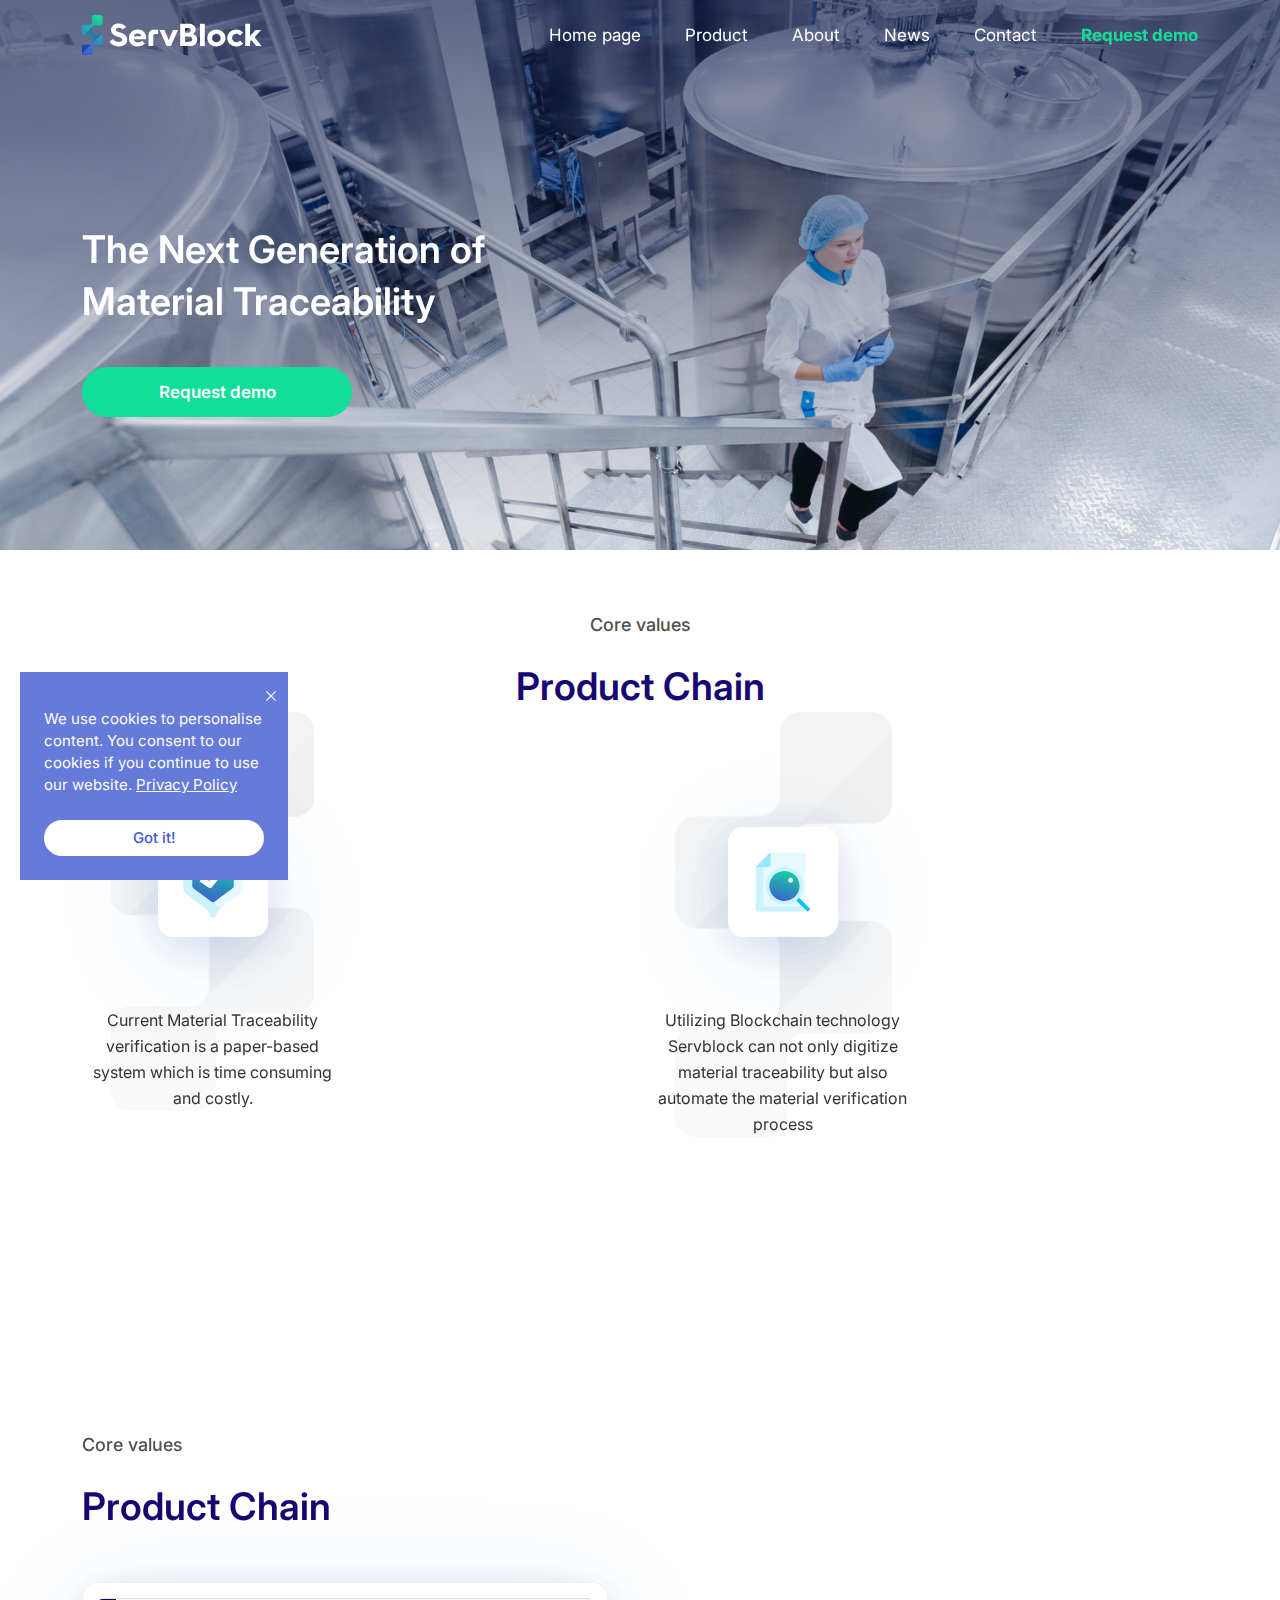
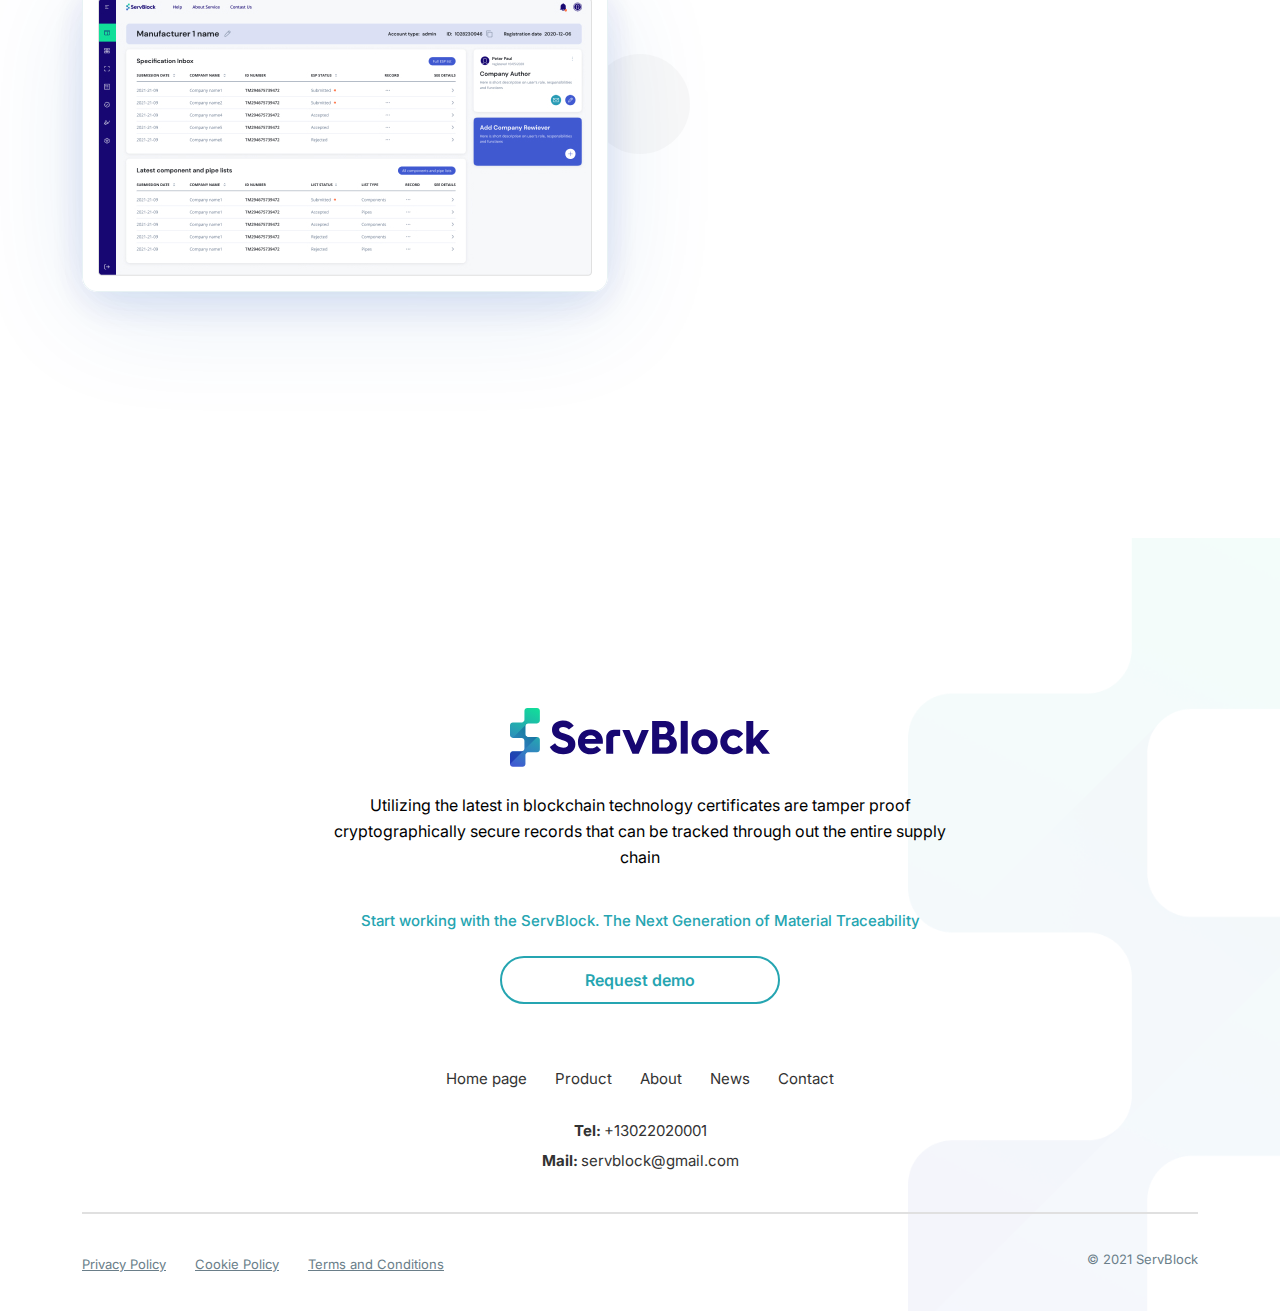
<file: index.html>
<!DOCTYPE html>
<html lang="en">

<head>
    <meta charset="UTF-8">
    <meta http-equiv="X-UA-Compatible" content="IE=edge">
    <meta name="viewport" content="width=device-width, initial-scale=1.0">
    <title>Main</title>
    <link rel="shortcut icon" href="favico.png" type="image/png">
    <link rel="stylesheet" href="css/bootstrap.min.css">
    <link rel="stylesheet" href="css/aos.css">
    <link rel="stylesheet" href="css/common.css">
    <link rel="stylesheet" href="css/responsive.css">
</head>

<body>
    <div class="page-wrapper">
        <header class="header">
            <div class="container">
                <div class="row">
                    <div class="col-md-3">
                        <div class="header__logo">
                            <a href="index.html">
                                <img src="img/logo.svg" class="whitetext" alt="logo">
                                <img src="img/logo-blue.svg" class="bluetext" alt="logo">
                            </a>
                        </div>
                    </div>
                    <div class="col-md-9">
                        <button class="closemenu">
                            <img src="img/close.svg" alt="close menu">
                        </button>
                        <nav class="header__menu">
                            <ul>
                                <li><a href="index.html">Home page</a></li>
                                <li><a href="product.html">Product</a></li>
                                <li><a href="about-us.html">About</a></li>
                                <li><a href="news.html">News</a></li>
                                <li><a href="contacts.html">Contact</a></li>
                                <li class="green"><a href="request-demo.html"><span>Request demo</span></a></li>
                            </ul>
                        </nav>
                    </div>
                    <button class="menuburger">
                        <?xml version="1.0" encoding="iso-8859-1"?>
                        <!-- Generator: Adobe Illustrator 19.0.0, SVG Export Plug-In . SVG Version: 6.00 Build 0)  -->
                        <svg version="1.1" id="Capa_1" xmlns="http://www.w3.org/2000/svg"
                            xmlns:xlink="http://www.w3.org/1999/xlink" x="0px" y="0px" viewBox="0 0 341.333 341.333"
                            style="enable-background:new 0 0 341.333 341.333;" xml:space="preserve">
                            <g>
                                <g>
                                    <rect y="277.333" width="341.333" height="42.667" />
                                </g>
                            </g>
                            <g>
                                <g>
                                    <rect y="149.333" width="341.333" height="42.667" />
                                </g>
                            </g>
                            <g>
                                <g>
                                    <rect y="21.333" width="341.333" height="42.667" />
                                </g>
                            </g>

                        </svg>

                    </button>
                </div>
            </div>



        </header>

        <main class="main">
            <section class="mainsect home">
                <div class="container">
                    <div class="mainsect__textbox">
                        <h1 data-aos="fade-left">The Next Generation of
                            Material Traceability
                        </h1>
                        <div class="mainsect__buttons" data-aos="fade-left" data-aos-delay="300">
                            <a href="request-demo.html" class="custombtn greenbtn">Request demo</a>
                        </div>
                    </div>
                </div>
                <img src="img/pic2.jpg" alt="img">
            </section>

            <section class="product-chain">
                <div class="container">
                    <h6>Core values</h6>
                    <h2>Product Chain</h2>
                    <div class="row">
                        <div class="col-lg-3 col-sm-6">
                            <div class="chainblock" data-aos="fade-up">
                                <div class="chainblock__pic">
                                    <div class="chainblock__picwrap">
                                        <img src="img/chain1.svg" alt="icon">
                                    </div>
                                </div>
                                <div class="chainblock__text">
                                    <p>
                                        Current Material Traceability verification is a paper-based system which is time
                                        consuming and costly.
                                    </p>
                                </div>
                            </div>
                        </div>
                        <div class="col-lg-3 col-sm-6">
                            <div class="chainblock" data-aos="fade-up">
                                <div class="chainblock__pic">
                                    <div class="chainblock__picwrap">
                                        <img src="img/chain2.svg" alt="icon">
                                    </div>
                                </div>
                                <div class="chainblock__text">
                                    <p>
                                        Modern fast track projects require a fast track solution
                                    </p>
                                </div>
                            </div>
                        </div>
                        <div class="col-lg-3 col-sm-6">
                            <div class="chainblock" data-aos="fade-up">
                                <div class="chainblock__pic">
                                    <div class="chainblock__picwrap">
                                        <img src="img/chain3.svg" alt="icon">
                                    </div>
                                </div>
                                <div class="chainblock__text">
                                    <p>
                                        Utilizing Blockchain technology Servblock can not only digitize material
                                        traceability but also automate the material verification process
                                    </p>
                                </div>
                            </div>
                        </div>
                        <div class="col-lg-3 col-sm-6">
                            <div class="chainblock" data-aos="fade-up">
                                <div class="chainblock__pic">
                                    <div class="chainblock__picwrap">
                                        <img src="img/chain4.svg" alt="icon">
                                    </div>
                                </div>
                                <div class="chainblock__text">
                                    <p>
                                        Ensure GMP compliance throughout the supply chain
                                    </p>
                                </div>
                            </div>
                        </div>
                    </div>
                </div>
            </section>

            <section class="benefits">
                <div class="container">
                    <div class="row">
                        <div class="col-lg-6">
                            <div class="benefits__left">
                                <h6>Core values</h6>
                                <h2>Product Chain</h2>
                                <img src="img/benefitspic.jpg" alt="img">
                            </div>
                        </div>
                        <div class="col-lg-6">
                            <div class="benefits__descr">
                                <div class="benefit-text" data-aos="fade-left">
                                    <p class="title">Lorem Ipsum</p>
                                    <div class="descr">
                                        <p>
                                            Building trust between manufacturers, assemblers and end users by empowering
                                            cross organizational cooperation backed by the creation of tamperproof
                                            blockchain ledgers
                                        </p>
                                    </div>
                                </div>
                                <div class="benefit-text" data-aos="fade-left">
                                    <p class="title">Lorem Ipsum</p>
                                    <div class="descr">
                                        <p>
                                            Reducing the material verification effort by up to 90%
                                        </p>
                                    </div>
                                </div>
                                <div class="benefit-text" data-aos="fade-left">
                                    <p class="title">Lorem Ipsum</p>
                                    <div class="descr">
                                        <p>
                                            Easily searchable database of fully validated material records traceable at
                                            the component level
                                        </p>
                                    </div>
                                </div>
                                <div class="benefit-text" data-aos="fade-left">
                                    <p class="title">Lorem Ipsum</p>
                                    <div class="descr">
                                        <p>
                                            Create efficient and cost-effective workflows while reducing excessive
                                            document reviews and approvals, duplicate roles and responsibilities,
                                            inconsistent practices, institutional silos and other problems.
                                        </p>
                                    </div>
                                </div>
                                <div class="benefit-text" data-aos="fade-left">
                                    <p class="title">Lorem Ipsum</p>
                                    <div class="descr">
                                        <p>
                                            Digital verification of certificates eliminates human error while ensuring
                                            compliance to predetermined specifications
                                        </p>
                                    </div>
                                </div>
                                <div class="benefit-text" data-aos="fade-left">
                                    <p class="title">Lorem Ipsum</p>
                                    <div class="descr">
                                        <p>
                                            Digital verification of certificates eliminates human error while ensuring
                                            compliance to predetermined specifications
                                        </p>
                                    </div>
                                </div>
                            </div>
                        </div>
                    </div>
                </div>
                <div class="benefits__circle"></div>
            </section>
        </main>

        <footer class="footer">
            <div class="container">
                <div class="footer__logo"><a href="index.html"><img src="img/logo-footer.svg" alt="logo"></a></div>
                <div class="footer__descr">
                    <p>
                        Utilizing the latest in blockchain technology certificates are tamper proof
                        cryptographically
                        secure
                        records that can be tracked through out the entire supply chain
                    </p>
                </div>
                <div class="reqdemobox">
                    <p>Start working with the ServBlock. The Next Generation of Material Traceability</p>
                    <a href="request-demo.html" class="custombtn darkgreen">Request demo</a>
                </div>
                <div class="footer__inf">
                    <ul class="footer__nav">
                        <li><a href="index.html">Home page</a></li>
                        <li><a href="product.html">Product</a></li>
                        <li><a href="about-us.html">About</a></li>
                        <li><a href="news.html">News</a></li>
                        <li><a href="contacts.html">Contact</a></li>
                    </ul>
                    <ul class="footer__contacts">
                        <li>Tel:<a href="tel:+13022020001">+13022020001</a></li>
                        <li>Mail:<a href="mailto:servblock@gmail.com">servblock@gmail.com</a></li>
                    </ul>
                </div>
                <div class="footer__bottsect d-flex justify-content-between">
                    <ul>
                        <li><a href="privacy.html">Privacy Policy</a></li>
                        <li><a href="cookie.html">Cookie Policy</a></li>
                        <li><a href="terms.html">Terms and Conditions</a></li>
                    </ul>
                    <span>© 2021 ServBlock</span>
                </div>
            </div>



        </footer>

        <div class="cookie">
            <span class="cookie__close"><img src="img/close-white.svg" alt="close"></span>
            <p>
                We use cookies to personalise content. You consent to our cookies if you continue to use our website.
                <a href="privacy.html">Privacy Policy</a>
            </p>
            <button class="cookie__apply">Got it!</button>
        </div>
    </div>

    <script src="js/jquery.js"></script>
    <script src="js/bootstrap.min.js"></script>
    <script src="js/aos.js"></script>
    <script src="js/common.js"></script>
</body>

</html>
</file>
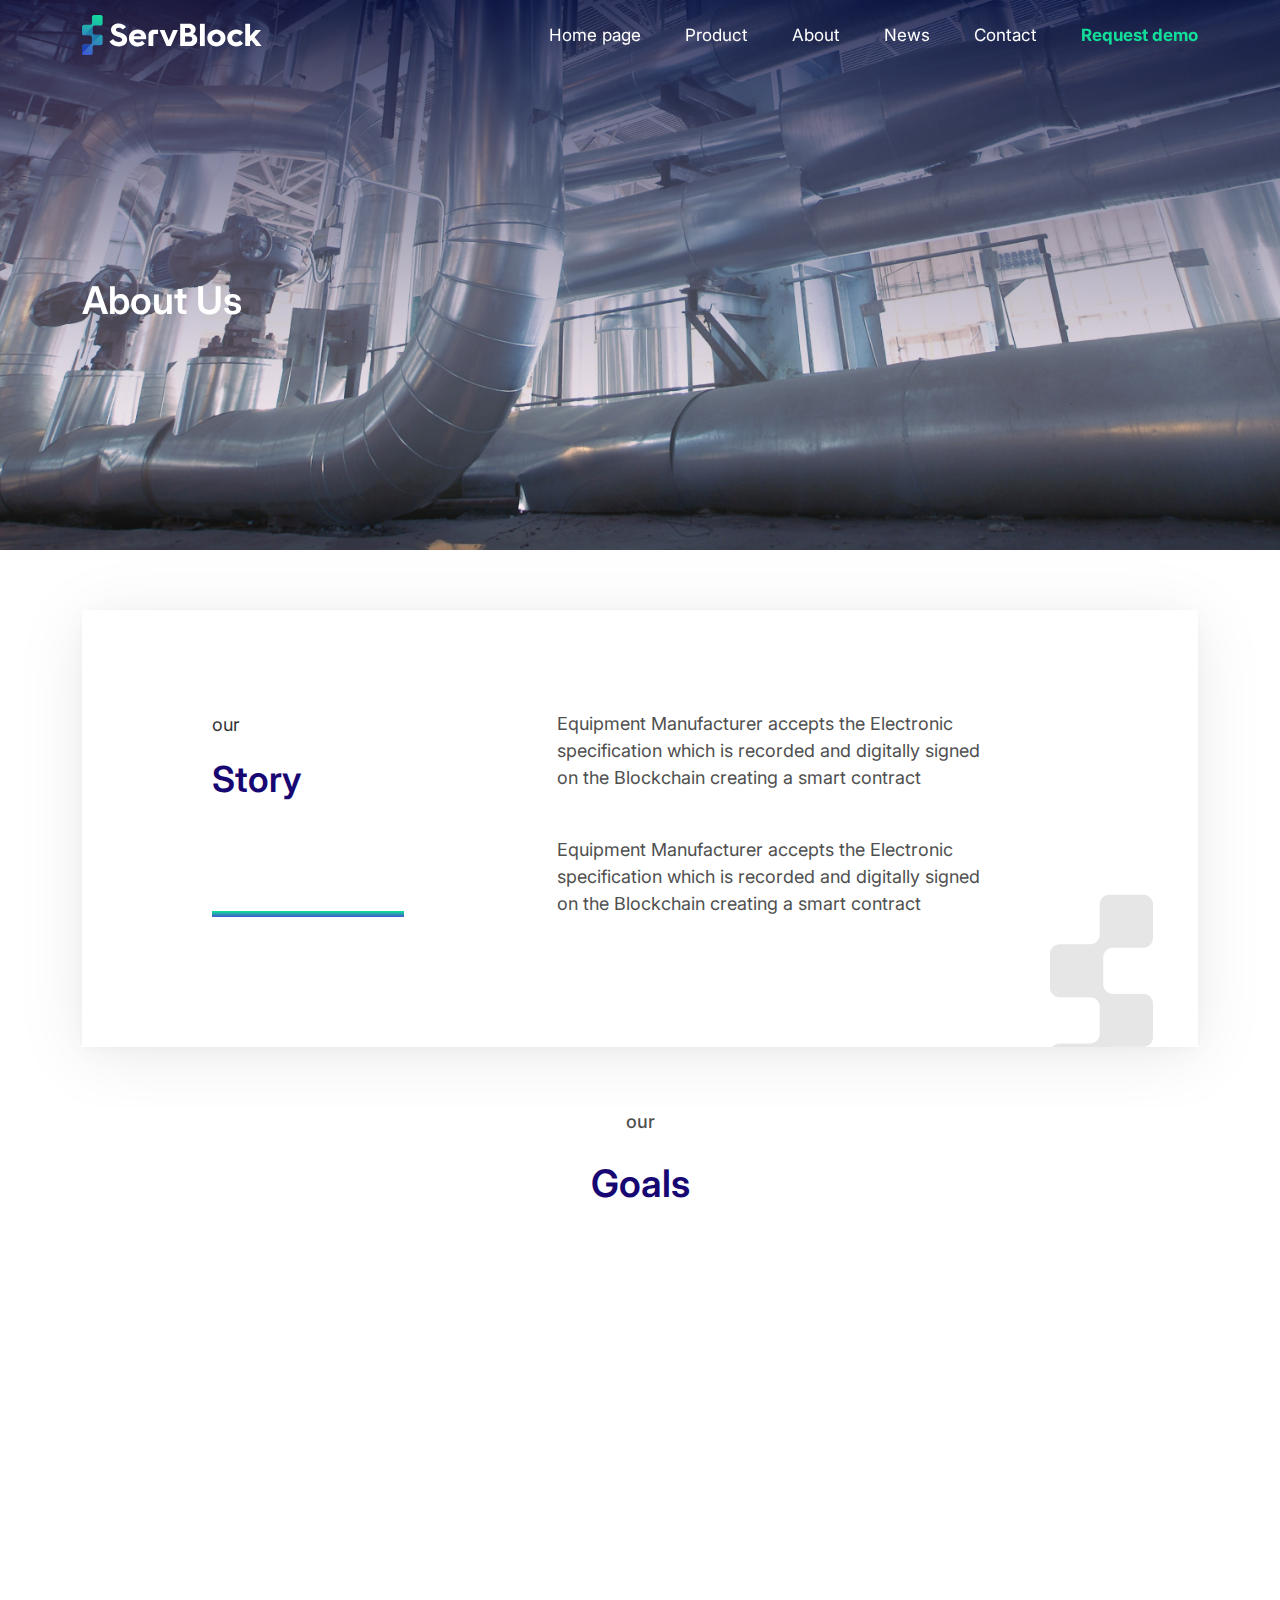
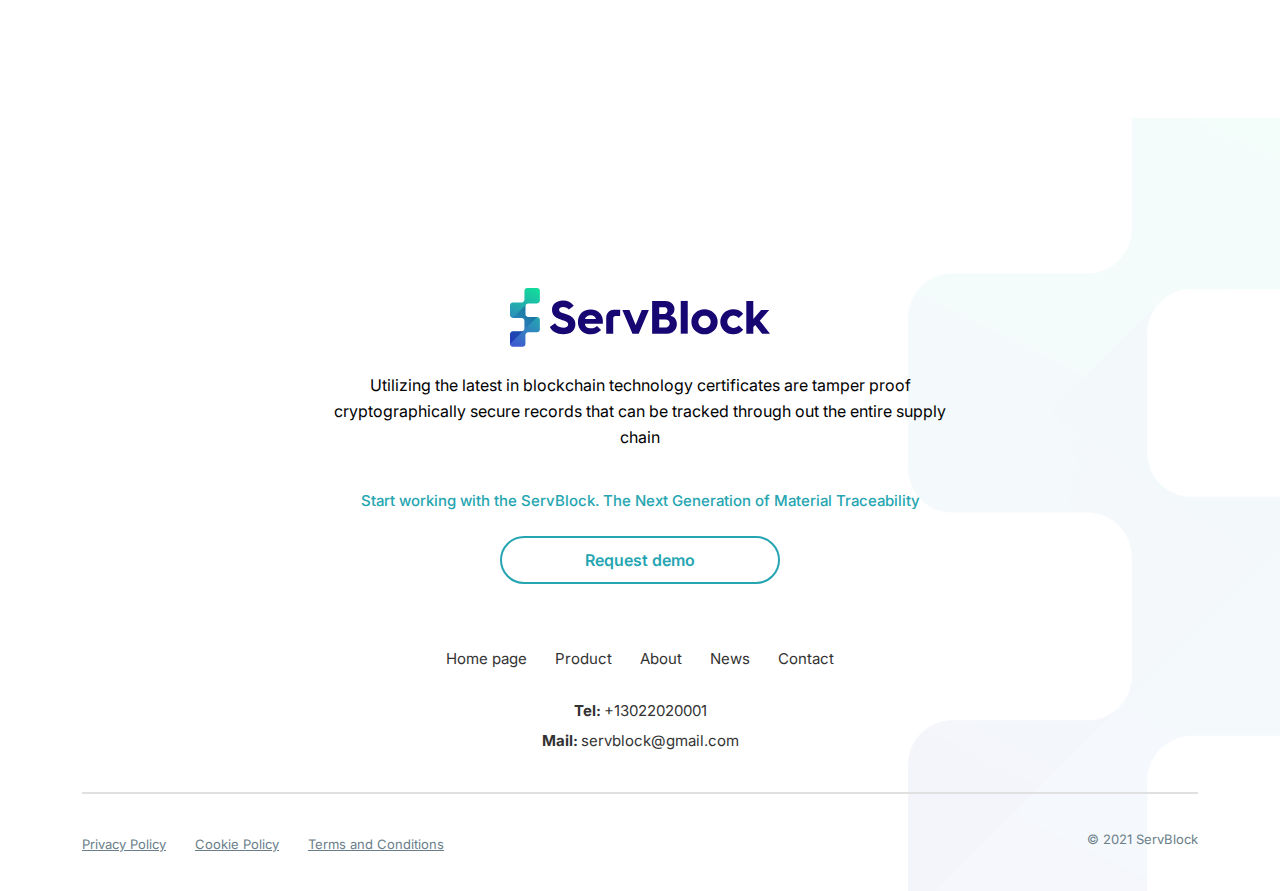
<file: about-us.html>
<!DOCTYPE html>
<html lang="en">

<head>
    <meta charset="UTF-8">
    <meta http-equiv="X-UA-Compatible" content="IE=edge">
    <meta name="viewport" content="width=device-width, initial-scale=1.0">
    <title>About Us</title>
    <link rel="shortcut icon" href="favico.png" type="image/png">
    <link rel="stylesheet" href="css/bootstrap.min.css">
    <link rel="stylesheet" href="css/aos.css">
    <link rel="stylesheet" href="css/common.css">
    <link rel="stylesheet" href="css/responsive.css">
</head>

<body>
    <div class="page-wrapper">
        <header class="header">
            <div class="container">
                <div class="row">
                    <div class="col-md-3">
                        <div class="header__logo">
                            <a href="index.html">
                                <img src="img/logo.svg" class="whitetext" alt="logo">
                                <img src="img/logo-blue.svg" class="bluetext" alt="logo">
                            </a>
                        </div>
                    </div>
                    <div class="col-md-9">
                        <button class="closemenu">
                            <img src="img/close.svg" alt="close menu">
                        </button>
                        <nav class="header__menu">
                            <ul>
                                <li><a href="index.html">Home page</a></li>
                                <li><a href="product.html">Product</a></li>
                                <li><a href="about-us.html">About</a></li>
                                <li><a href="news.html">News</a></li>
                                <li><a href="contacts.html">Contact</a></li>
                                <li class="green"><a href="request-demo.html"><span>Request demo</span></a></li>
                            </ul>
                        </nav>
                    </div>
                    <button class="menuburger">
                        <?xml version="1.0" encoding="iso-8859-1"?>
                        <svg version="1.1" id="Capa_1" xmlns="http://www.w3.org/2000/svg"
                            xmlns:xlink="http://www.w3.org/1999/xlink" x="0px" y="0px" viewBox="0 0 341.333 341.333"
                            style="enable-background:new 0 0 341.333 341.333;" xml:space="preserve">
                            <g>
                                <g>
                                    <rect y="277.333" width="341.333" height="42.667" />
                                </g>
                            </g>
                            <g>
                                <g>
                                    <rect y="149.333" width="341.333" height="42.667" />
                                </g>
                            </g>
                            <g>
                                <g>
                                    <rect y="21.333" width="341.333" height="42.667" />
                                </g>
                            </g>

                        </svg>

                    </button>
                </div>
            </div>
        </header>

        <main class="main">
            <section class="mainsect moreblue">
                <div class="container">
                    <div class="mainsect__textbox">
                        <h1 data-aos="fade-left">About Us</h1>
                    </div>
                </div>
                <img src="img/pic4.jpg" alt="img">
            </section>

            <section class="ourstory">
                <div class="container">
                    <div class="ourstory__wrapp">
                        <div class="row">
                            <div class="col-lg-5">
                                <div class="ourstory-title">
                                    <span>our</span>
                                    <p>Story</p>
                                </div>
                            </div>
                            <div class="col-lg-7">
                                <div class="ourstory__descr">
                                    <p>
                                        Equipment Manufacturer accepts the Electronic specification which is recorded
                                        and digitally signed on the Blockchain creating a smart contract
                                    </p>
                                    <p>
                                        Equipment Manufacturer accepts the Electronic specification which is recorded
                                        and digitally signed on the Blockchain creating a smart contract
                                    </p>
                                </div>
                            </div>
                        </div>
                    </div>
                </div>
            </section>

            <section class="product-chain goals">
                <div class="container">
                    <h6>our</h6>
                    <h2>Goals</h2>
                    <div class="row">
                        <div class="col-lg-3 col-sm-6">
                            <div class="chainblock" data-aos="fade-up">
                                <div class="chainblock__pic">
                                    <div class="chainblock__picwrap">
                                        <img src="img/goal1.svg" alt="icon">
                                    </div>
                                </div>
                                <div class="chainblock__text">
                                    <p class="title">Integrity</p>
                                    <p>
                                        Our first principal is honesty, which helps us meet the expectations we create
                                    </p>
                                </div>
                            </div>
                        </div>
                        <div class="col-lg-3 col-sm-6">
                            <div class="chainblock" data-aos="fade-up">
                                <div class="chainblock__pic">
                                    <div class="chainblock__picwrap">
                                        <img src="img/goal2.svg" alt="icon">
                                    </div>
                                </div>
                                <div class="chainblock__text">
                                    <p class="title">Commitment</p>
                                    <p>
                                        Our commitment to our work and our clients is an unbreakable bond
                                    </p>
                                </div>
                            </div>
                        </div>
                        <div class="col-lg-3 col-sm-6">
                            <div class="chainblock" data-aos="fade-up">
                                <div class="chainblock__pic">
                                    <div class="chainblock__picwrap">
                                        <img src="img/goal3.svg" alt="icon">
                                    </div>
                                </div>
                                <div class="chainblock__text">
                                    <p class="title">Passion</p>
                                    <p>
                                        Passion drives us to perform better, progress continually and deliver timely
                                    </p>
                                </div>
                            </div>
                        </div>
                        <div class="col-lg-3 col-sm-6">
                            <div class="chainblock" data-aos="fade-up">
                                <div class="chainblock__pic">
                                    <div class="chainblock__picwrap">
                                        <img src="img/goal4.svg" alt="icon">
                                    </div>
                                </div>
                                <div class="chainblock__text">
                                    <p class="title">Learning</p>
                                    <p>
                                        Our team is always learning something new to get better at what they do
                                    </p>
                                </div>
                            </div>
                        </div>
                        <div class="col-lg-3 col-sm-6">
                            <div class="chainblock" data-aos="fade-up">
                                <div class="chainblock__pic">
                                    <div class="chainblock__picwrap">
                                        <img src="img/goal5.svg" alt="icon">
                                    </div>
                                </div>
                                <div class="chainblock__text">
                                    <p class="title">Team-work</p>
                                    <p>
                                        Our team members are all about helping each other
                                    </p>
                                </div>
                            </div>
                        </div>
                    </div>
                </div>
            </section>

        </main>

        <footer class="footer">
            <div class="container">
                <div class="footer__logo"><a href="index.html"><img src="img/logo-footer.svg" alt="logo"></a></div>
                <div class="footer__descr">
                    <p>
                        Utilizing the latest in blockchain technology certificates are tamper proof
                        cryptographically
                        secure
                        records that can be tracked through out the entire supply chain
                    </p>
                </div>
                <div class="reqdemobox">
                    <p>Start working with the ServBlock. The Next Generation of Material Traceability</p>
                    <a href="request-demo.html" class="custombtn darkgreen">Request demo</a>
                </div>
                <div class="footer__inf">
                    <ul class="footer__nav">
                        <li><a href="index.html">Home page</a></li>
                        <li><a href="product.html">Product</a></li>
                        <li><a href="about-us.html">About</a></li>
                        <li><a href="news.html">News</a></li>
                        <li><a href="contacts.html">Contact</a></li>
                    </ul>
                    <ul class="footer__contacts">
                        <li>Tel:<a href="tel:+13022020001">+13022020001</a></li>
                        <li>Mail:<a href="mailto:servblock@gmail.com">servblock@gmail.com</a></li>
                    </ul>
                </div>
                <div class="footer__bottsect d-flex justify-content-between">
                    <ul>
                        <li><a href="privacy.html">Privacy Policy</a></li>
                        <li><a href="cookie.html">Cookie Policy</a></li>
                        <li><a href="terms.html">Terms and Conditions</a></li>
                    </ul>
                    <span>© 2021 ServBlock</span>
                </div>
            </div>
        </footer>
    </div>


    <script src="js/jquery.js"></script>
    <script src="js/aos.js"></script>
    <script src="js/bootstrap.min.js"></script>
    <script src="js/common.js"></script>
</body>

</html>
</file>
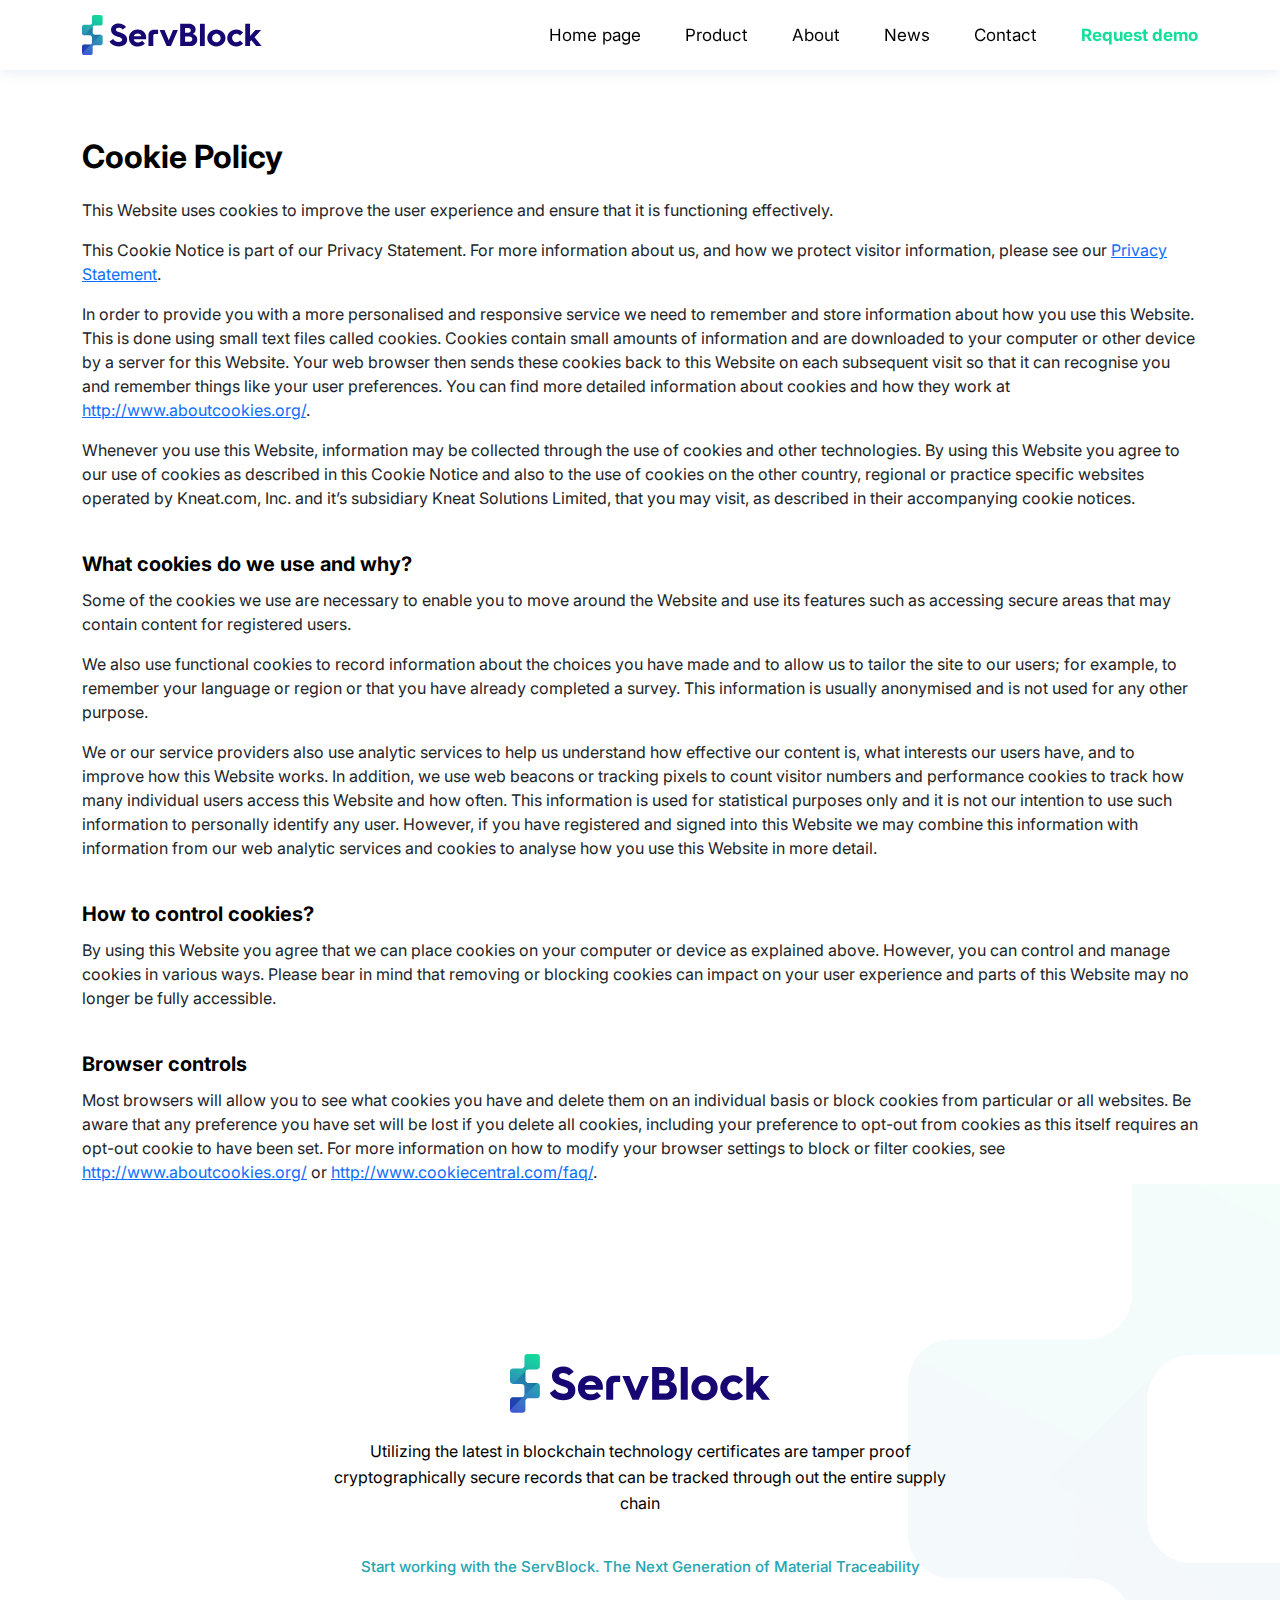
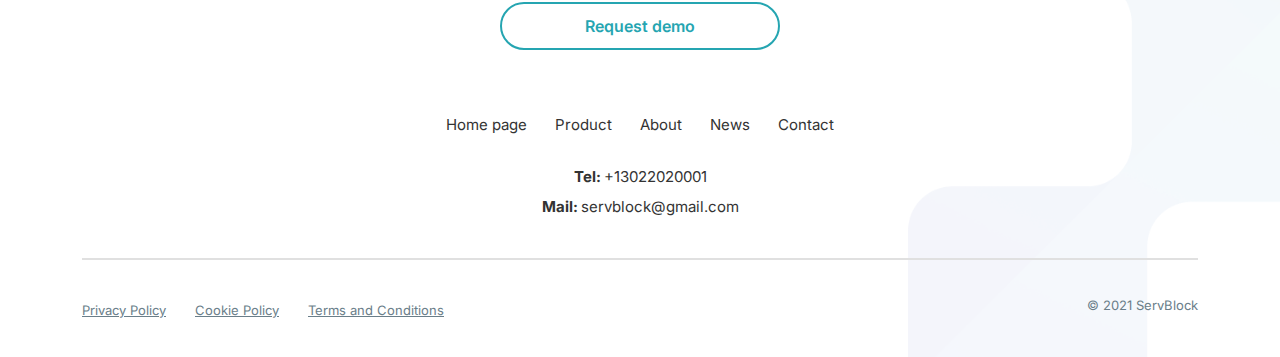
<file: cookie.html>
<!DOCTYPE html>
<html lang="en">

<head>
    <meta charset="UTF-8">
    <meta http-equiv="X-UA-Compatible" content="IE=edge">
    <meta name="viewport" content="width=device-width, initial-scale=1.0">
    <title>Cookie Policy</title>
    <link rel="shortcut icon" href="favico.png" type="image/png">
    <link rel="stylesheet" href="css/bootstrap.min.css">
    <link rel="stylesheet" href="css/select2.min.css">
    <link rel="stylesheet" href="css/aos.css">
    <link rel="stylesheet" href="css/common.css">
    <link rel="stylesheet" href="css/responsive.css">
</head>

<body>
    <div class="page-wrapper">
        <header class="header white onlywhite">
            <div class="container">
                <div class="row">
                    <div class="col-md-3">
                        <div class="header__logo">
                            <a href="index.html">
                                <img src="img/logo.svg" class="whitetext" alt="logo">
                                <img src="img/logo-blue.svg" class="bluetext" alt="logo">
                            </a>
                        </div>
                    </div>
                    <div class="col-md-9">
                        <button class="closemenu">
                            <img src="img/close.svg" alt="close menu">
                        </button>
                        <nav class="header__menu">
                            <ul>
                                <li><a href="index.html">Home page</a></li>
                                <li><a href="product.html">Product</a></li>
                                <li><a href="about-us.html">About</a></li>
                                <li><a href="news.html">News</a></li>
                                <li><a href="contacts.html">Contact</a></li>
                                <li class="green"><a href="request-demo.html"><span>Request demo</span></a></li>
                            </ul>
                        </nav>
                    </div>
                    <button class="menuburger">
                        <?xml version="1.0" encoding="iso-8859-1"?>
                        <!-- Generator: Adobe Illustrator 19.0.0, SVG Export Plug-In . SVG Version: 6.00 Build 0)  -->
                        <svg version="1.1" id="Capa_1" xmlns="http://www.w3.org/2000/svg"
                            xmlns:xlink="http://www.w3.org/1999/xlink" x="0px" y="0px" viewBox="0 0 341.333 341.333"
                            style="enable-background:new 0 0 341.333 341.333;" xml:space="preserve">
                            <g>
                                <g>
                                    <rect y="277.333" width="341.333" height="42.667" />
                                </g>
                            </g>
                            <g>
                                <g>
                                    <rect y="149.333" width="341.333" height="42.667" />
                                </g>
                            </g>
                            <g>
                                <g>
                                    <rect y="21.333" width="341.333" height="42.667" />
                                </g>
                            </g>

                        </svg>

                    </button>
                </div>
            </div>
        </header>

        <main class="main main__headpadd">
            <div class="container">
                <div class="textpage">
                    <h1>Cookie Policy</h1>
                    <div class="textpage__block">
                        <p>
                            This Website uses cookies to improve the user experience and ensure that it is functioning
                            effectively.
                        </p>
                        <p>
                            This Cookie Notice is part of our Privacy Statement. For more information about us, and how
                            we protect visitor information, please see our <a href="privacy.html">Privacy Statement</a>.
                        </p>
                        <p>
                            In order to provide you with a more personalised and responsive service we need to remember
                            and store information about how you use this Website. This is done using small text files
                            called cookies. Cookies contain small amounts of information and are downloaded to your
                            computer or other device by a server for this Website. Your web browser then sends these
                            cookies back to this Website on each subsequent visit so that it can recognise you and
                            remember things like your user preferences. You can find more detailed information about
                            cookies and how they work at
                            <a href="http://www.aboutcookies.org/">http://www.aboutcookies.org/</a>.
                        </p>
                        <p>
                            Whenever you use this Website, information may be collected through the use of cookies and
                            other technologies. By using this Website you agree to our use of cookies as described in
                            this Cookie Notice and also to the use of cookies on the other country, regional or practice
                            specific websites operated by Kneat.com, Inc. and it’s subsidiary Kneat Solutions Limited,
                            that you may visit, as described in their accompanying cookie notices.
                        </p>
                    </div>
                    <div class="textpage__block">
                        <h5>What cookies do we use and why?</h5>
                        <p>
                            Some of the cookies we use are necessary to enable you to move around the Website and use
                            its features such as accessing secure areas that may contain content for registered users.
                        </p>
                        <p>
                            We also use functional cookies to record information about the choices you have made and to
                            allow us to tailor the site to our users; for example, to remember your language or region
                            or that you have already completed a survey. This information is usually anonymised and is
                            not used for any other purpose.
                        </p>
                        <p>
                            We or our service providers also use analytic services to help us understand how effective
                            our content is, what interests our users have, and to improve how this Website works. In
                            addition, we use web beacons or tracking pixels to count visitor numbers and performance
                            cookies to track how many individual users access this Website and how often. This
                            information is used for statistical purposes only and it is not our intention to use such
                            information to personally identify any user. However, if you have registered and signed into
                            this Website we may combine this information with information from our web analytic services
                            and cookies to analyse how you use this Website in more detail.
                        </p>
                    </div>
                    <div class="textpage__block">
                        <h5>How to control cookies?</h5>
                        <p>
                            By using this Website you agree that we can place cookies on your computer or device as
                            explained above. However, you can control and manage cookies in various ways. Please bear in
                            mind that removing or blocking cookies can impact on your user experience and parts of this
                            Website may no longer be fully accessible.
                        </p>
                    </div>
                    <div class="textpage__block">
                        <h5>Browser controls</h5>
                        <p>
                            Most browsers will allow you to see what cookies you have and delete them on an individual
                            basis or block cookies from particular or all websites. Be aware that any preference you
                            have set will be lost if you delete all cookies, including your preference to opt-out from
                            cookies as this itself requires an opt-out cookie to have been set. For more information on
                            how to modify your browser settings to block or filter cookies, see
                            <a href="http://www.aboutcookies.org/">http://www.aboutcookies.org/</a> or
                            <a href="http://www.cookiecentral.com/faq/">http://www.cookiecentral.com/faq/</a>.
                        </p>
                    </div>
                </div>
            </div>
        </main>

        <footer class="footer">
            <div class="container">
                <div class="footer__logo"><a href="index.html"><img src="img/logo-footer.svg" alt="logo"></a></div>
                <div class="footer__descr">
                    <p>
                        Utilizing the latest in blockchain technology certificates are tamper proof
                        cryptographically
                        secure
                        records that can be tracked through out the entire supply chain
                    </p>
                </div>
                <div class="reqdemobox">
                    <p>Start working with the ServBlock. The Next Generation of Material Traceability</p>
                    <a href="request-demo.html" class="custombtn darkgreen">Request demo</a>
                </div>
                <div class="footer__inf">
                    <ul class="footer__nav">
                        <li><a href="index.html">Home page</a></li>
                        <li><a href="product.html">Product</a></li>
                        <li><a href="about-us.html">About</a></li>
                        <li><a href="news.html">News</a></li>
                        <li><a href="contacts.html">Contact</a></li>
                    </ul>
                    <ul class="footer__contacts">
                        <li>Tel:<a href="tel:+13022020001">+13022020001</a></li>
                        <li>Mail:<a href="mailto:servblock@gmail.com">servblock@gmail.com</a></li>
                    </ul>
                </div>
                <div class="footer__bottsect d-flex justify-content-between">
                    <ul>
                        <li><a href="privacy.html">Privacy Policy</a></li>
                        <li><a href="cookie.html">Cookie Policy</a></li>
                        <li><a href="terms.html">Terms and Conditions</a></li>
                    </ul>
                    <span>© 2021 ServBlock</span>
                </div>
            </div>
        </footer>

    </div>

    <script src="js/jquery.js"></script>
    <script src="js/bootstrap.min.js"></script>
    <script src="js/aos.js"></script>
    <script src="js/select2.min.js"></script>
    <script src="js/common.js"></script>



</body>

</html>
</file>
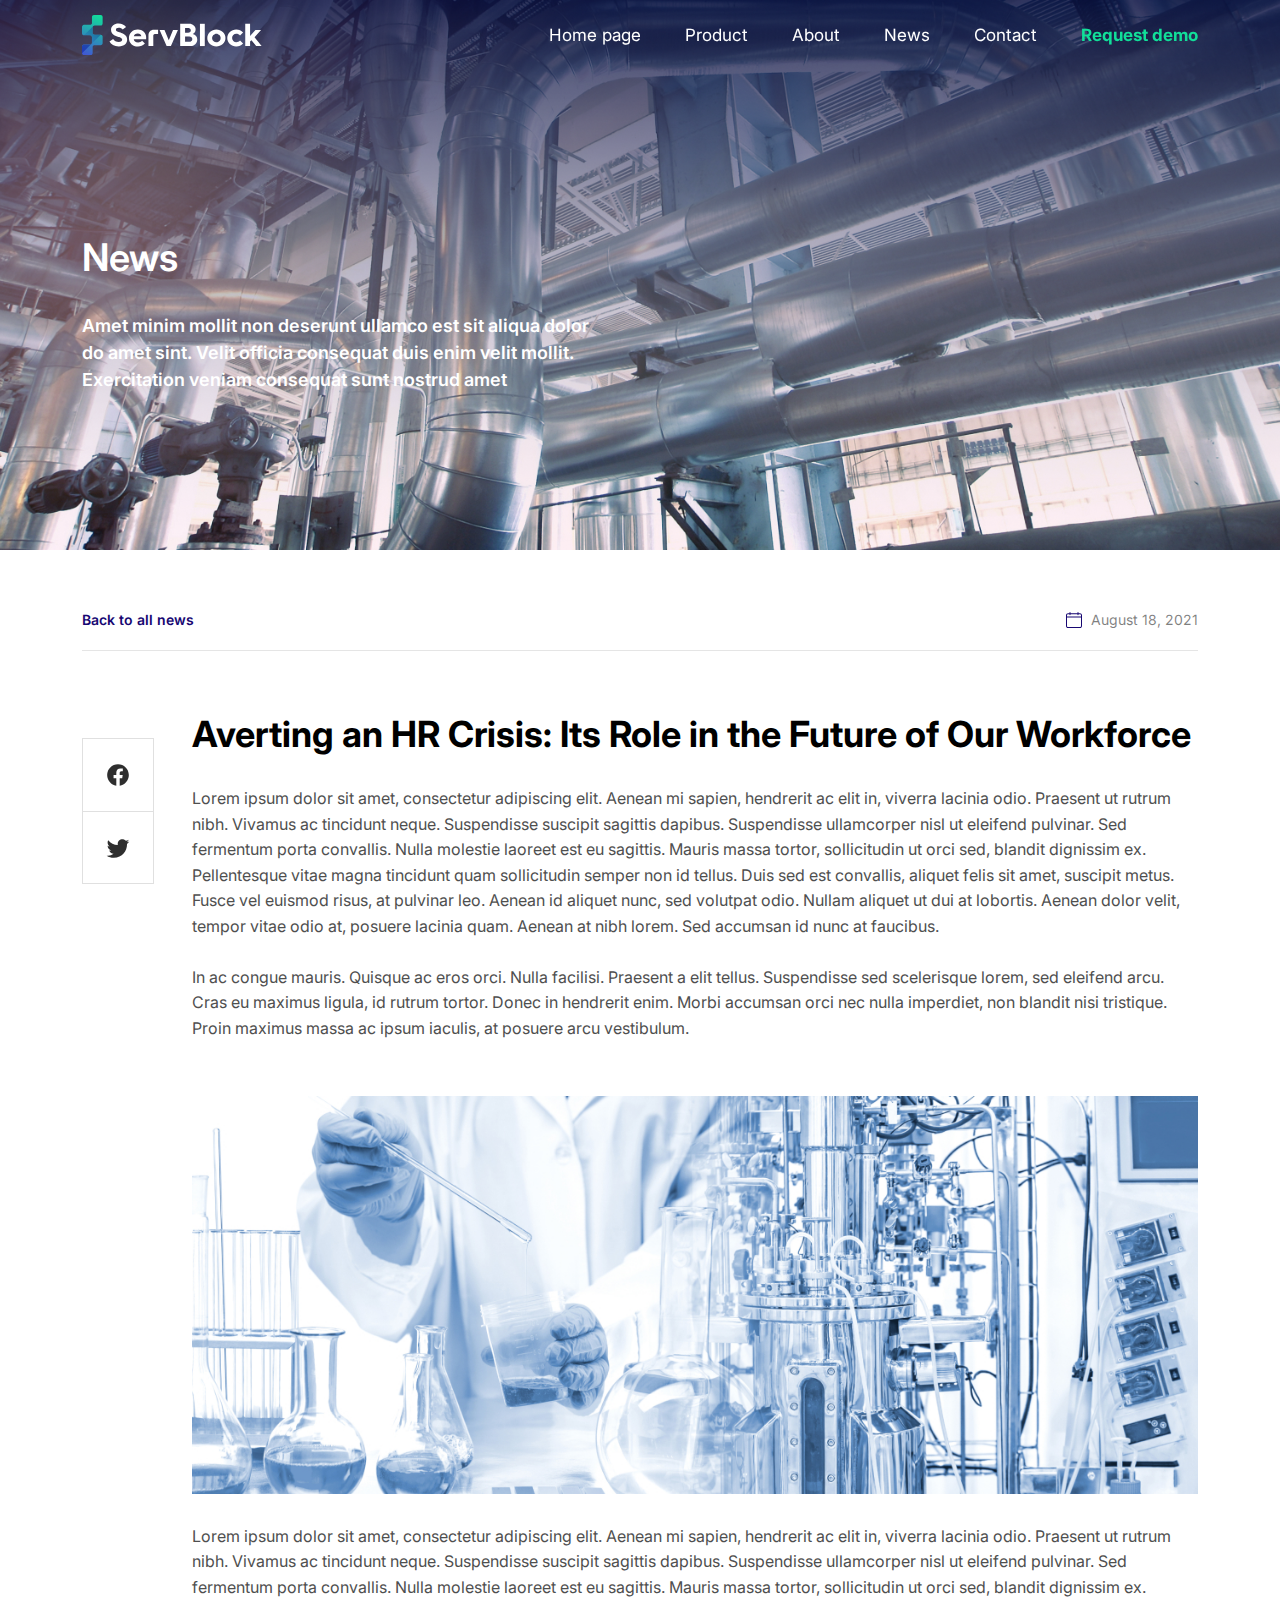
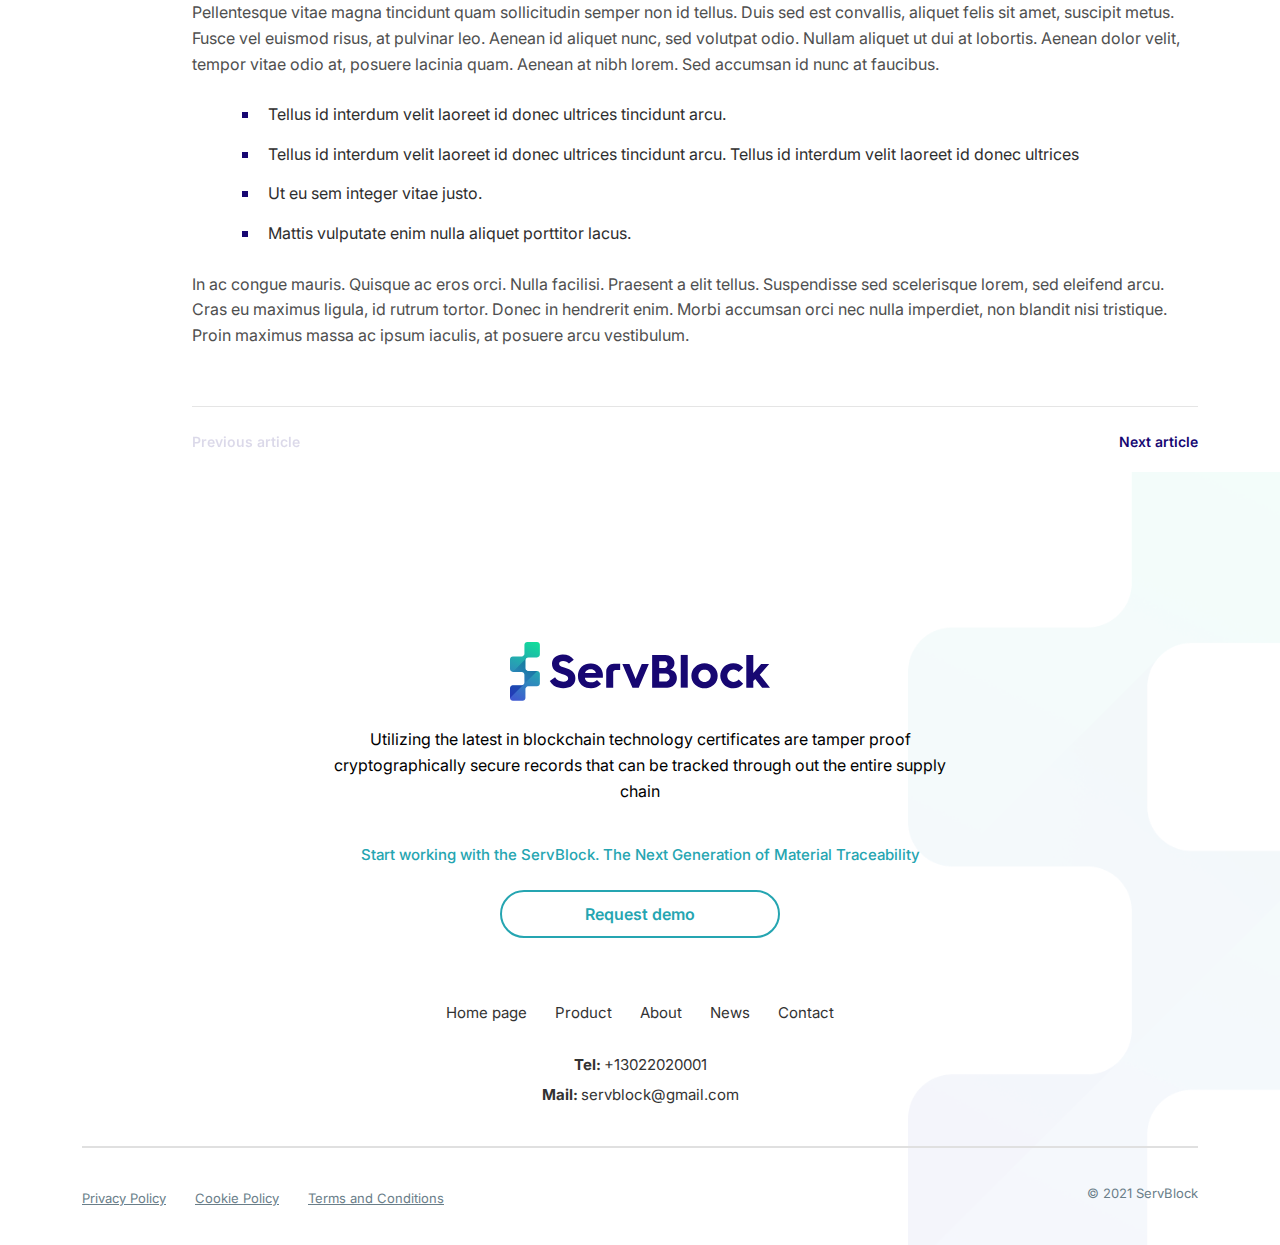
<file: new.html>
<!DOCTYPE html>
<html lang="en">

<head>
    <meta charset="UTF-8">
    <meta http-equiv="X-UA-Compatible" content="IE=edge">
    <meta name="viewport" content="width=device-width, initial-scale=1.0">
    <title>New</title>
    <link rel="shortcut icon" href="favico.png" type="image/png">
    <link rel="stylesheet" href="css/bootstrap.min.css">
    <link rel="stylesheet" href="css/aos.css">
    <link rel="stylesheet" href="css/common.css">
    <link rel="stylesheet" href="css/responsive.css">
</head>

<body>
    <div class="page-wrapper">
        <header class="header">
            <div class="container">
                <div class="row">
                    <div class="col-md-3">
                        <div class="header__logo">
                            <a href="index.html">
                                <img src="img/logo.svg" class="whitetext" alt="logo">
                                <img src="img/logo-blue.svg" class="bluetext" alt="logo">
                            </a>
                        </div>
                    </div>
                    <div class="col-md-9">
                        <button class="closemenu">
                            <img src="img/close.svg" alt="close menu">
                        </button>
                        <nav class="header__menu">
                            <ul>
                                <li><a href="index.html">Home page</a></li>
                                <li><a href="product.html">Product</a></li>
                                <li><a href="about-us.html">About</a></li>
                                <li><a href="news.html">News</a></li>
                                <li><a href="contacts.html">Contact</a></li>
                                <li class="green"><a href="request-demo.html"><span>Request demo</span></a></li>
                            </ul>
                        </nav>
                    </div>
                    <button class="menuburger">
                        <?xml version="1.0" encoding="iso-8859-1"?>
                        <!-- Generator: Adobe Illustrator 19.0.0, SVG Export Plug-In . SVG Version: 6.00 Build 0)  -->
                        <svg version="1.1" id="Capa_1" xmlns="http://www.w3.org/2000/svg"
                            xmlns:xlink="http://www.w3.org/1999/xlink" x="0px" y="0px" viewBox="0 0 341.333 341.333"
                            style="enable-background:new 0 0 341.333 341.333;" xml:space="preserve">
                            <g>
                                <g>
                                    <rect y="277.333" width="341.333" height="42.667" />
                                </g>
                            </g>
                            <g>
                                <g>
                                    <rect y="149.333" width="341.333" height="42.667" />
                                </g>
                            </g>
                            <g>
                                <g>
                                    <rect y="21.333" width="341.333" height="42.667" />
                                </g>
                            </g>

                        </svg>

                    </button>
                </div>
            </div>



        </header>

        <main class="main">
            <section class="mainsect moreblue new">
                <div class="container">
                    <div class="mainsect__textbox">
                        <h1>News</h1>
                        <p>
                            Amet minim mollit non deserunt ullamco est sit aliqua dolor do amet sint. Velit officia
                            consequat duis enim velit mollit. Exercitation veniam consequat sunt nostrud amet
                        </p>
                    </div>
                </div>
                <img src="img/newpic.jpg" alt="img">
            </section>

            <section class="newcontent">
                <div class="container">
                    <div class="newcontent__topsect">
                        <a href="news.html">Back to all news</a>
                        <span>August 18, 2021</span>
                    </div>
                    <div class="newcontent-main">
                        <div class="row">
                            <div class="newcontent__socialwrap">
                                <ul>
                                    <li><a href="#" target="_blank"><img src="img/fb.svg" alt="facebook"></a></li>
                                    <li><a href="#" target="_blank"><img src="img/twitter.svg" alt="twitter"></a></li>
                                </ul>

                            </div>
                            <div class="col">
                                <div class="newinfo">
                                    <h1>Averting an HR Crisis: Its Role in the Future of Our Workforce</h1>
                                    <p>
                                        Lorem ipsum dolor sit amet, consectetur adipiscing elit. Aenean mi sapien,
                                        hendrerit ac elit in, viverra lacinia odio. Praesent ut rutrum nibh. Vivamus ac
                                        tincidunt neque. Suspendisse suscipit sagittis dapibus. Suspendisse ullamcorper
                                        nisl ut eleifend pulvinar. Sed fermentum porta convallis. Nulla molestie laoreet
                                        est eu sagittis. Mauris massa tortor, sollicitudin ut orci sed, blandit
                                        dignissim ex. Pellentesque vitae magna tincidunt quam sollicitudin semper non id
                                        tellus. Duis sed est convallis, aliquet felis sit amet, suscipit metus. Fusce
                                        vel euismod risus, at pulvinar leo. Aenean id aliquet nunc, sed volutpat odio.
                                        Nullam aliquet ut dui at lobortis. Aenean dolor velit, tempor vitae odio at,
                                        posuere lacinia quam. Aenean at nibh lorem. Sed accumsan id nunc at faucibus.
                                    </p>
                                    <p>
                                        In ac congue mauris. Quisque ac eros orci. Nulla facilisi. Praesent a elit
                                        tellus. Suspendisse sed scelerisque lorem, sed eleifend arcu. Cras eu maximus
                                        ligula, id rutrum tortor. Donec in hendrerit enim. Morbi accumsan orci nec nulla
                                        imperdiet, non blandit nisi tristique. Proin maximus massa ac ipsum iaculis, at
                                        posuere arcu vestibulum.
                                    </p>
                                    <img src="img/newimg2.jpg" alt="img">
                                    <p>
                                        Lorem ipsum dolor sit amet, consectetur adipiscing elit. Aenean mi sapien,
                                        hendrerit ac elit in, viverra lacinia odio. Praesent ut rutrum nibh. Vivamus ac
                                        tincidunt neque. Suspendisse suscipit sagittis dapibus. Suspendisse ullamcorper
                                        nisl ut eleifend pulvinar. Sed fermentum porta convallis. Nulla molestie laoreet
                                        est eu sagittis. Mauris massa tortor, sollicitudin ut orci sed, blandit
                                        dignissim ex. Pellentesque vitae magna tincidunt quam sollicitudin semper non id
                                        tellus. Duis sed est convallis, aliquet felis sit amet, suscipit metus. Fusce
                                        vel euismod risus, at pulvinar leo. Aenean id aliquet nunc, sed volutpat odio.
                                        Nullam aliquet ut dui at lobortis. Aenean dolor velit, tempor vitae odio at,
                                        posuere lacinia quam. Aenean at nibh lorem. Sed accumsan id nunc at faucibus.
                                    </p>
                                    <ul>
                                        <li>Tellus id interdum velit laoreet id donec ultrices tincidunt arcu.</li>
                                        <li>Tellus id interdum velit laoreet id donec ultrices tincidunt arcu. Tellus id
                                            interdum velit laoreet id donec ultrices </li>
                                        <li>Ut eu sem integer vitae justo.</li>
                                        <li>Mattis vulputate enim nulla aliquet porttitor lacus.</li>
                                    </ul>
                                    <p>
                                        In ac congue mauris. Quisque ac eros orci. Nulla facilisi. Praesent a elit
                                        tellus. Suspendisse sed scelerisque lorem, sed eleifend arcu. Cras eu maximus
                                        ligula, id rutrum tortor. Donec in hendrerit enim. Morbi accumsan orci nec nulla
                                        imperdiet, non blandit nisi tristique. Proin maximus massa ac ipsum iaculis, at
                                        posuere arcu vestibulum.
                                    </p>
                                </div>
                                <div class="newcontent__bottsect">
                                    <a href="#" class="disabled">Previous article</a>
                                    <a href="#">Next article</a>
                                </div>
                            </div>
                        </div>
                    </div>

                </div>
            </section>

        </main>

        <footer class="footer">
            <div class="container">
                <div class="footer__logo"><a href="index.html"><img src="img/logo-footer.svg" alt="logo"></a></div>
                <div class="footer__descr">
                    <p>
                        Utilizing the latest in blockchain technology certificates are tamper proof
                        cryptographically
                        secure
                        records that can be tracked through out the entire supply chain
                    </p>
                </div>
                <div class="reqdemobox">
                    <p>Start working with the ServBlock. The Next Generation of Material Traceability</p>
                    <a href="request-demo.html" class="custombtn darkgreen">Request demo</a>
                </div>
                <div class="footer__inf">
                    <ul class="footer__nav">
                        <li><a href="index.html">Home page</a></li>
                        <li><a href="product.html">Product</a></li>
                        <li><a href="about-us.html">About</a></li>
                        <li><a href="news.html">News</a></li>
                        <li><a href="contacts.html">Contact</a></li>
                    </ul>
                    <ul class="footer__contacts">
                        <li>Tel:<a href="tel:+13022020001">+13022020001</a></li>
                        <li>Mail:<a href="mailto:servblock@gmail.com">servblock@gmail.com</a></li>
                    </ul>
                </div>
                <div class="footer__bottsect d-flex justify-content-between">
                    <ul>
                        <li><a href="privacy.html">Privacy Policy</a></li>
                        <li><a href="cookie.html">Cookie Policy</a></li>
                        <li><a href="terms.html">Terms and Conditions</a></li>
                    </ul>
                    <span>© 2021 ServBlock</span>
                </div>
            </div>



        </footer>
    </div>


    <script src="js/jquery.js"></script>
    <script src="js/aos.js"></script>
    <script src="js/bootstrap.min.js"></script>
    <script src="js/common.js"></script>
</body>

</html>
</file>
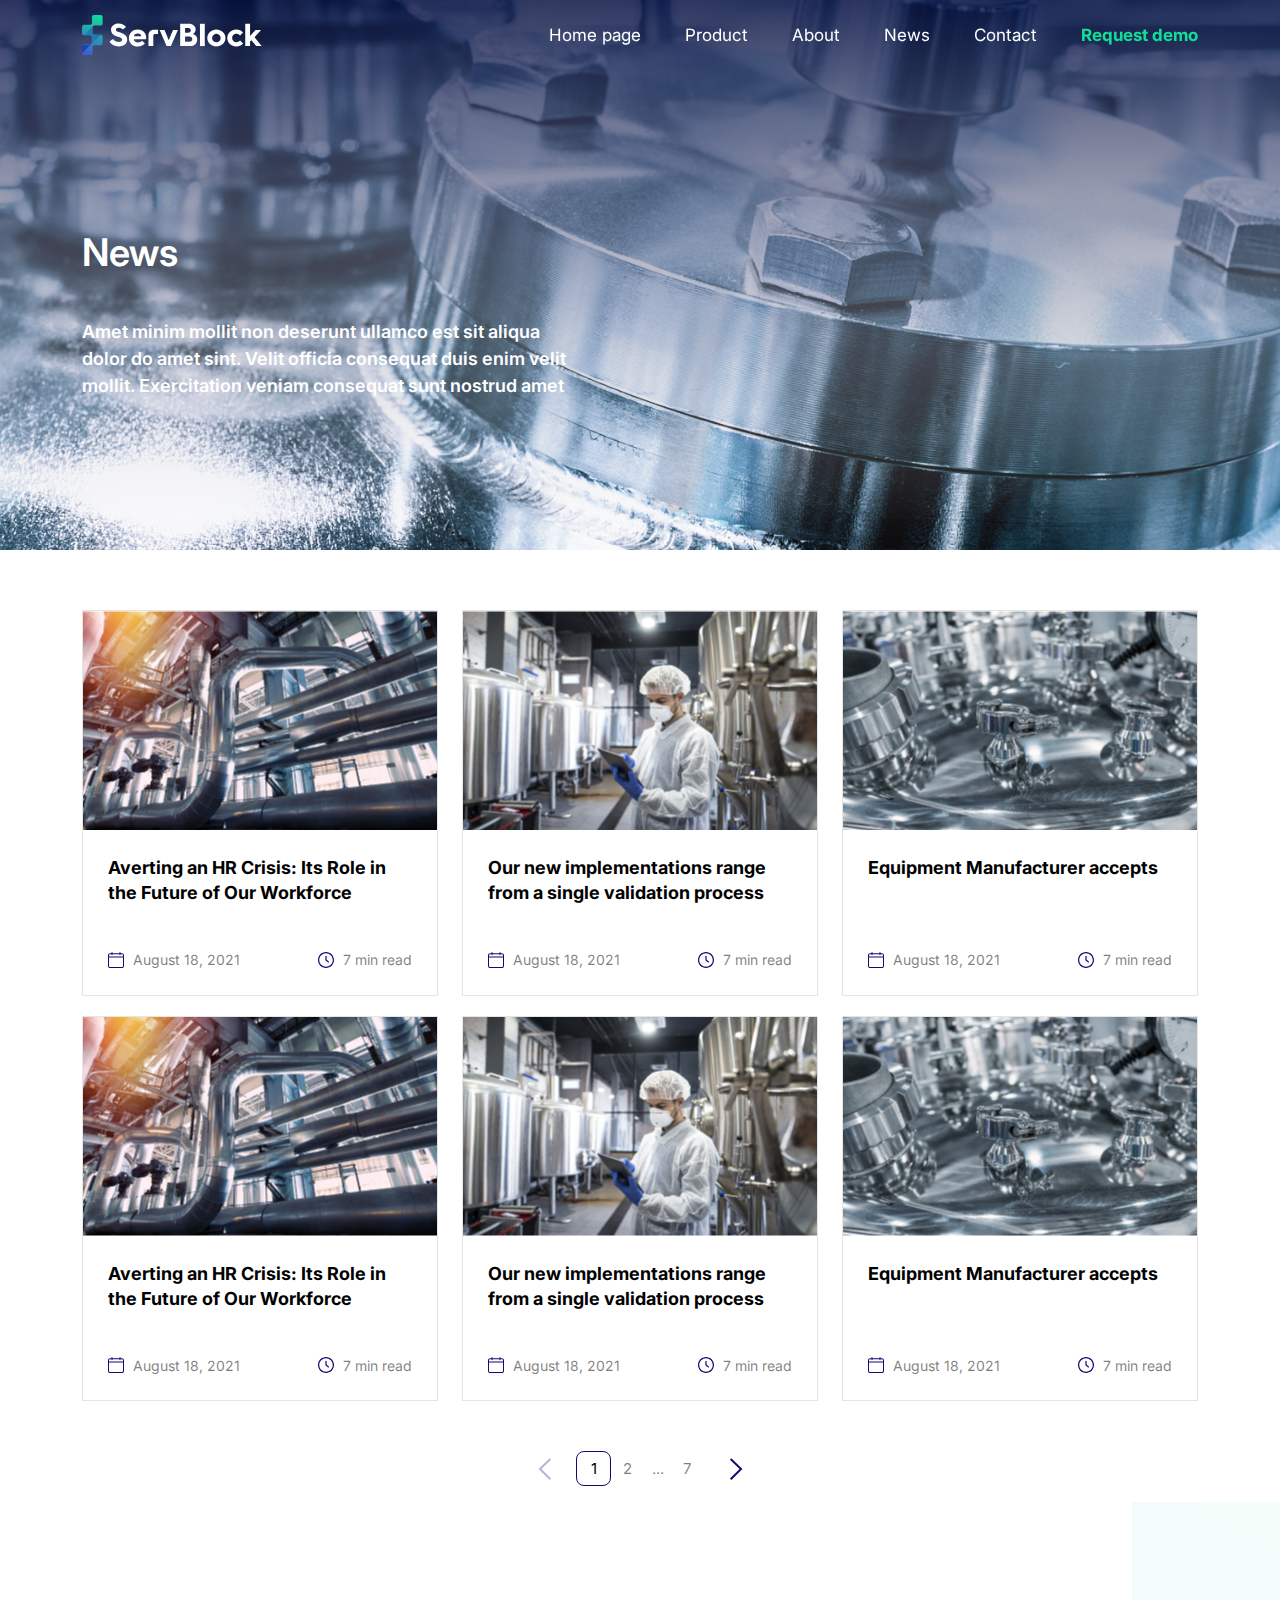
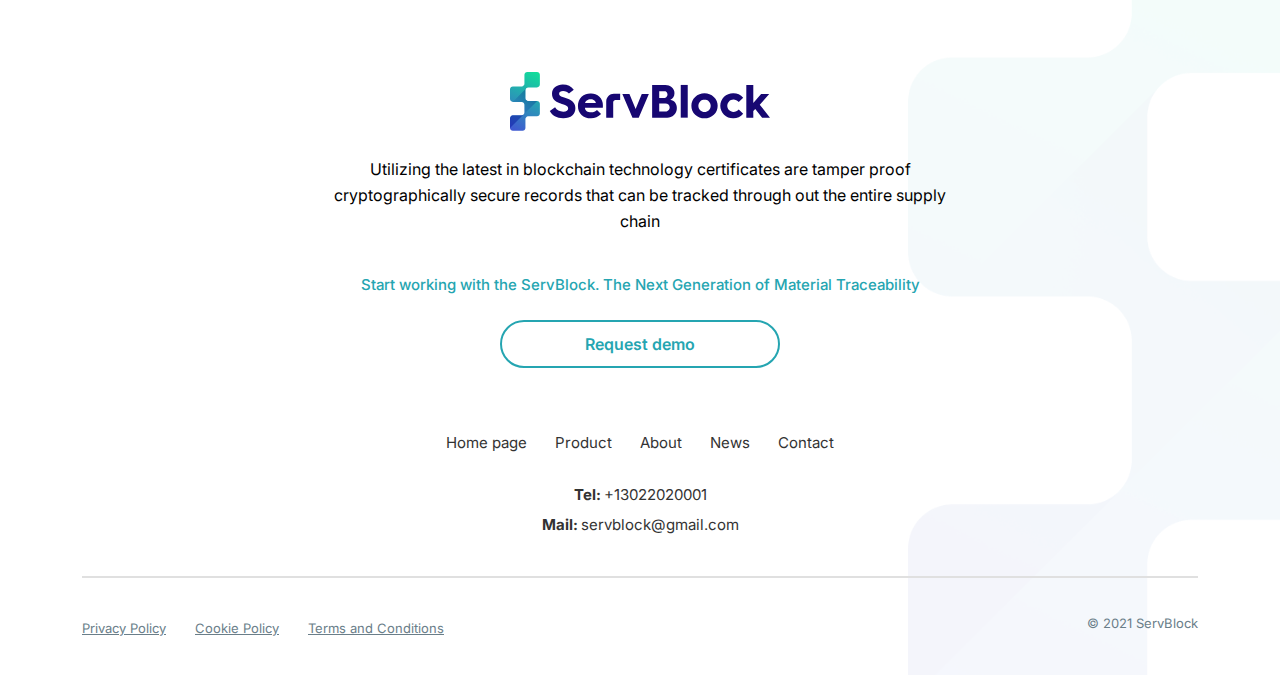
<file: news.html>
<!DOCTYPE html>
<html lang="en">

<head>
    <meta charset="UTF-8">
    <meta http-equiv="X-UA-Compatible" content="IE=edge">
    <meta name="viewport" content="width=device-width, initial-scale=1.0">
    <title>News</title>
    <link rel="shortcut icon" href="favico.png" type="image/png">
    <link rel="stylesheet" href="css/bootstrap.min.css">
    <link rel="stylesheet" href="css/aos.css">
    <link rel="stylesheet" href="css/common.css">
    <link rel="stylesheet" href="css/responsive.css">
</head>

<body>
    <div class="page-wrapper">
        <header class="header">
            <div class="container">
                <div class="row">
                    <div class="col-md-3">
                        <div class="header__logo">
                            <a href="index.html">
                                <img src="img/logo.svg" class="whitetext" alt="logo">
                                <img src="img/logo-blue.svg" class="bluetext" alt="logo">
                            </a>
                        </div>
                    </div>
                    <div class="col-md-9">
                        <button class="closemenu">
                            <img src="img/close.svg" alt="close menu">
                        </button>
                        <nav class="header__menu">
                            <ul>
                                <li><a href="index.html">Home page</a></li>
                                <li><a href="product.html">Product</a></li>
                                <li><a href="about-us.html">About</a></li>
                                <li><a href="news.html">News</a></li>
                                <li><a href="contacts.html">Contact</a></li>
                                <li class="green"><a href="request-demo.html"><span>Request demo</span></a></li>
                            </ul>
                        </nav>
                    </div>
                    <button class="menuburger">
                        <?xml version="1.0" encoding="iso-8859-1"?>
                        <!-- Generator: Adobe Illustrator 19.0.0, SVG Export Plug-In . SVG Version: 6.00 Build 0)  -->
                        <svg version="1.1" id="Capa_1" xmlns="http://www.w3.org/2000/svg"
                            xmlns:xlink="http://www.w3.org/1999/xlink" x="0px" y="0px" viewBox="0 0 341.333 341.333"
                            style="enable-background:new 0 0 341.333 341.333;" xml:space="preserve">
                            <g>
                                <g>
                                    <rect y="277.333" width="341.333" height="42.667" />
                                </g>
                            </g>
                            <g>
                                <g>
                                    <rect y="149.333" width="341.333" height="42.667" />
                                </g>
                            </g>
                            <g>
                                <g>
                                    <rect y="21.333" width="341.333" height="42.667" />
                                </g>
                            </g>

                        </svg>

                    </button>
                </div>
            </div>



        </header>

        <main class="main">
            <section class="mainsect moreblue">
                <div class="container">
                    <div class="mainsect__textbox">
                        <h1>News</h1>
                        <p>
                            Amet minim mollit non deserunt ullamco est sit aliqua dolor do amet sint. Velit officia
                            consequat duis enim velit mollit. Exercitation veniam consequat sunt nostrud amet
                        </p>
                    </div>
                </div>
                <img src="img/news-pic.jpg" alt="img">
            </section>

            <section class="news">
                <div class="container">
                    <div class="row">
                        <div class="col-lg-4 col-md-6">
                            <div class="newblock">
                                <div class="newblock__pic">
                                    <a href="new.html"><img src="img/new1.jpg" alt="img"></a>
                                </div>
                                <div class="newblock__descr">
                                    <a href="new.html">Averting an HR Crisis: Its Role in the Future of Our
                                        Workforce</a>
                                    <div class="newblock__descrbott">
                                        <span class="datepost">August 18, 2021</span>
                                        <span class="minred">7 min read</span>
                                    </div>
                                </div>
                            </div>
                        </div>
                        <div class="col-lg-4 col-md-6">
                            <div class="newblock">
                                <div class="newblock__pic">
                                    <a href="new.html"><img src="img/new2.jpg" alt="img"></a>
                                </div>
                                <div class="newblock__descr">
                                    <a href="new.html">Our new implementations range from a single validation
                                        process</a>
                                    <div class="newblock__descrbott">
                                        <span class="datepost">August 18, 2021</span>
                                        <span class="minred">7 min read</span>
                                    </div>
                                </div>
                            </div>
                        </div>
                        <div class="col-lg-4 col-md-6">
                            <div class="newblock">
                                <div class="newblock__pic">
                                    <a href="new.html"><img src="img/new3.jpg" alt="img"></a>
                                </div>
                                <div class="newblock__descr">
                                    <a href="new.html">Equipment Manufacturer accepts</a>
                                    <div class="newblock__descrbott">
                                        <span class="datepost">August 18, 2021</span>
                                        <span class="minred">7 min read</span>
                                    </div>
                                </div>
                            </div>
                        </div>
                        <div class="col-lg-4 col-md-6">
                            <div class="newblock">
                                <div class="newblock__pic">
                                    <a href="new.html"><img src="img/new1.jpg" alt="img"></a>
                                </div>
                                <div class="newblock__descr">
                                    <a href="new.html">Averting an HR Crisis: Its Role in the Future of Our
                                        Workforce</a>
                                    <div class="newblock__descrbott">
                                        <span class="datepost">August 18, 2021</span>
                                        <span class="minred">7 min read</span>
                                    </div>
                                </div>
                            </div>
                        </div>
                        <div class="col-lg-4 col-md-6">
                            <div class="newblock">
                                <div class="newblock__pic">
                                    <a href="new.html"><img src="img/new2.jpg" alt="img"></a>
                                </div>
                                <div class="newblock__descr">
                                    <a href="new.html">Our new implementations range from a single validation
                                        process</a>
                                    <div class="newblock__descrbott">
                                        <span class="datepost">August 18, 2021</span>
                                        <span class="minred">7 min read</span>
                                    </div>
                                </div>
                            </div>
                        </div>
                        <div class="col-lg-4 col-md-6">
                            <div class="newblock">
                                <div class="newblock__pic">
                                    <a href="new.html"><img src="img/new3.jpg" alt="img"></a>
                                </div>
                                <div class="newblock__descr">
                                    <a href="new.html">Equipment Manufacturer accepts</a>
                                    <div class="newblock__descrbott">
                                        <span class="datepost">August 18, 2021</span>
                                        <span class="minred">7 min read</span>
                                    </div>
                                </div>
                            </div>
                        </div>
                    </div>
                    <nav aria-label="Page navigation example" class="d-flex justify-content-center">
                        <ul class="pagination">
                            <li class="page-item disable"><a class="page-link" href="#"><img
                                        src="img/pagination-arrleft.svg" alt="arrow"></a></li>
                            <li class="page-item active"><a class="page-link" href="#">1</a></li>
                            <li class="page-item"><a class="page-link" href="#">2</a></li>
                            <li class="page-item"><span>...</span></li>
                            <li class="page-item"><a class="page-link" href="#">7</a></li>
                            <li class="page-item"><a class="page-link" href="#"><img src="img/pagination-arrright.svg"
                                        alt="arrow"></a></li>
                        </ul>
                    </nav>
                </div>
            </section>

        </main>

        <footer class="footer">
            <div class="container">
                <div class="footer__logo"><a href="index.html"><img src="img/logo-footer.svg" alt="logo"></a></div>
                <div class="footer__descr">
                    <p>
                        Utilizing the latest in blockchain technology certificates are tamper proof
                        cryptographically
                        secure
                        records that can be tracked through out the entire supply chain
                    </p>
                </div>
                <div class="reqdemobox">
                    <p>Start working with the ServBlock. The Next Generation of Material Traceability</p>
                    <a href="request-demo.html" class="custombtn darkgreen">Request demo</a>
                </div>
                <div class="footer__inf">
                    <ul class="footer__nav">
                        <li><a href="index.html">Home page</a></li>
                        <li><a href="product.html">Product</a></li>
                        <li><a href="about-us.html">About</a></li>
                        <li><a href="news.html">News</a></li>
                        <li><a href="contacts.html">Contact</a></li>
                    </ul>
                    <ul class="footer__contacts">
                        <li>Tel:<a href="tel:+13022020001">+13022020001</a></li>
                        <li>Mail:<a href="mailto:servblock@gmail.com">servblock@gmail.com</a></li>
                    </ul>
                </div>
                <div class="footer__bottsect d-flex justify-content-between">
                    <ul>
                        <li><a href="privacy.html">Privacy Policy</a></li>
                        <li><a href="cookie.html">Cookie Policy</a></li>
                        <li><a href="terms.html">Terms and Conditions</a></li>
                    </ul>
                    <span>© 2021 ServBlock</span>
                </div>
            </div>



        </footer>
    </div>


    <script src="js/jquery.js"></script>
    <script src="js/bootstrap.min.js"></script>
    <script src="js/aos.js"></script>
    <script src="js/common.js"></script>
</body>

</html>
</file>
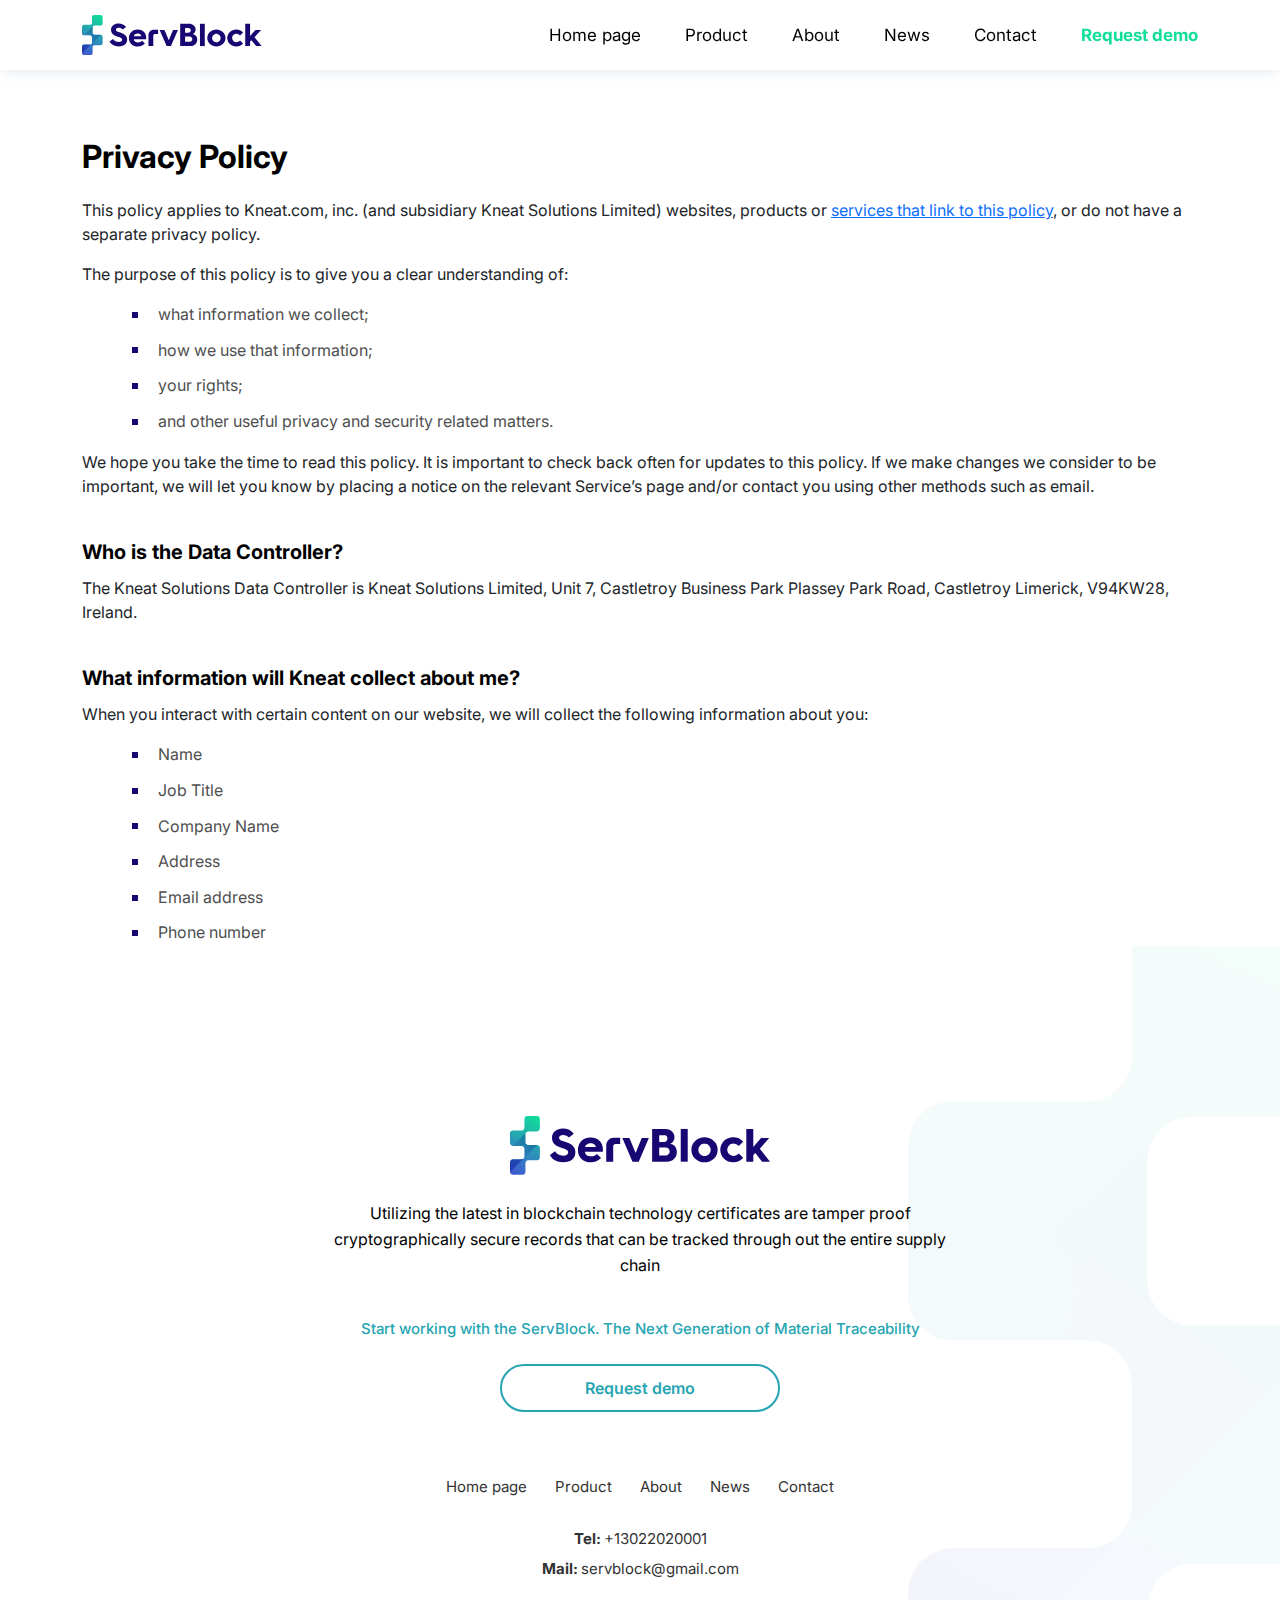
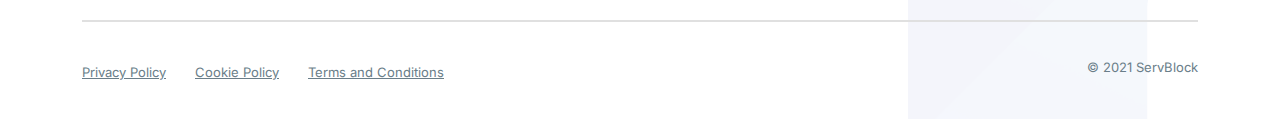
<file: privacy.html>
<!DOCTYPE html>
<html lang="en">

<head>
    <meta charset="UTF-8">
    <meta http-equiv="X-UA-Compatible" content="IE=edge">
    <meta name="viewport" content="width=device-width, initial-scale=1.0">
    <title>Privacy Policy</title>
    <link rel="shortcut icon" href="favico.png" type="image/png">
    <link rel="stylesheet" href="css/bootstrap.min.css">
    <link rel="stylesheet" href="css/select2.min.css">
    <link rel="stylesheet" href="css/aos.css">
    <link rel="stylesheet" href="css/common.css">
    <link rel="stylesheet" href="css/responsive.css">
</head>

<body>
    <div class="page-wrapper">
        <header class="header white onlywhite">
            <div class="container">
                <div class="row">
                    <div class="col-md-3">
                        <div class="header__logo">
                            <a href="index.html">
                                <img src="img/logo.svg" class="whitetext" alt="logo">
                                <img src="img/logo-blue.svg" class="bluetext" alt="logo">
                            </a>
                        </div>
                    </div>
                    <div class="col-md-9">
                        <button class="closemenu">
                            <img src="img/close.svg" alt="close menu">
                        </button>
                        <nav class="header__menu">
                            <ul>
                                <li><a href="index.html">Home page</a></li>
                                <li><a href="product.html">Product</a></li>
                                <li><a href="about-us.html">About</a></li>
                                <li><a href="news.html">News</a></li>
                                <li><a href="contacts.html">Contact</a></li>
                                <li class="green"><a href="request-demo.html"><span>Request demo</span></a></li>
                            </ul>
                        </nav>
                    </div>
                    <button class="menuburger">
                        <?xml version="1.0" encoding="iso-8859-1"?>
                        <!-- Generator: Adobe Illustrator 19.0.0, SVG Export Plug-In . SVG Version: 6.00 Build 0)  -->
                        <svg version="1.1" id="Capa_1" xmlns="http://www.w3.org/2000/svg"
                            xmlns:xlink="http://www.w3.org/1999/xlink" x="0px" y="0px" viewBox="0 0 341.333 341.333"
                            style="enable-background:new 0 0 341.333 341.333;" xml:space="preserve">
                            <g>
                                <g>
                                    <rect y="277.333" width="341.333" height="42.667" />
                                </g>
                            </g>
                            <g>
                                <g>
                                    <rect y="149.333" width="341.333" height="42.667" />
                                </g>
                            </g>
                            <g>
                                <g>
                                    <rect y="21.333" width="341.333" height="42.667" />
                                </g>
                            </g>

                        </svg>

                    </button>
                </div>
            </div>



        </header>

        <main class="main main__headpadd">
            <div class="container">
                <div class="textpage">
                    <h1>Privacy Policy</h1>
                    <div class="textpage__block">
                        <p>
                            This policy applies to Kneat.com, inc. (and subsidiary Kneat Solutions Limited) websites,
                            products or <a href="#">services that link to this policy</a>, or do not have a separate
                            privacy policy.
                        </p>
                        <p>The purpose of this policy is to give you a clear understanding of: </p>
                        <ul>
                            <li>what information we collect; </li>
                            <li>how we use that information;</li>
                            <li>your rights;</li>
                            <li>and other useful privacy and security related matters.</li>
                        </ul>
                        <p>
                            We hope you take the time to read this policy. It is important to check back often for
                            updates to this policy. If we make changes we consider to be important, we will let you know
                            by placing a notice on the relevant Service’s page and/or contact you using other methods
                            such as email.
                        </p>
                    </div>
                    <div class="textpage__block">
                        <h5>Who is the Data Controller?</h5>
                        <p>
                            The Kneat Solutions Data Controller is Kneat Solutions Limited, Unit 7, Castletroy Business
                            Park Plassey Park Road, Castletroy Limerick, V94KW28, Ireland.
                        </p>
                    </div>
                    <div class="textpage__block">
                        <h5>What information will Kneat collect about me?</h5>
                        <p>
                            When you interact with certain content on our website, we will collect the following
                            information about you:
                        </p>
                        <ul>
                            <li>Name</li>
                            <li>Job Title </li>
                            <li>Company Name </li>
                            <li>Address</li>
                            <li>Email address </li>
                            <li>Phone number </li>
                        </ul>
                    </div>
                </div>
            </div>

        </main>

        <footer class="footer">
            <div class="container">
                <div class="footer__logo"><a href="index.html"><img src="img/logo-footer.svg" alt="logo"></a></div>
                <div class="footer__descr">
                    <p>
                        Utilizing the latest in blockchain technology certificates are tamper proof
                        cryptographically
                        secure
                        records that can be tracked through out the entire supply chain
                    </p>
                </div>
                <div class="reqdemobox">
                    <p>Start working with the ServBlock. The Next Generation of Material Traceability</p>
                    <a href="request-demo.html" class="custombtn darkgreen">Request demo</a>
                </div>
                <div class="footer__inf">
                    <ul class="footer__nav">
                        <li><a href="index.html">Home page</a></li>
                        <li><a href="product.html">Product</a></li>
                        <li><a href="about-us.html">About</a></li>
                        <li><a href="news.html">News</a></li>
                        <li><a href="contacts.html">Contact</a></li>
                    </ul>
                    <ul class="footer__contacts">
                        <li>Tel:<a href="tel:+13022020001">+13022020001</a></li>
                        <li>Mail:<a href="mailto:servblock@gmail.com">servblock@gmail.com</a></li>
                    </ul>
                </div>
                <div class="footer__bottsect d-flex justify-content-between">
                    <ul>
                        <li><a href="privacy.html">Privacy Policy</a></li>
                        <li><a href="cookie.html">Cookie Policy</a></li>
                        <li><a href="terms.html">Terms and Conditions</a></li>
                    </ul>
                    <span>© 2021 ServBlock</span>
                </div>
            </div>
        </footer>
    </div>





    <script src="js/jquery.js"></script>
    <script src="js/bootstrap.min.js"></script>
    <script src="js/aos.js"></script>
    <script src="js/select2.min.js"></script>
    <script src="js/common.js"></script>



</body>

</html>
</file>
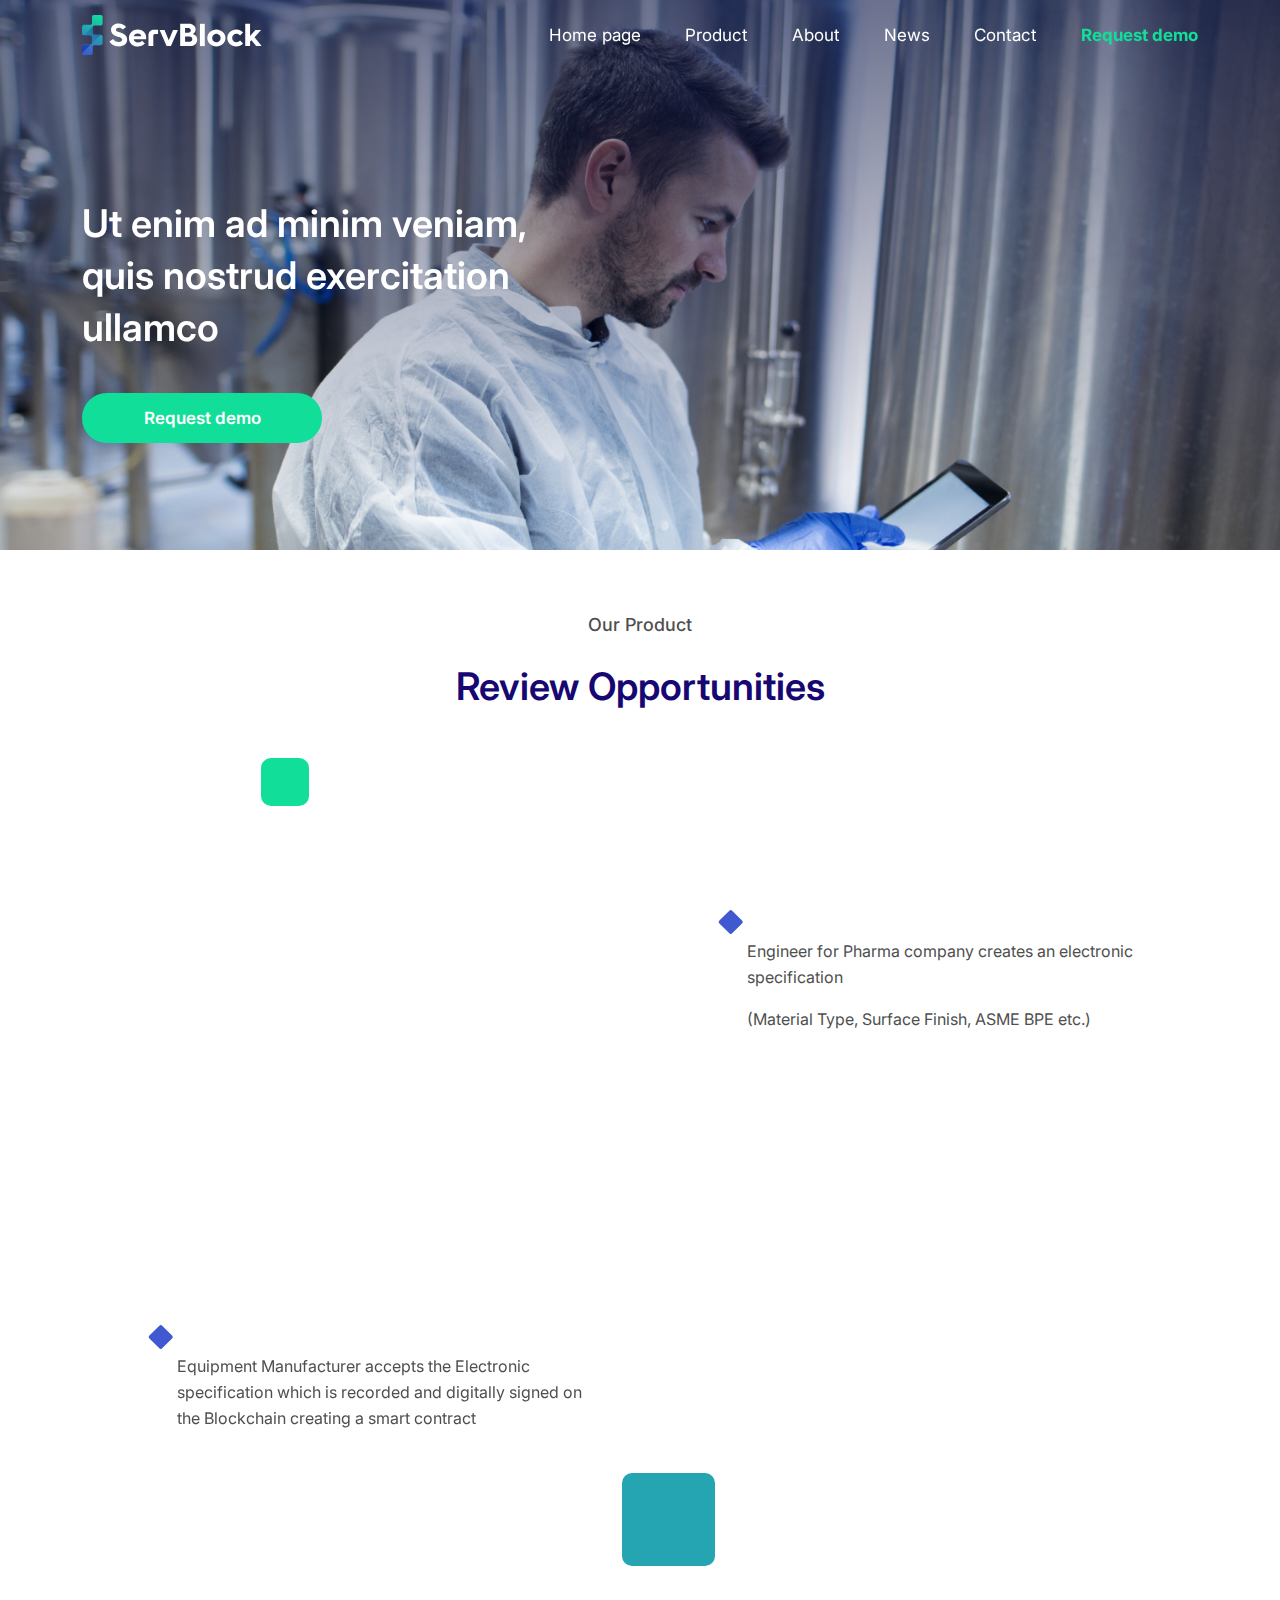
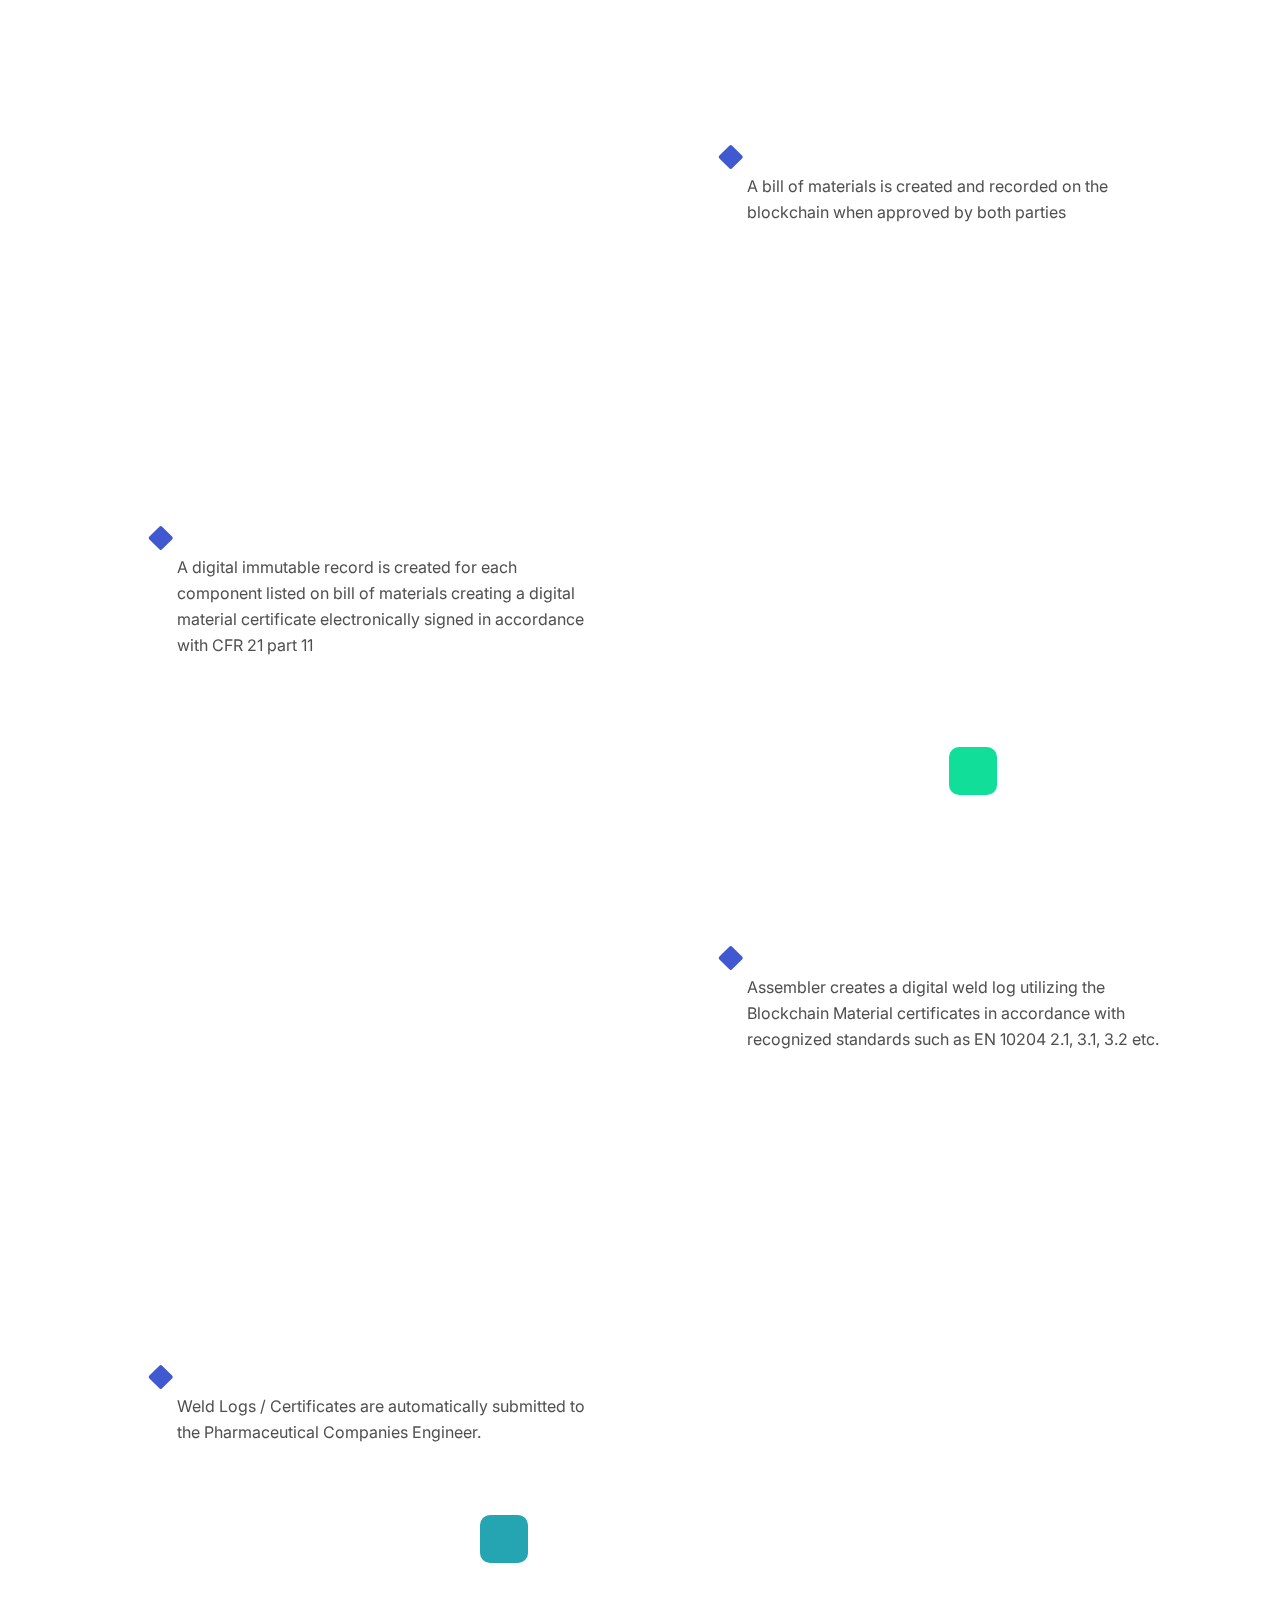
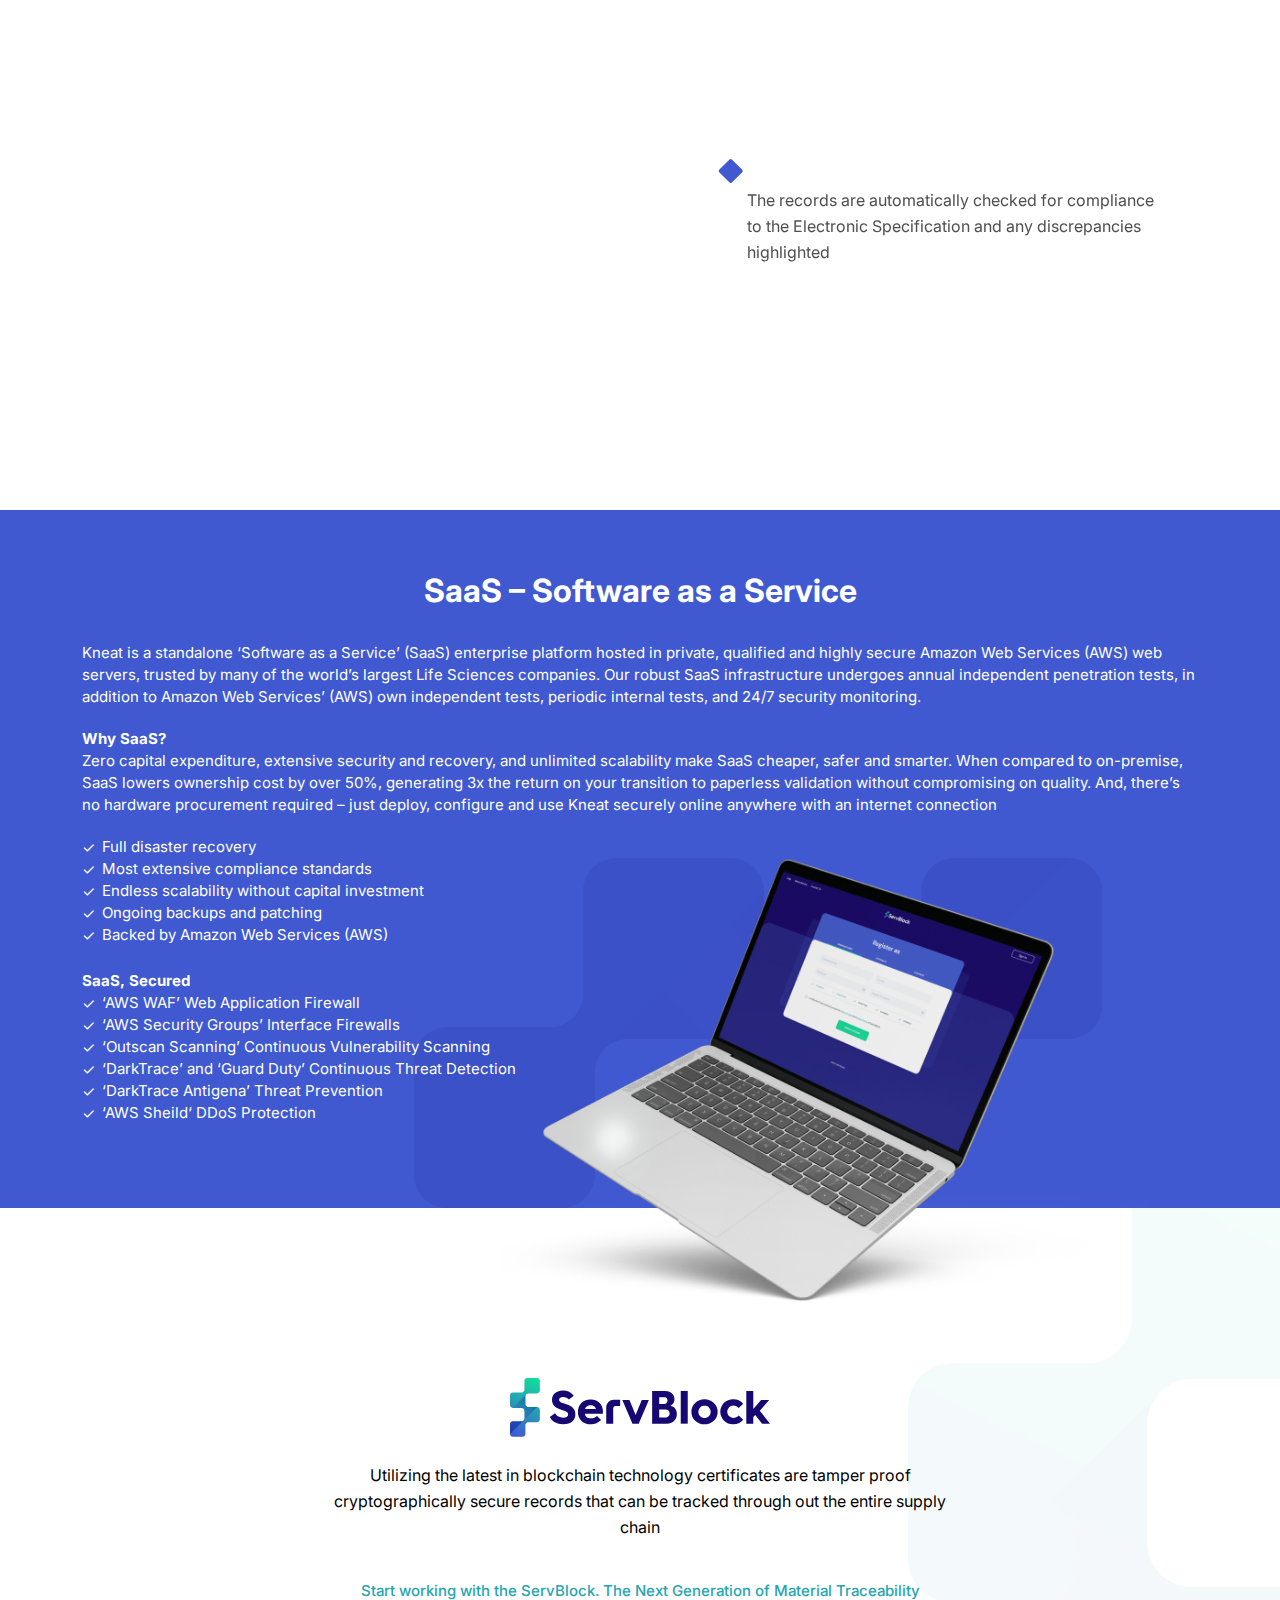
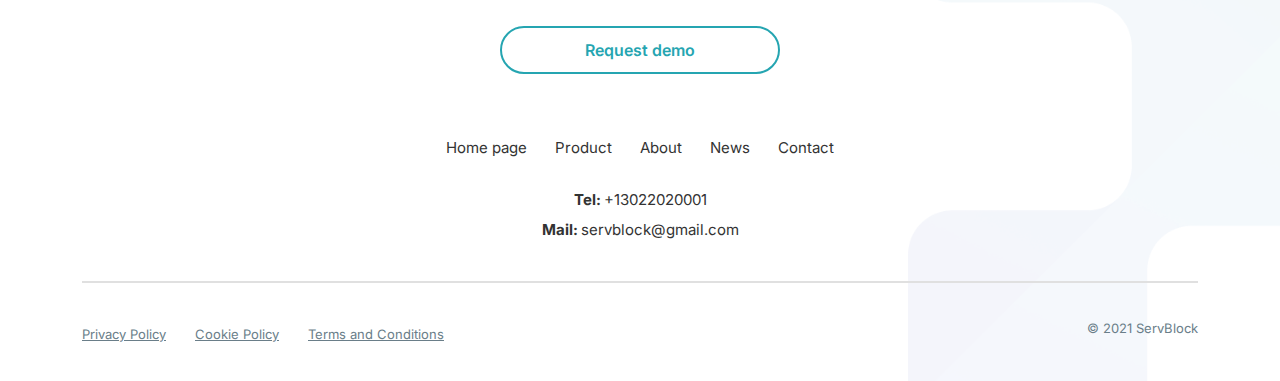
<file: product.html>
<!DOCTYPE html>
<html lang="en">

<head>
    <meta charset="UTF-8">
    <meta http-equiv="X-UA-Compatible" content="IE=edge">
    <meta name="viewport" content="width=device-width, initial-scale=1.0">
    <title>Product</title>
    <link rel="shortcut icon" href="favico.png" type="image/png">
    <link rel="stylesheet" href="css/bootstrap.min.css">
    <link rel="stylesheet" href="css/aos.css">
    <link rel="stylesheet" href="css/common.css">
    <link rel="stylesheet" href="css/responsive.css">
</head>

<body>
    <div class="page-wrapper">
        <header class="header">
            <div class="container">
                <div class="row">
                    <div class="col-md-3">
                        <div class="header__logo">
                            <a href="index.html">
                                <img src="img/logo.svg" class="whitetext" alt="logo">
                                <img src="img/logo-blue.svg" class="bluetext" alt="logo">
                            </a>
                        </div>
                    </div>
                    <div class="col-md-9">
                        <button class="closemenu">
                            <img src="img/close.svg" alt="close menu">
                        </button>
                        <nav class="header__menu">
                            <ul>
                                <li><a href="index.html">Home page</a></li>
                                <li><a href="product.html">Product</a></li>
                                <li><a href="about-us.html">About</a></li>
                                <li><a href="news.html">News</a></li>
                                <li><a href="contacts.html">Contact</a></li>
                                <li class="green"><a href="request-demo.html"><span>Request demo</span></a></li>
                            </ul>
                        </nav>
                    </div>
                    <button class="menuburger">
                        <?xml version="1.0" encoding="iso-8859-1"?>
                        <!-- Generator: Adobe Illustrator 19.0.0, SVG Export Plug-In . SVG Version: 6.00 Build 0)  -->
                        <svg version="1.1" id="Capa_1" xmlns="http://www.w3.org/2000/svg"
                            xmlns:xlink="http://www.w3.org/1999/xlink" x="0px" y="0px" viewBox="0 0 341.333 341.333"
                            style="enable-background:new 0 0 341.333 341.333;" xml:space="preserve">
                            <g>
                                <g>
                                    <rect y="277.333" width="341.333" height="42.667" />
                                </g>
                            </g>
                            <g>
                                <g>
                                    <rect y="149.333" width="341.333" height="42.667" />
                                </g>
                            </g>
                            <g>
                                <g>
                                    <rect y="21.333" width="341.333" height="42.667" />
                                </g>
                            </g>

                        </svg>

                    </button>
                </div>
            </div>



        </header>

        <main class="main">
            <section class="mainsect">
                <div class="container">
                    <div class="mainsect__textbox">
                        <h1 data-aos="fade-left">Ut enim ad minim veniam, quis nostrud exercitation ullamco</h1>
                        <div class="mainsect__buttons" data-aos="fade-left" data-aos-delay="300">
                            <a href="request-demo.html" class="custombtn greenbtn">Request demo</a>
                            <!-- <a href="#" class="custombtn white">Review opportunities</a> -->
                        </div>
                    </div>
                </div>
                <img src="img/pic1.jpg" alt="img">
            </section>

            <section class="ourpdoducts">
                <div class="container">
                    <h6>Our Product</h6>
                    <h2>Review Opportunities</h2>
                    <div class="productsects">
                        <div class="productsect">
                            <div class="row">
                                <div class="col-lg-6">
                                    <img data-aos="flip-right" data-aos-duration="1000" src="img/product1.png"
                                        alt="img">
                                </div>
                                <div class="col-lg-5 offset-lg-1 d-flex align-items-center">
                                    <div class="productsect__text">
                                        <p>
                                            Engineer for Pharma company creates an electronic
                                            specification
                                        </p>
                                        <p>
                                            (Material Type, Surface Finish, ASME
                                            BPE etc.)
                                        </p>
                                    </div>
                                </div>
                            </div>
                            <div class="testbox" data-aos="example-anim1" data-aos-duration="1500">
                                <div></div>
                            </div>
                        </div>
                        <div class="productsect">
                            <div class="row">
                                <div class="col-lg-6">
                                    <img data-aos="flip-left" data-aos-duration="1000" src="img/product2.png" alt="img">
                                </div>
                                <div class="col-lg-5 offset-lg-1 d-flex align-items-center">
                                    <div class="productsect__text">
                                        <p>
                                            Equipment Manufacturer accepts the Electronic specification which is
                                            recorded
                                            and digitally signed on the Blockchain creating a smart contract
                                        </p>
                                    </div>
                                </div>
                            </div>
                            <div class="testbox" data-aos="example-anim1" data-aos-duration="1500">
                                <div></div>
                            </div>
                        </div>
                        <div class="productsect">
                            <div class="row">
                                <div class="col-lg-6">
                                    <img data-aos="flip-right" data-aos-duration="1000" src="img/product3.png"
                                        alt="img">
                                </div>
                                <div class="col-lg-5 offset-lg-1 d-flex align-items-center">
                                    <div class="productsect__text">
                                        <p>
                                            A bill of materials is created and recorded on the blockchain when approved
                                            by
                                            both parties
                                        </p>
                                    </div>
                                </div>
                            </div>
                            <div class="testbox" data-aos="example-anim1" data-aos-duration="1500">
                                <div></div>
                            </div>
                        </div>
                        <div class="productsect">
                            <div class="row">
                                <div class="col-lg-6">
                                    <img data-aos="flip-left" data-aos-duration="1000" src="img/product4.png" alt="img">
                                </div>
                                <div class="col-lg-5 offset-lg-1 d-flex align-items-center">
                                    <div class="productsect__text">
                                        <p>
                                            A digital immutable record is created for each
                                            component listed on bill of materials creating a digital material
                                            certificate
                                            electronically signed in accordance with CFR 21 part 11
                                        </p>
                                    </div>
                                </div>
                            </div>
                            <div class="testbox" data-aos="example-anim1" data-aos-duration="1500">
                                <div></div>
                            </div>
                        </div>
                        <div class="productsect">
                            <div class="row">
                                <div class="col-lg-6">
                                    <img data-aos="flip-right" data-aos-duration="1000" src="img/product5.png"
                                        alt="img">
                                </div>
                                <div class="col-lg-5 offset-lg-1 d-flex align-items-center">
                                    <div class="productsect__text">
                                        <p>
                                            Assembler creates a digital weld log utilizing the Blockchain Material
                                            certificates in accordance with recognized standards such as EN 10204 2.1,
                                            3.1,
                                            3.2 etc.
                                        </p>
                                    </div>
                                </div>
                            </div>
                            <div class="testbox" data-aos="example-anim1" data-aos-duration="1500">
                                <div></div>
                            </div>
                        </div>
                        <div class="productsect">
                            <div class="row">
                                <div class="col-lg-6">
                                    <img data-aos="flip-left" data-aos-duration="1000" src="img/product6.png" alt="img">
                                </div>
                                <div class="col-lg-5 offset-lg-1 d-flex align-items-center">
                                    <div class="productsect__text">
                                        <p>
                                            Weld Logs / Certificates are automatically submitted to the Pharmaceutical
                                            Companies Engineer.
                                        </p>
                                    </div>
                                </div>
                            </div>
                            <div class="testbox" data-aos="example-anim1" data-aos-duration="1500">
                                <div></div>
                            </div>
                        </div>
                        <div class="productsect">
                            <div class="row">
                                <div class="col-lg-6">
                                    <img data-aos="flip-right" data-aos-duration="1000" src="img/product7.png"
                                        alt="img">
                                </div>
                                <div class="col-lg-5 offset-lg-1 d-flex align-items-center">
                                    <div class="productsect__text">
                                        <p>
                                            The records are automatically checked for compliance to the Electronic
                                            Specification and any discrepancies highlighted
                                        </p>
                                    </div>
                                </div>
                            </div>
                            <div class="testbox" data-aos="example-anim1" data-aos-duration="1500">
                                <div></div>
                            </div>
                        </div>
                    </div>
                </div>
            </section>

            <section class="service">
                <div class="container">
                    <h3 class="text-center">SaaS – Software as a Service</h3>
                    <div class="service__descr">
                        <p>
                            Kneat is a standalone ‘Software as a Service’ (SaaS) enterprise platform hosted in private,
                            qualified and highly secure Amazon Web Services (AWS) web servers, trusted by many of the
                            world’s largest Life Sciences companies. Our robust SaaS infrastructure undergoes annual
                            independent penetration tests, in addition to Amazon Web Services’ (AWS) own independent
                            tests, periodic internal tests, and 24/7 security monitoring.
                        </p>
                        <p class="title">Why SaaS?</p>
                        <p>
                            Zero capital expenditure, extensive security and recovery, and unlimited scalability make
                            SaaS cheaper, safer and smarter. When compared to on-premise, SaaS lowers ownership cost by
                            over 50%, generating 3x the return on your transition to paperless validation without
                            compromising on quality. And, there’s no hardware procurement required – just deploy,
                            configure and use Kneat securely online anywhere with an internet connection
                        </p>
                    </div>
                    <div class="service__descr lists">
                        <ul>
                            <li>Full disaster recovery</li>
                            <li>Most extensive compliance standards </li>
                            <li>Endless scalability without capital investment</li>
                            <li>Ongoing backups and patching </li>
                            <li>Backed by Amazon Web Services (AWS)</li>
                        </ul>
                        <p class="title">SaaS, Secured</p>
                        <ul>
                            <li>‘AWS WAF’ Web Application Firewall </li>
                            <li>‘AWS Security Groups’ Interface Firewalls </li>
                            <li>‘Outscan Scanning’ Continuous Vulnerability Scanning</li>
                            <li>‘DarkTrace’ and ‘Guard Duty’ Continuous Threat Detection</li>
                            <li>‘DarkTrace Antigena’ Threat Prevention</li>
                            <li>‘AWS Sheild‘ DDoS Protection</li>
                        </ul>
                        <img class="service__abspic" src="img/notebook.png" alt="img">
                    </div>
                </div>

            </section>





        </main>

        <footer class="footer">
            <div class="container">
                <div class="footer__logo"><a href="index.html"><img src="img/logo-footer.svg" alt="logo"></a></div>
                <div class="footer__descr">
                    <p>
                        Utilizing the latest in blockchain technology certificates are tamper proof
                        cryptographically
                        secure
                        records that can be tracked through out the entire supply chain
                    </p>
                </div>
                <div class="reqdemobox">
                    <p>Start working with the ServBlock. The Next Generation of Material Traceability</p>
                    <a href="request-demo.html" class="custombtn darkgreen">Request demo</a>
                </div>
                <div class="footer__inf">
                    <ul class="footer__nav">
                        <li><a href="index.html">Home page</a></li>
                        <li><a href="product.html">Product</a></li>
                        <li><a href="about-us.html">About</a></li>
                        <li><a href="news.html">News</a></li>
                        <li><a href="contacts.html">Contact</a></li>
                    </ul>
                    <ul class="footer__contacts">
                        <li>Tel:<a href="tel:+13022020001">+13022020001</a></li>
                        <li>Mail:<a href="mailto:servblock@gmail.com">servblock@gmail.com</a></li>
                    </ul>
                </div>
                <div class="footer__bottsect d-flex justify-content-between">
                    <ul>
                        <li><a href="privacy.html">Privacy Policy</a></li>
                        <li><a href="cookie.html">Cookie Policy</a></li>
                        <li><a href="terms.html">Terms and Conditions</a></li>
                    </ul>
                    <span>© 2021 ServBlock</span>
                </div>
            </div>



        </footer>
    </div>





    <script src="js/jquery.js"></script>
    <script src="js/bootstrap.min.js"></script>
    <script src="js/aos.js"></script>
    <script src="js/common.js"></script>





</body>

</html>
</file>
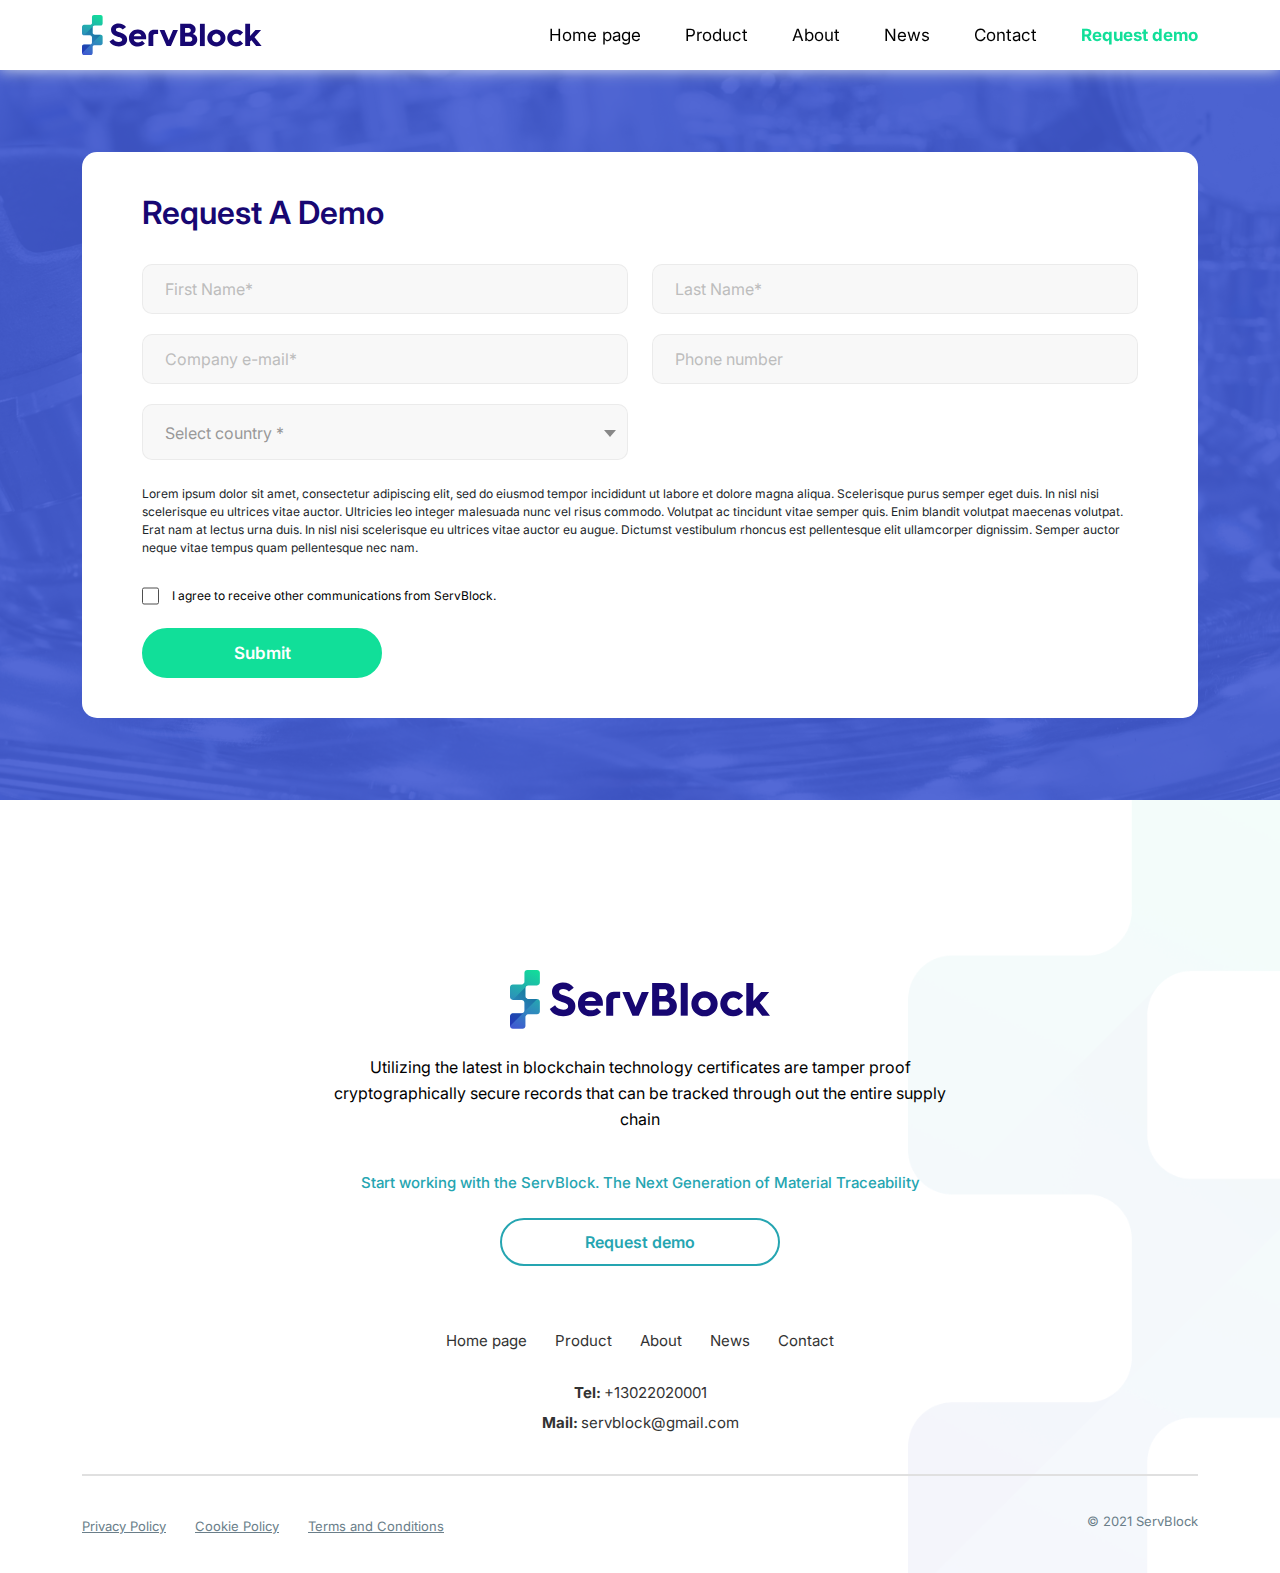
<file: request-demo.html>
<!DOCTYPE html>
<html lang="en">

<head>
    <meta charset="UTF-8">
    <meta http-equiv="X-UA-Compatible" content="IE=edge">
    <meta name="viewport" content="width=device-width, initial-scale=1.0">
    <title>Request Demo</title>
    <link rel="shortcut icon" href="favico.png" type="image/png">
    <link rel="stylesheet" href="css/bootstrap.min.css">
    <link rel="stylesheet" href="css/select2.min.css">
    <link rel="stylesheet" href="css/aos.css">
    <link rel="stylesheet" href="css/common.css">
    <link rel="stylesheet" href="css/responsive.css">
</head>

<body>
    <div class="page-wrapper">
        <header class="header white onlywhite">
            <div class="container">
                <div class="row">
                    <div class="col-md-3">
                        <div class="header__logo">
                            <a href="index.html">
                                <img src="img/logo.svg" class="whitetext" alt="logo">
                                <img src="img/logo-blue.svg" class="bluetext" alt="logo">
                            </a>
                        </div>
                    </div>
                    <div class="col-md-9">
                        <button class="closemenu">
                            <img src="img/close.svg" alt="close menu">
                        </button>
                        <nav class="header__menu">
                            <ul>
                                <li><a href="index.html">Home page</a></li>
                                <li><a href="product.html">Product</a></li>
                                <li><a href="about-us.html">About</a></li>
                                <li><a href="news.html">News</a></li>
                                <li><a href="contacts.html">Contact</a></li>
                                <li class="green"><a href="request-demo.html"><span>Request demo</span></a></li>
                            </ul>
                        </nav>
                    </div>
                    <button class="menuburger">
                        <?xml version="1.0" encoding="iso-8859-1"?>
                        <!-- Generator: Adobe Illustrator 19.0.0, SVG Export Plug-In . SVG Version: 6.00 Build 0)  -->
                        <svg version="1.1" id="Capa_1" xmlns="http://www.w3.org/2000/svg"
                            xmlns:xlink="http://www.w3.org/1999/xlink" x="0px" y="0px" viewBox="0 0 341.333 341.333"
                            style="enable-background:new 0 0 341.333 341.333;" xml:space="preserve">
                            <g>
                                <g>
                                    <rect y="277.333" width="341.333" height="42.667" />
                                </g>
                            </g>
                            <g>
                                <g>
                                    <rect y="149.333" width="341.333" height="42.667" />
                                </g>
                            </g>
                            <g>
                                <g>
                                    <rect y="21.333" width="341.333" height="42.667" />
                                </g>
                            </g>

                        </svg>

                    </button>
                </div>
            </div>



        </header>

        <main class="main">
            <section class="reqdemo">
                <div class="container">
                    <div class="reqdemo__formsect">
                        <h2>Request A Demo</h2>
                        <form action="">
                            <div class="row">
                                <div class="col-md-6">
                                    <div class="inputfield">
                                        <input type="text" placeholder="First Name*">
                                    </div>
                                </div>
                                <div class="col-md-6">
                                    <div class="inputfield">
                                        <input type="text" placeholder="Last Name*">
                                    </div>
                                </div>
                                <div class="col-md-6">
                                    <div class="inputfield">
                                        <input type="email" placeholder="Company e-mail*">
                                    </div>
                                </div>
                                <div class="col-md-6">
                                    <div class="inputfield">
                                        <input type="tel" placeholder="Phone number">
                                    </div>
                                </div>
                                <div class="col-md-6">
                                    <div class="selectfield">
                                        <select class="custom-select" data-placeholder="Select country *">
                                            <option></option>
                                            <option value="1">France</option>
                                            <option value="2">Finland</option>
                                            <option value="3">Portugal</option>
                                            <option value="4">Spain</option>
                                        </select>
                                    </div>
                                </div>
                            </div>
                            <div class="descr">
                                <p>
                                    Lorem ipsum dolor sit amet, consectetur adipiscing elit, sed do eiusmod tempor
                                    incididunt ut labore et dolore magna aliqua. Scelerisque purus semper eget duis. In
                                    nisl nisi scelerisque eu ultrices vitae auctor. Ultricies leo integer malesuada nunc
                                    vel risus commodo. Volutpat ac tincidunt vitae semper quis. Enim blandit volutpat
                                    maecenas volutpat. Erat nam at lectus urna duis. In nisl nisi scelerisque eu
                                    ultrices vitae auctor eu augue. Dictumst vestibulum rhoncus est pellentesque elit
                                    ullamcorper dignissim. Semper auctor neque vitae tempus quam pellentesque nec nam.
                                </p>
                            </div>
                            <div class="checkfield">
                                <input type="checkbox" id="formcheck">
                                <label for="formcheck">I agree to receive other communications from ServBlock.</label>
                            </div>
                            <input type="submit" value="Submit" class="custombtn greenbtn">
                        </form>
                    </div>
                </div>
            </section>
        </main>

        <footer class="footer">
            <div class="container">
                <div class="footer__logo"><a href="index.html"><img src="img/logo-footer.svg" alt="logo"></a></div>
                <div class="footer__descr">
                    <p>
                        Utilizing the latest in blockchain technology certificates are tamper proof
                        cryptographically
                        secure
                        records that can be tracked through out the entire supply chain
                    </p>
                </div>
                <div class="reqdemobox">
                    <p>Start working with the ServBlock. The Next Generation of Material Traceability</p>
                    <a href="request-demo.html" class="custombtn darkgreen">Request demo</a>
                </div>
                <div class="footer__inf">
                    <ul class="footer__nav">
                        <li><a href="index.html">Home page</a></li>
                        <li><a href="product.html">Product</a></li>
                        <li><a href="about-us.html">About</a></li>
                        <li><a href="news.html">News</a></li>
                        <li><a href="contacts.html">Contact</a></li>
                    </ul>
                    <ul class="footer__contacts">
                        <li>Tel:<a href="tel:+13022020001">+13022020001</a></li>
                        <li>Mail:<a href="mailto:servblock@gmail.com">servblock@gmail.com</a></li>
                    </ul>
                </div>
                <div class="footer__bottsect d-flex justify-content-between">
                    <ul>
                        <li><a href="privacy.html">Privacy Policy</a></li>
                        <li><a href="cookie.html">Cookie Policy</a></li>
                        <li><a href="terms.html">Terms and Conditions</a></li>
                    </ul>
                    <span>© 2021 ServBlock</span>
                </div>
            </div>
        </footer>
    </div>

    <script src="js/jquery.js"></script>
    <script src="js/bootstrap.min.js"></script>
    <script src="js/aos.js"></script>
    <script src="js/select2.min.js"></script>
    <script src="js/common.js"></script>
</body>

</html>
</file>
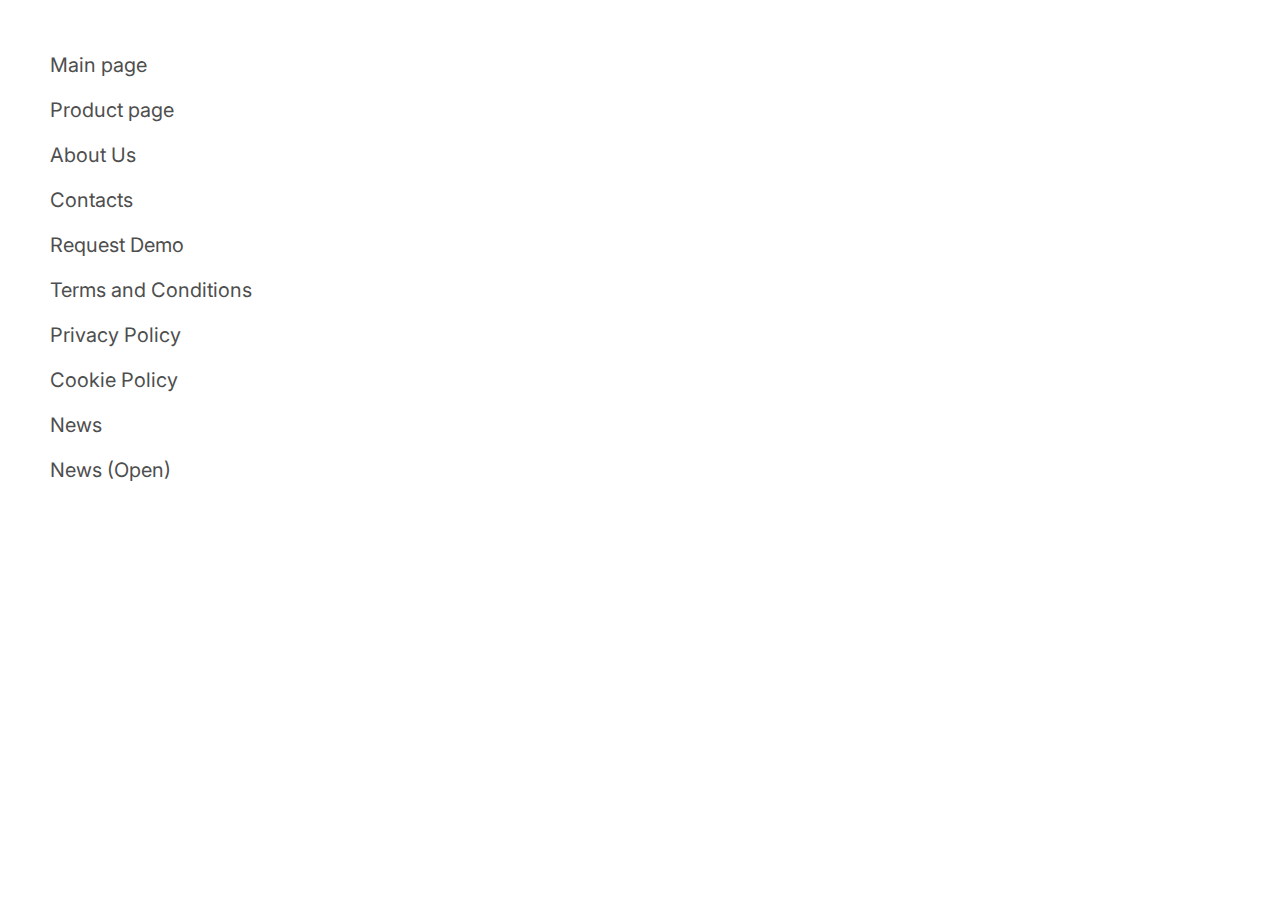
<file: sitemap.html>
<!DOCTYPE html>
<html lang="en">

<head>
    <meta charset="UTF-8">
    <meta http-equiv="X-UA-Compatible" content="IE=edge">
    <meta name="viewport" content="width=device-width, initial-scale=1.0">
    <title>Sitemap</title>
    <link rel="stylesheet" href="css/bootstrap.min.css">
    <link rel="stylesheet" href="css/common.css">
    <link rel="stylesheet" href="css/responsive.css">
</head>

<body>
    <ul>
        <li><a href="index.html" target="_blank">Main page</a></li>
        <li><a href="product.html" target="_blank">Product page</a></li>
        <li><a href="about-us.html" target="_blank">About Us</a></li>
        <li><a href="contacts.html" target="_blank">Contacts</a></li>
        <li><a href="request-demo.html" target="_blank">Request Demo</a></li>
        <li><a href="terms.html" target="_blank">Terms and Conditions</a></li>
        <li><a href="privacy.html" target="_blank">Privacy Policy</a></li>
        <li><a href="cookie.html" target="_blank">Cookie Policy</a></li>
        <li><a href="news.html" target="_blank">News</a></li>
        <li><a href="new.html" target="_blank">News (Open)</a>
        </li>
    </ul>



    <style>
        ul {
            margin: 0;
            padding: 50px;
            list-style-type: none;
        }

        li {
            margin-bottom: 15px;
            font-size: 20px;
        }

        a {
            color: #4e4e4e;
            text-decoration: none;
        }
    </style>

</body>

</html>
</file>
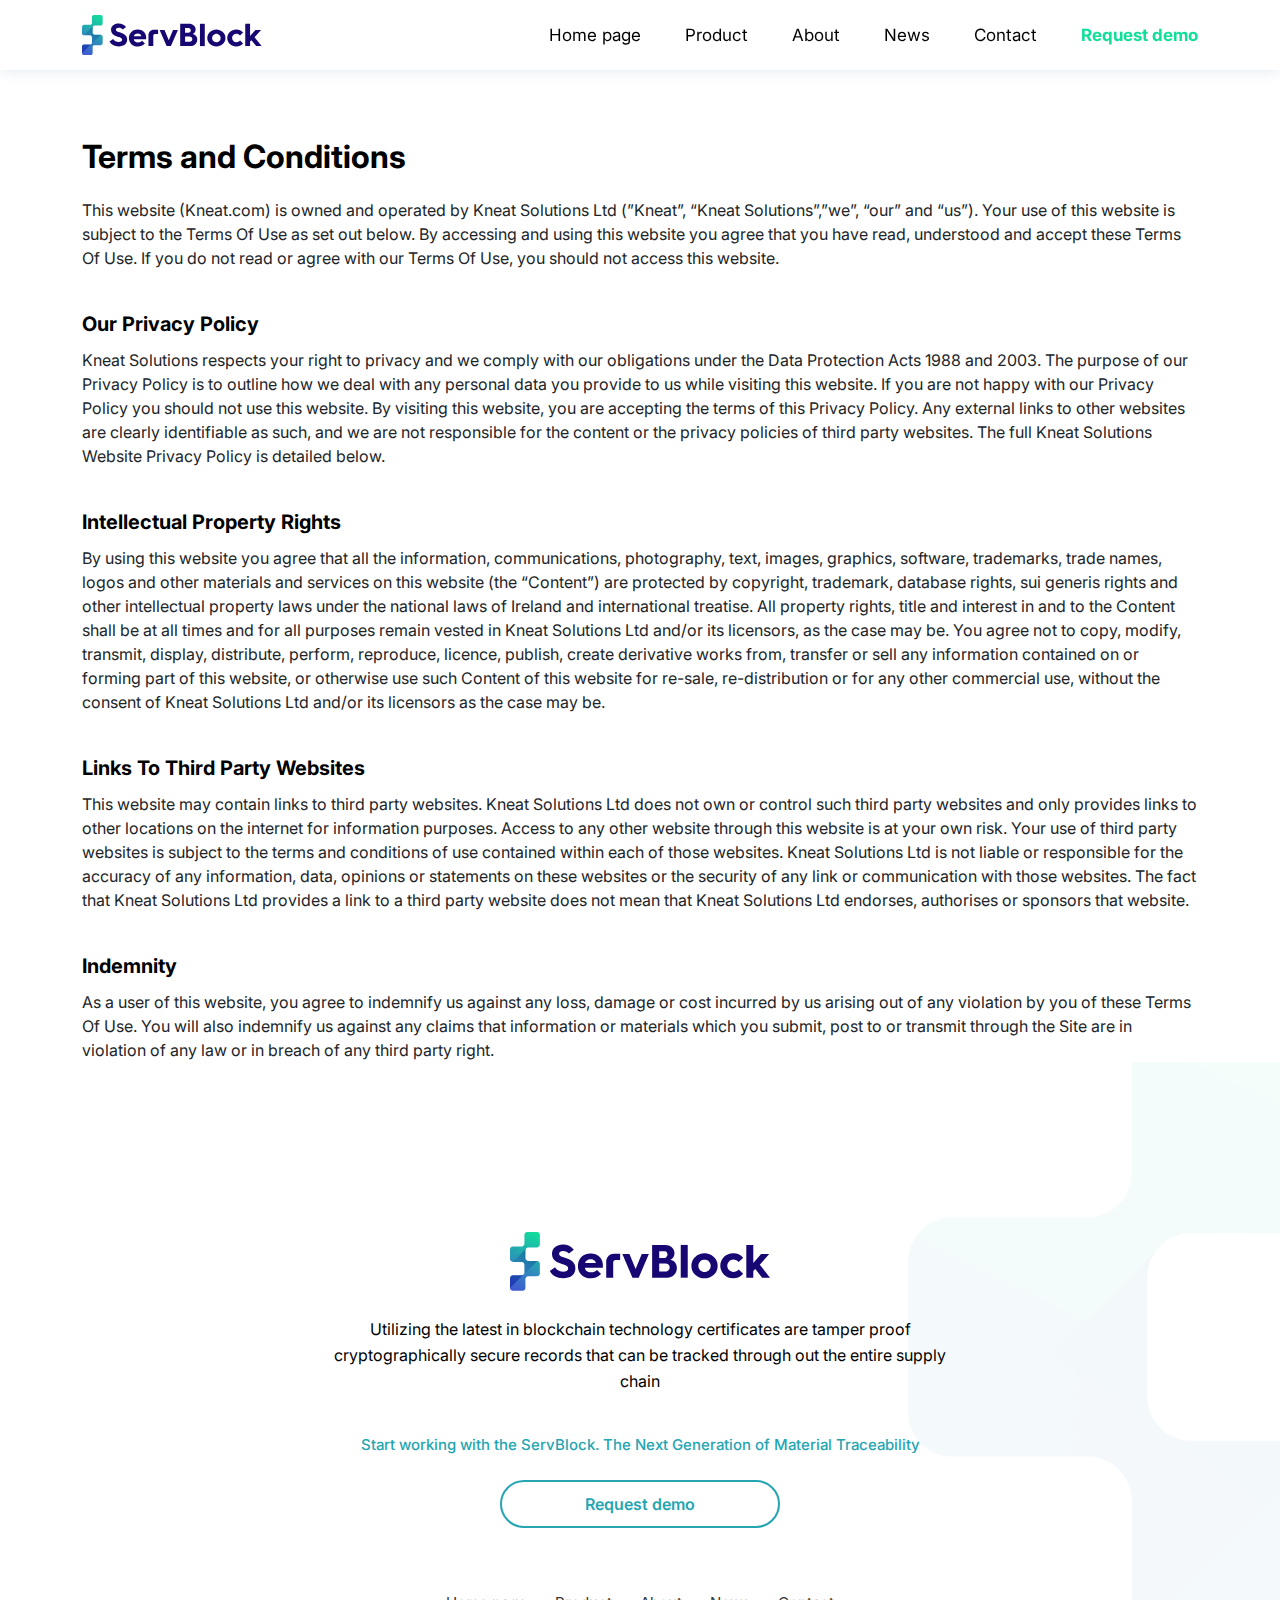
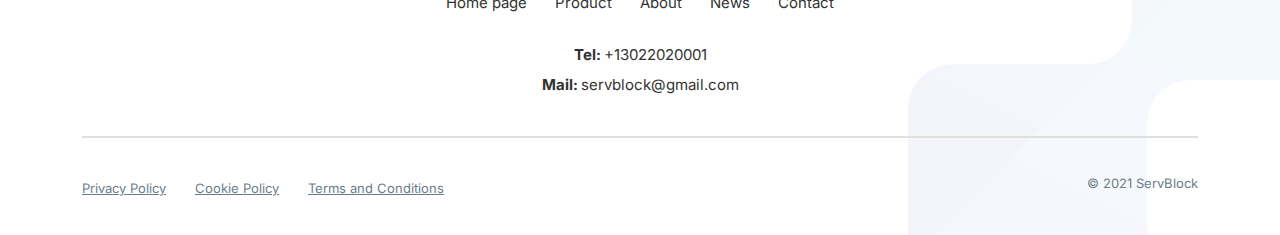
<file: terms.html>
<!DOCTYPE html>
<html lang="en">

<head>
    <meta charset="UTF-8">
    <meta http-equiv="X-UA-Compatible" content="IE=edge">
    <meta name="viewport" content="width=device-width, initial-scale=1.0">
    <title>Terms and Conditions</title>
    <link rel="shortcut icon" href="favico.png" type="image/png">
    <link rel="stylesheet" href="css/bootstrap.min.css">
    <link rel="stylesheet" href="css/select2.min.css">
    <link rel="stylesheet" href="css/aos.css">
    <link rel="stylesheet" href="css/common.css">
    <link rel="stylesheet" href="css/responsive.css">
</head>

<body>
    <div class="page-wrapper">
        <header class="header white onlywhite">
            <div class="container">
                <div class="row">
                    <div class="col-md-3">
                        <div class="header__logo">
                            <a href="index.html">
                                <img src="img/logo.svg" class="whitetext" alt="logo">
                                <img src="img/logo-blue.svg" class="bluetext" alt="logo">
                            </a>
                        </div>
                    </div>
                    <div class="col-md-9">
                        <button class="closemenu">
                            <img src="img/close.svg" alt="close menu">
                        </button>
                        <nav class="header__menu">
                            <ul>
                                <li><a href="index.html">Home page</a></li>
                                <li><a href="product.html">Product</a></li>
                                <li><a href="about-us.html">About</a></li>
                                <li><a href="news.html">News</a></li>
                                <li><a href="contacts.html">Contact</a></li>
                                <li class="green"><a href="request-demo.html"><span>Request demo</span></a></li>
                            </ul>
                        </nav>
                    </div>
                    <button class="menuburger">
                        <?xml version="1.0" encoding="iso-8859-1"?>
                        <!-- Generator: Adobe Illustrator 19.0.0, SVG Export Plug-In . SVG Version: 6.00 Build 0)  -->
                        <svg version="1.1" id="Capa_1" xmlns="http://www.w3.org/2000/svg"
                            xmlns:xlink="http://www.w3.org/1999/xlink" x="0px" y="0px" viewBox="0 0 341.333 341.333"
                            style="enable-background:new 0 0 341.333 341.333;" xml:space="preserve">
                            <g>
                                <g>
                                    <rect y="277.333" width="341.333" height="42.667" />
                                </g>
                            </g>
                            <g>
                                <g>
                                    <rect y="149.333" width="341.333" height="42.667" />
                                </g>
                            </g>
                            <g>
                                <g>
                                    <rect y="21.333" width="341.333" height="42.667" />
                                </g>
                            </g>

                        </svg>

                    </button>
                </div>
            </div>



        </header>

        <main class="main main__headpadd">
            <div class="container">
                <div class="textpage">
                    <h1>Terms and Conditions</h1>
                    <div class="textpage__block">
                        <p>
                            This website (Kneat.com) is owned and operated by Kneat Solutions Ltd (”Kneat”, “Kneat
                            Solutions”,”we”, “our” and “us”). Your use of this website is subject to the Terms Of Use as
                            set
                            out below. By accessing and using this website you agree that you have read, understood and
                            accept these Terms Of Use. If you do not read or agree with our Terms Of Use, you should not
                            access this website.
                        </p>
                    </div>
                    <div class="textpage__block">
                        <h5>Our Privacy Policy</h5>
                        <p>
                            Kneat Solutions respects your right to privacy and we comply with our obligations under the
                            Data Protection Acts 1988 and 2003. The purpose of our Privacy Policy is to outline how we
                            deal with any personal data you provide to us while visiting this website. If you are not
                            happy with our Privacy Policy you should not use this website. By visiting this website, you
                            are accepting the terms of this Privacy Policy. Any external links to other websites are
                            clearly identifiable as such, and we are not responsible for the content or the privacy
                            policies of third party websites. The full Kneat Solutions Website Privacy Policy is
                            detailed below.
                        </p>
                    </div>
                    <div class="textpage__block">
                        <h5>Intellectual Property Rights</h5>
                        <p>
                            By using this website you agree that all the information, communications, photography, text,
                            images, graphics, software, trademarks, trade names, logos and other materials and services
                            on this website (the “Content”) are protected by copyright, trademark, database rights, sui
                            generis rights and other intellectual property laws under the national laws of Ireland and
                            international treatise. All property rights, title and interest in and to the Content shall
                            be at all times and for all purposes remain vested in Kneat Solutions Ltd and/or its
                            licensors, as the case may be. You agree not to copy, modify, transmit, display, distribute,
                            perform, reproduce, licence, publish, create derivative works from, transfer or sell any
                            information contained on or forming part of this website, or otherwise use such Content of
                            this website for re-sale, re-distribution or for any other commercial use, without the
                            consent of Kneat Solutions Ltd and/or its licensors as the case may be.
                        </p>
                    </div>
                    <div class="textpage__block">
                        <h5>Links To Third Party Websites</h5>
                        <p>
                            This website may contain links to third party websites. Kneat Solutions Ltd does not own or
                            control such third party websites and only provides links to other locations on the internet
                            for information purposes. Access to any other website through this website is at your own
                            risk. Your use of third party websites is subject to the terms and conditions of use
                            contained within each of those websites. Kneat Solutions Ltd is not liable or responsible
                            for the accuracy of any information, data, opinions or statements on these websites or the
                            security of any link or communication with those websites. The fact that Kneat Solutions Ltd
                            provides a link to a third party website does not mean that Kneat Solutions Ltd endorses,
                            authorises or sponsors that website.
                        </p>
                    </div>
                    <div class="textpage__block">
                        <h5>Indemnity</h5>
                        <p>
                            As a user of this website, you agree to indemnify us against any loss, damage or cost
                            incurred by us arising out of any violation by you of these Terms Of Use. You will also
                            indemnify us against any claims that information or materials which you submit, post to or
                            transmit through the Site are in violation of any law or in breach of any third party right.
                        </p>
                    </div>
                </div>
            </div>

        </main>


        <footer class="footer">
            <div class="container">
                <div class="footer__logo"><a href="index.html"><img src="img/logo-footer.svg" alt="logo"></a></div>
                <div class="footer__descr">
                    <p>
                        Utilizing the latest in blockchain technology certificates are tamper proof
                        cryptographically
                        secure
                        records that can be tracked through out the entire supply chain
                    </p>
                </div>
                <div class="reqdemobox">
                    <p>Start working with the ServBlock. The Next Generation of Material Traceability</p>
                    <a href="request-demo.html" class="custombtn darkgreen">Request demo</a>
                </div>
                <div class="footer__inf">
                    <ul class="footer__nav">
                        <li><a href="index.html">Home page</a></li>
                        <li><a href="product.html">Product</a></li>
                        <li><a href="about-us.html">About</a></li>
                        <li><a href="news.html">News</a></li>
                        <li><a href="contacts.html">Contact</a></li>
                    </ul>
                    <ul class="footer__contacts">
                        <li>Tel:<a href="tel:+13022020001">+13022020001</a></li>
                        <li>Mail:<a href="mailto:servblock@gmail.com">servblock@gmail.com</a></li>
                    </ul>
                </div>
                <div class="footer__bottsect d-flex justify-content-between">
                    <ul>
                        <li><a href="privacy.html">Privacy Policy</a></li>
                        <li><a href="cookie.html">Cookie Policy</a></li>
                        <li><a href="terms.html">Terms and Conditions</a></li>
                    </ul>
                    <span>© 2021 ServBlock</span>
                </div>
            </div>
        </footer>
    </div>





    <script src="js/jquery.js"></script>
    <script src="js/bootstrap.min.js"></script>
    <script src="js/aos.js"></script>
    <script src="js/select2.min.js"></script>
    <script src="js/common.js"></script>



</body>

</html>
</file>
<file: css/common.css>
@import url('https://fonts.googleapis.com/css2?family=Inter:wght@100;200;300;400;500;600;700;800;900&display=swap');

body,
html {
    height: 100%;
}

body {
    font-family: 'Inter', sans-serif;
    overflow-x: hidden;
}

.page-wrapper {
    min-height: 100%;
    display: flex;
    flex-direction: column;
}

h1 {
    font-weight: 600;
    font-size: 42px;
    line-height: 56px;
    color: #fff;
}

h2 {
    color: #170772;
    font-weight: 600;
    font-size: 42px;
    line-height: 56px;
}

h3 {
    font-weight: bold;
    font-size: 36px;
    line-height: 48px;
}

h6 {
    color: #4F4F4F;
    font-size: 18px;
    line-height: 30px;
}

.main {
    flex: 1 1 auto;
}

header.header {
    position: fixed;
    left: 0;
    top: 0;
    width: 100%;
    z-index: 11;
    height: 96px;
    display: flex;
    align-items: center;
    transition: .3s;
    -webkit-transition: .3s;
    -moz-transition: .3s;
    -ms-transition: .3s;
    -o-transition: .3s;
}

header.header.white {
    background-color: #fff;
    box-shadow: 0 0 15px #dfe6ef;
}

header.header.white .header__menu ul li a {
    color: #000;
}

header.header.white .header__menu ul li.green a {
    color: #11DF99;
}

.header__menu {
    height: 100%;
    display: flex;
    align-items: center;
    justify-content: flex-end;
}

.header__menu ul {
    list-style-type: none;
    padding: 0;
    margin: 0;
}

.header__menu ul li {
    display: inline-block;
    margin-right: 48px;
}

.header__menu ul li:last-child {
    margin-right: 0;
}

.header__menu ul li a {
    text-decoration: none;
    color: #fff;
    font-size: 17px;
    line-height: 24px;
    position: relative;
    transition: .3s;
    -webkit-transition: .3s;
    -moz-transition: .3s;
    -ms-transition: .3s;
    -o-transition: .3s;
}

.header__menu ul li:not(.green) a:after {
    content: '';
    display: inline-block;
    height: 2px;
    background: #11DF99;
    width: 0;
    position: absolute;
    bottom: -5px;
    left: 0;
    transition: .3s;
    -webkit-transition: .3s;
    -moz-transition: .3s;
    -ms-transition: .3s;
    -o-transition: .3s;
}

.header__menu ul li:not(.green) a:hover:after {
    width: 100%;
}

.header__menu ul li.green a {
    font-weight: bold;
    color: #11DF99;
}

.header__menu ul li.green a {
    position: relative;
    display: inline-block;
}

.header__menu ul li.green a:before {
    content: 'Request demo';
    display: inline-block;
    position: absolute;
    left: 0;
    top: auto;
    color: #fff;
    transform: translate3d(0, -18px, 0);
    opacity: 0;
    transition: all cubic-bezier(0.190, 1.000, 0.220, 1.000) .8s;
}

.white .header__menu ul li.green a:before {
    color: #000;
}

.header__menu ul li.green a:hover:before {
    transform: translate3d(0, 0, 0);
    opacity: 1;
}

.header__menu ul li.green a:hover span {
    transform: translate3d(0, 16px, 0);
    opacity: 0;
}

.header__menu ul li.green a span {
    display: inline-block;
    vertical-align: top;
    transition: all cubic-bezier(0.190, 1.000, 0.220, 1.000) .8s;
}

.header__logo a img {
    max-width: 100%;
}

.mainsect {
    max-height: 100vh;
    height: 650px;
    position: relative;
    display: flex;
    align-items: center;
}

.mainsect>img {
    width: 100%;
    height: 100%;
    position: absolute;
    object-fit: cover;
    top: 0;
    left: 0;
}

.mainsect:after {
    content: '';
    display: block;
    position: absolute;
    left: 0;
    top: 0;
    width: 100%;
    height: 100%;
    background: linear-gradient(180deg, #091343 0%, rgba(255, 255, 255, 0) 95.23%);
    opacity: 0.6;
}

.mainsect__textbox {
    position: relative;
    z-index: 2;
    max-width: 526px;
    margin-top: 90px;
}

.mainsect__textbox h1 {
    margin-bottom: 56px;
}

.mainsect__buttons {
    display: flex;
    align-items: center;
    justify-content: space-between;
}

.custombtn {
    max-width: 250px;
    width: 100%;
    height: 56px;
    display: flex;
    align-items: center;
    justify-content: center;
    text-align: center;
    font-weight: 600;
    font-size: 17px;
    line-height: 24px;
    color: #fff;
    text-decoration: none;
    border-radius: 30px;
    -webkit-border-radius: 30px;
    -moz-border-radius: 30px;
    -ms-border-radius: 30px;
    -o-border-radius: 30px;
    border: 2px solid #11DF99;
    transition: .3s;
    -webkit-transition: .3s;
    -moz-transition: .3s;
    -ms-transition: .3s;
    -o-transition: .3s;
}

.custombtn:hover {
    color: #fff;
}

.custombtn.greenbtn {
    background: #11DF99;
}

.custombtn.white {
    background: rgba(255, 255, 255, 0.8);
    color: #11DF99;
    border: none;
}

.ourpdoducts {
    padding: 72px 0 150px;
    overflow: hidden;
}

.ourpdoducts h6 {
    margin-bottom: 24px;
    text-align: center;
}

.ourpdoducts h2 {
    text-align: center;
    margin-bottom: 109px;
}

.productsect {
    padding: 66px 0;
    position: relative;
}

.productsect .testbox {
    content: '';
    display: inline-block;
    width: 0;
    height: 100%;
    position: absolute;
    left: -50%;
    top: 0;
    transition: 1.5s;
    -webkit-transition: 1.5s;
    -moz-transition: 1.5s;
    -ms-transition: 1.5s;
    -o-transition: 1.5s;
    overflow: hidden;
}

.productsect .testbox>div {
    width: 870px;
    height: 100%;
    background: rgba(242, 242, 242, 0.8);
    border-radius: 20px;
    -webkit-border-radius: 20px;
    -moz-border-radius: 20px;
    -ms-border-radius: 20px;
    -o-border-radius: 20px;
    position: absolute;
    left: 0;
}

.productsect:nth-child(even) .testbox>div {
    right: 0;
    left: initial;
}

.productsect:nth-child(even) .testbox {
    left: initial;
    right: -50%;
}

[data-aos="example-anim1"] {
    width: 0;
}

[data-aos="example-anim1"].aos-animate {
    width: 870px;
}

.productsect .row {
    position: relative;
    z-index: 2;
}

.productsect__text {
    max-width: 416px;
    position: relative;
}

.productsect__text p {
    font-size: 18px;
    line-height: 30px;
    color: #4F4F4F;
}

.productsect__text p:last-child {
    margin-bottom: 0;
}

.productsect__text:before {
    content: '';
    display: inline-block;
    width: 25px;
    height: 25px;
    background: url('../img/cube-icon.svg') no-repeat center / 100%;
    position: absolute;
    left: -29px;
    top: -29px;
}

.productsect img {
    max-width: 100%;
    border-radius: 8px;
    box-shadow: 0 0 140px rgb(22 92 186 / 25%);
}

.productsect:nth-child(even) .row {
    flex-direction: row-reverse;
}

.productsect:nth-child(even):after {
    right: initial;
    left: calc(50% + 420px);
}

.header__logo a {
    position: relative;
    display: inline-block;
    width: 213px;
    height: 48px;
}

.header__logo a img {
    position: absolute;
    top: 0;
    left: 0;
}

.bluetext {
    opacity: 0;
}

.whitetext {
    opacity: 1;
}

header.white .bluetext {
    opacity: 1;
}

header.white .whitetext {
    opacity: 0;
}

.productsects .productsect:before {
    content: '';
    display: inline-block;
    border-radius: 10px;
    -webkit-border-radius: 10px;
    -moz-border-radius: 10px;
    -ms-border-radius: 10px;
    -o-border-radius: 10px;
    position: absolute;
}

.productsects .productsect:nth-child(1):before {
    left: 16%;
    top: -24px;
    width: 48px;
    height: 48px;
    background: #11DF99;
}

.productsects .productsect:nth-child(2):before {
    width: 93px;
    height: 93px;
    background: #25A5B1;
    bottom: 30px;
    right: calc(50% - 75px);
}

.productsects .productsect:nth-child(4):before {
    right: 18%;
    bottom: 14px;
    width: 48px;
    height: 48px;
    background: #11DF99;
}

.productsects .productsect:nth-child(6):before {
    right: 60%;
    bottom: 60px;
    width: 48px;
    height: 48px;
    background: #25A5B1;
}

.service {
    background-color: #4059D1;
    padding: 64px 0;
    position: relative;
    background-image: url('../img/figure1.png');
    background-repeat: no-repeat;
    background-position: bottom right 30%;
}


.service h3 {
    color: #fff;
    margin-bottom: 48px;
}

.service__descr p {
    font-size: 15px;
    line-height: 22px;
    color: #fff;
    margin-bottom: 24px;
}

.service__descr p.title {
    margin-bottom: 0;
    font-weight: bold;
}

.service__descr ul {
    list-style-type: none;
    padding: 0;
    margin: 0 0 24px 0;
    max-width: 500px;
}

.service__descr ul li {
    color: #fff;
    font-size: 15px;
    line-height: 22px;
    position: relative;
    padding-left: 20px;
}

.service__descr ul li:before {
    content: '✓';
    display: inline-block;
    position: absolute;
    left: 0;
    top: 1px;
}

.service__abspic {
    position: absolute;
    right: 0;
    top: 0;
    max-width: calc(100% - 500px);
}

.service__descr.lists {
    position: relative;
}

footer {
    padding-top: 170px;
    background: url('../img/footer-bg.png') no-repeat right top / auto 100%;
}

.footer__logo {
    text-align: center;
    margin-bottom: 36px;
}

.footer__logo img {
    max-width: 300px;
}

.footer__descr {
    margin: 0 auto 64px;
    max-width: 650px;
}

.footer__descr p {
    font-size: 18px;
    line-height: 30px;
    color: #000;
    text-align: center;
}

.footer__descr p:last-child {
    margin-bottom: 0;
}

.reqdemobox {
    max-width: 565px;
    margin: 0 auto 120px;
}

.reqdemobox p {
    margin-bottom: 24px;
    color: #25A5B1;
    font-weight: 500;
    font-size: 15px;
    line-height: 22px;
}

.footer .custombtn.darkgreen {
    border: 2px solid #25A5B1;
    border-radius: 25px;
    -webkit-border-radius: 25px;
    -moz-border-radius: 25px;
    -ms-border-radius: 25px;
    -o-border-radius: 25px;
    max-width: 315px;
    height: 48px;
    text-align: center;
    color: #25A5B1;
    font-size: 16px;
    margin: 0 auto;
    transition: .3s;
    -webkit-transition: .3s;
    -moz-transition: .3s;
    -ms-transition: .3s;
    -o-transition: .3s;
}

.footer .custombtn.darkgreen:hover {
    color: #fff;
    background: rgb(37, 165, 177);
    animation: pulse1 2s infinite;
    -webkit-animation: pulse1 2s infinite;
}

.custombtn.greenbtn:hover,
.custombtn:hover {
    animation: pulselight 2s infinite;
    -webkit-animation: pulselight 2s infinite;
}

.custombtn.white:hover {
    animation: pulsewhite 2s infinite;
    -webkit-animation: pulsewhite 2s infinite;
}

@-webkit-keyframes pulsewhite {

    0% {
        -webkit-box-shadow: 0 0 0 0 rgba(255, 255, 255, .3);
    }

    70% {
        -webkit-box-shadow: 0 0 0 20px rgba(255, 255, 255, 0);
    }

    100% {
        -webkit-box-shadow: 0 0 0 0 rgba(255, 255, 255, .3);
    }
}

@keyframes pulsewhite {
    0% {
        -webkit-box-shadow: 0 0 0 0 rgba(255, 255, 255, .3);
    }

    70% {
        -webkit-box-shadow: 0 0 0 20px rgba(255, 255, 255, 0);
    }

    100% {
        -webkit-box-shadow: 0 0 0 0 rgba(255, 255, 255, .3);
    }
}

@-webkit-keyframes pulselight {

    0% {
        -webkit-box-shadow: 0 0 0 0 rgba(17, 223, 153, .3);
    }

    70% {
        -webkit-box-shadow: 0 0 0 20px rgba(17, 223, 153, 0);
    }

    100% {
        -webkit-box-shadow: 0 0 0 0 rgba(17, 223, 153, .3);
    }
}

@keyframes pulselight {
    0% {
        -webkit-box-shadow: 0 0 0 0 rgba(17, 223, 153, .3);
    }

    70% {
        -webkit-box-shadow: 0 0 0 20px rgba(17, 223, 153, 0);
    }

    100% {
        -webkit-box-shadow: 0 0 0 0 rgba(17, 223, 153, .3);
    }
}

@-webkit-keyframes pulse1 {

    0% {
        -webkit-box-shadow: 0 0 0 0 rgba(37, 165, 177, .3);
    }

    70% {
        -webkit-box-shadow: 0 0 0 20px rgba(37, 165, 177, 0);
    }

    100% {
        -webkit-box-shadow: 0 0 0 0 rgba(37, 165, 177, .3);
    }
}

@keyframes pulse1 {
    0% {
        -webkit-box-shadow: 0 0 0 0 rgba(37, 165, 177, .3);
    }

    70% {
        -webkit-box-shadow: 0 0 0 20px rgba(37, 165, 177, 0);
    }

    100% {
        -webkit-box-shadow: 0 0 0 0 rgba(37, 165, 177, .3);
    }
}

.footer__nav {
    list-style-type: none;
    padding: 0;
    margin: 0 0 56px 0;
    text-align: center;
}

.footer__nav li {
    display: inline-block;
    vertical-align: middle;
    margin: 0 12px;
}

.footer__nav li a {
    color: #333333;
    font-size: 15px;
    line-height: 22px;
    text-decoration: none;
    transition: .3s;
    -webkit-transition: .3s;
    -moz-transition: .3s;
    -ms-transition: .3s;
    -o-transition: .3s;
    position: relative;
}

.footer__nav li a:after {
    content: '';
    display: inline-block;
    height: 2px;
    width: 0;
    background: #25A5B1;
    position: absolute;
    bottom: -3px;
    left: 0;
    transition: .3s;
    -webkit-transition: .3s;
    -moz-transition: .3s;
    -ms-transition: .3s;
    -o-transition: .3s;
}

.footer__nav li a:hover {
    color: #25A5B1;
}

.footer__nav li a:hover:after {
    width: 100%;
}

.footer__contacts {
    list-style-type: none;
    padding: 0;
    margin: 0;
    text-align: center;
}

.footer__contacts li {
    font-weight: bold;
    font-size: 15px;
    line-height: 22px;
    color: #333333;
    margin-bottom: 8px;
}

.footer__contacts li:last-child {
    margin-bottom: 0;
}

.footer__contacts li a {
    text-decoration: none;
    font-weight: normal;
    color: #333333;
    display: inline-block;
    margin-left: 3px;
    transition: .3s;
    -webkit-transition: .3s;
    -moz-transition: .3s;
    -ms-transition: .3s;
    -o-transition: .3s;
}

.footer__contacts li a:hover {
    color: #25A5B1;
}

.footer__inf {
    padding-bottom: 55px;
}

.footer__bottsect {
    padding: 36px 0;
    border-top: 2px solid #E0E0E0;
}

.footer__bottsect ul {
    list-style-type: none;
    padding: 0;
    margin: 0;
}

.footer__bottsect ul li {
    display: inline-block;
    vertical-align: middle;
    margin-right: 25px;
}

.footer__bottsect ul li a {
    color: #6A7E89;
    font-size: 13px;
    line-height: 18px;
}

.footer__bottsect ul li a:hover {
    text-decoration: none;
}

.footer__bottsect span {
    color: #6A7E89;
    font-size: 13px;
    line-height: 18px;
}

.menuburger,
.closemenu {
    display: none !important;
}

body.overflowhidden {
    overflow: hidden;
}

.reqdemobox p {
    text-align: center;
}

.mainsect.home .custombtn {
    max-width: 270px;
}

.product-chain {
    padding: 108px 0 50px 0;
}

.product-chain h6 {
    margin-bottom: 24px;
    text-align: center;
}

.product-chain h2 {
    text-align: center;
    margin-bottom: 0;
}

.chainblock__picwrap {
    width: 130px;
    height: 130px;
    background: #FFFFFF;
    box-shadow: 0px 19px 116px rgba(22, 92, 186, 0.11), 0px 15.1313px 46.705px rgba(22, 92, 186, 0.0716748), 0px 10.3906px 47.9761px rgba(22, 92, 186, 0.055), 0px 5.30649px 51.6653px rgba(22, 92, 186, 0.0383252);
    border-radius: 15px;
    display: flex;
    align-items: center;
    justify-content: center;
    margin: 0 auto;
}

.chainblock__pic {
    padding: 135px 0 80px 0;
}

.chainblock__text {
    min-height: 78px;
    max-width: 280px;
    margin: 0 auto;
}

.chainblock__text p {
    font-size: 17px;
    line-height: 26px;
    color: #333333;
    text-align: center;
}

.chainblock__text p:last-child {
    margin-bottom: 0;
}

.chainblock {
    background: url('../img/figure2.png') no-repeat top center;
    display: flex;
    flex-wrap: wrap;
}

.chainblock>div {
    max-width: 100%;
    width: 100%;
}

.product-chain .row .col-lg-3:nth-child(even) .chainblock__pic {
    order: 2;
    padding: 80px 0 135px 0;
}

.product-chain .row .col-lg-3:nth-child(even) .chainblock__text {
    order: 1;
}

.product-chain .row .col-lg-3:nth-child(even) .chainblock {
    margin-top: 175px;
    background-position: bottom center;
}

.benefits {
    padding: 50px 0 0 0;
    position: relative;
}

.benefits h6 {
    margin-bottom: 24px;
}

.benefits h2 {
    margin-bottom: 70px;
}

.benefits__left img {
    width: 100%;
    max-width: 526px;
    box-shadow: 0px 19px 116px rgba(22, 92, 186, 0.11), 0px 15.1313px 46.705px rgba(22, 92, 186, 0.0716748), 0px 10.3906px 47.9761px rgba(22, 92, 186, 0.055), 0px 5.30649px 51.6653px rgba(22, 92, 186, 0.0383252);
    border-radius: 15px;
}

.benefit-text {
    margin-bottom: 56px;
}

.benefit-text:last-child {
    margin-bottom: 0;
}

.benefit-text .title {
    color: #000;
    font-weight: 600;
    font-size: 24px;
    line-height: 36px;
    margin-bottom: 24px;
}

.benefit-text .descr p {
    color: #333333;
    font-size: 16px;
    line-height: 24px;
}

.benefit-text .descr p:last-child {
    margin-bottom: 0;
}

.benefits__left {
    position: sticky;
    top: 110px;
}

.benefits__circle {
    background: #F2F2F2;
    opacity: 0.5;
    /*width: 534px;
    height: 534px;
    */
    width: 100px;
    height: 100px;
    position: absolute;
    left: 50%;
    top: 50%;
    transform: translate(-50%, -50%);
    -webkit-transform: translate(-50%, -50%);
    -moz-transform: translate(-50%, -50%);
    -ms-transform: translate(-50%, -50%);
    -o-transform: translate(-50%, -50%);
    border-radius: 50%;
    -webkit-border-radius: 50%;
    -moz-border-radius: 50%;
    -ms-border-radius: 50%;
    -o-border-radius: 50%;
    z-index: 1;
    transition: .5s;
    -webkit-transition: .5s;
    -moz-transition: .5s;
    -ms-transition: .5s;
    -o-transition: .5s;
}

.benefits .container {
    z-index: 2;
    position: relative;
}

.reqdemo {
    height: 100vh;
    background: url('../img/pic3.jpg') no-repeat center / cover;
    display: flex;
    align-items: center;
    z-index: 2;
}

.reqdemo:after {
    content: '';
    display: block;
    width: 100%;
    height: 100%;
    position: absolute;
    left: 0;
    top: 0;
    background: #4059D1;
    opacity: .9;
}

.reqdemo__formsect {
    padding: 72px 100px;
    background: #fff;
    position: relative;
    z-index: 2;
    border-radius: 15px;
}

.reqdemo__formsect h2 {
    margin-bottom: 48px;
}

.inputfield input {
    width: 100%;
    outline: none;
    border-radius: 10px;
    background: #F8F8F8;
    border: 1px solid rgba(0, 0, 0, 0.05);
    height: 56px;
    padding-left: 22px;
    padding-right: 10px;
    font-size: 16px;
    color: #3C3C3C;
}

.inputfield input::placeholder {
    color: #BDBDBD;
}

.inputfield {
    margin-bottom: 20px;
}

.select2-container {
    width: 100% !important;
}

.select2-container--default .select2-selection--single {
    height: 56px;
    background: #F8F8F8;
    border: 1px solid rgba(0, 0, 0, 0.05);
    border-radius: 10px;
}

.select2-container--default .select2-selection--single .select2-selection__rendered {
    line-height: 56px;
    padding-left: 22px;
}

.select2-container--default .select2-selection--single .select2-selection__arrow b {
    border-width: 7px 6px 0 6px;
}

.select2-container--default.select2-container--open .select2-selection--single .select2-selection__arrow b {
    border-width: 0 6px 7px 6px;
}

.select2-container--default .select2-selection--single .select2-selection__arrow {
    top: 50%;
    right: 10px;
    transform: translateY(-50%);
}

.select2-container--default .select2-search--dropdown .select2-search__field {
    outline: none;
}

.reqdemo__formsect .descr {
    font-size: 12px;
    line-height: 18px;
    margin: 48px 0 42px 0;
}

.reqdemo__formsect .descr p:last-child {
    margin-bottom: 0;
}

.checkfield input {
    display: none;
}

.checkfield label {
    margin: 0;
    position: relative;
    font-size: 12px;
    line-height: 15px;
    color: #000;
    margin-bottom: 48px;
    padding-left: 30px;
    cursor: pointer;
}

.checkfield label:after {
    content: '';
    display: inline-block;
    width: 17px;
    height: 17px;
    border: 1px solid #4F4F4F;
    border-radius: 2px;
    position: absolute;
    left: 0;
    top: 50%;
    transform: translateY(-50%);
    -webkit-transform: translateY(-50%);
    -moz-transform: translateY(-50%);
    -ms-transform: translateY(-50%);
    -o-transform: translateY(-50%);
}

.checkfield input:checked+label:after {
    background-image: url('../img/check.svg');
    background-repeat: no-repeat;
    background-position: center;
    background-size: 100%;
}

.reqdemo {
    padding-top: 96px;
    position: relative;
}

.contact-infosect {
    height: 530px;
    overflow: hidden;
    position: relative;
    display: flex;
    align-items: center;
}

.contact-infosect:after {
    content: '';
    display: block;
    position: absolute;
    left: 0;
    top: 0;
    width: 100%;
    height: 100%;
    background: #4059D1;
    opacity: 0.9;
}

.contfsbg {
    width: 100%;
    height: 100%;
    object-fit: cover;
    object-position: 50% 50%;
    position: absolute;
    left: 0;
    top: 0;
}

.contact-infosect__descr {
    position: relative;
    z-index: 2;
}

.contact-infosect__descr .sectsubtit {
    color: #fff;
    font-weight: bold;
    font-size: 16px;
    line-height: 24px;
    margin-bottom: 20px;
}

.contact-infosect__descr .conttit {
    margin-bottom: 20px;
    color: #fff;
    font-size: 42px;
    line-height: 140%;
}

.contact-infosect__descr .descr {
    font-size: 16px;
    line-height: 24px;
    color: #fff;
    max-width: 540px;
    margin-bottom: 64px;
}

.contact-infosect__descr .descr p:last-child {
    margin-bottom: 0;
}

.contlist {
    list-style-type: none;
    padding: 0;
    margin: 0;
}

.contlist li {
    position: relative;
    max-width: 257px;
    display: inline-block;
    vertical-align: top;
    color: #fff;
    font-weight: bold;
    font-size: 16px;
    line-height: 24px;
    margin-right: 65px;
    padding-left: 44px;
}

.contlist li:last-child {
    margin-right: 0;
}

.contlist li a {
    color: #fff;
    text-decoration: none;
}

.contlist li:after {
    content: '';
    display: inline-block;
    width: 33px;
    height: 33px;
    position: absolute;
    left: 0;
    top: -4px;
}

.contlist li.cltel:after {
    background: url('../img/circphone.png');
}

.contlist li.clmail:after {
    background: url('../img/circmail.png');
}

.contlist li.claddr:after {
    background: url('../img/circhome.png');
}

.main__headpadd {
    padding-top: 96px;
}

.reqcallback {
    padding: 100px 0 50px;
}

.reqcallback .reqdemo__formsect {
    filter: drop-shadow(0px 9px 68px rgba(0, 0, 0, 0.08)) drop-shadow(0px 3.75998px 28.4088px rgba(0, 0, 0, 0.0216937)) drop-shadow(0px 2.01027px 15.1887px rgba(0, 0, 0, 0.0136925)) drop-shadow(0px 1.12694px 8.51466px rgba(0, 0, 0, 0.0104079)) drop-shadow(0px 0.598509px 4.52207px rgba(0, 0, 0, 0.00770003)) drop-shadow(0px 0.249053px 1.88173px rgba(0, 0, 0, 0.00437391));
}

.mapsection__text .title {
    color: #000;
    font-size: 42px;
    line-height: 140%;
    margin-bottom: 38px;
}

.mapsection__text ul {
    list-style-type: none;
    padding: 0;
    margin: 0;
}

.mapsection__text ul li {
    position: relative;
    font-size: 16px;
    line-height: 24px;
    color: #000;
    max-width: 260px;
    margin-bottom: 25px;
    padding-left: 44px;
}

.mapsection__text ul li:last-child {
    margin-bottom: 0;
}

.mapsection__text ul li a {
    color: #000;
    text-decoration: none;
}

.mapsection__text ul li:after {
    content: '';
    display: inline-block;
    width: 33px;
    height: 33px;
    position: absolute;
    left: 0;
    top: -3px;
}

.address:after {
    background: url('../img/homeic.png') no-repeat center / 100% 100%;
}

.tel:after {
    background: url('../img/telic.png') no-repeat center / 100% 100%;
}

.email:after {
    background: url('../img/emailic.png') no-repeat center / 100% 100%;
}

.mapsection {
    padding: 50px 0 0 0;
}

.mapwrapper {
    position: relative;
    overflow: hidden;
    height: 575px;
}

#map {
    width: 100%;
    height: 100%;
}

.mainsect.moreblue:after {
    background-image: url('../img/moreblue-bg.png');
    background-repeat: no-repeat;
    background-position: center;
    background-size: 100% 100%;
    opacity: 1;
}

.ourstory {
    padding: 100px 0 97px;
}

.ourstory-title {
    max-width: 192px;
    margin: 0 auto;
    height: 100%;
    position: relative;
    padding-bottom: 10px;
}

.ourstory-title:after {
    content: '';
    display: block;
    height: 6px;
    width: 100%;
    background: linear-gradient(-180deg, #11DF99 3.81%, #4059D1 98.29%);
    position: absolute;
    left: 0;
    bottom: 0;
}

.ourstory-title span {
    display: block;
    margin-bottom: 14px;
    color: #333333;
    font-size: 18px;
    line-height: 30px;
}

.ourstory-title p {
    margin: 0;
    color: #170772;
    font-weight: 600;
    font-size: 36px;
    line-height: 140%;
}

.ourstory__wrapp {
    background-image: url('../img/storybg.png');
    background-repeat: no-repeat;
    background-position: right 45px bottom;
    padding: 100px 0 130px;
    background-color: #FFFFFF;
    box-shadow: 0px 9px 68px rgba(0, 0, 0, 0.08), 0px 3.75998px 28.4088px rgba(0, 0, 0, 0.0216937), 0px 2.01027px 15.1887px rgba(0, 0, 0, 0.0136925), 0px 1.12694px 8.51466px rgba(0, 0, 0, 0.0104079), 0px 0.598509px 4.52207px rgba(0, 0, 0, 0.00770003), 0px 0.249053px 1.88173px rgba(0, 0, 0, 0.00437391);
}

.ourstory__descr p {
    margin-bottom: 45px;
    color: #4F4F4F;
    font-size: 18px;
    line-height: 150%;
}

.ourstory__descr {
    max-width: 437px;
}

.ourstory__descr p:last-child {
    margin-bottom: 0;
}

.product-chain.goals {
    padding: 0;
}

.product-chain.goals .col-lg-3 {
    width: 20%;
}

.product-chain.goals .chainblock__text p {
    font-size: 15px;
    line-height: 22px;
}

.product-chain.goals .chainblock__text .title {
    margin-bottom: 5px;
    font-weight: 600;
    font-size: 20px;
    line-height: 150%;
    color: #4F4F4F;
}

.product-chain.goals .chainblock__picwrap {
    width: 109px;
    height: 109px;
}

.product-chain.goals .chainblock__pic {
    padding: 114px 0 50px 0;
}

.product-chain.goals .row .col-lg-3:nth-child(even) .chainblock__pic {
    padding: 50px 0 114px 0;
}

.product-chain.goals .chainblock {
    background-size: 170px;
}

.textpage {
    padding: 66px 0 0 0;
}

.textpage h1 {
    color: #000000;
    font-weight: bold;
    font-size: 42px;
    line-height: 140%;
    margin-bottom: 30px;
}

.textpage h5 {
    margin-bottom: 30px;
    font-weight: bold;
    font-size: 24px;
    line-height: 140%;
    color: #000;
}

.textpage__block {
    margin-bottom: 60px;
}

.textpage__block p:last-child,
.textpage__block:last-child {
    margin-bottom: 0;
}

.textpage__block ul li {
    margin-bottom: 10px;
    font-size: 16px;
    line-height: 160%;
    color: #4F4F4F;
    position: relative;
    padding-left: 26px;
}

.textpage__block ul {
    list-style-type: none;
    padding: 0 0 0 50px;
}

.textpage__block ul li:after {
    content: '';
    display: inline-block;
    background: #170772;
    width: 6px;
    height: 6px;
    position: absolute;
    left: 0;
    top: 50%;
    transform: translateY(-50%);
    -webkit-transform: translateY(-50%);
    -moz-transform: translateY(-50%);
    -ms-transform: translateY(-50%);
    -o-transform: translateY(-50%);
}

.textpage__block ul li:last-child {
    margin-bottom: 0;
}

.textpage__block ul:last-child {
    margin-bottom: 0;
}

.mainsect__textbox p {
    color: #fff;
    font-weight: 600;
    font-size: 18px;
    line-height: 150%;
}

.news {
    padding: 100px 0 0 0;
}

.newblock {
    border: 1px solid rgba(0, 0, 0, 0.1);
    margin-bottom: 20px;
}

.newblock__pic {
    position: relative;
    overflow: hidden;
    height: 219px;
}

.newblock__pic img {
    /*width: 100%;
    height: 100%;
    object-fit: cover;
    object-position: 50% 50%;
    */
    min-height: 100%;
    min-width: 100%;
    position: absolute;
    top: 50%;
    left: 50%;
    transform: translate(-50%, -50%);
    -webkit-transform: translate(-50%, -50%);
    -moz-transform: translate(-50%, -50%);
    -ms-transform: translate(-50%, -50%);
    -o-transform: translate(-50%, -50%);
}

.newblock__descr {
    padding: 30px;
}

.newblock__descr a {
    display: block;
    color: #000000;
    font-weight: bold;
    font-size: 20px;
    line-height: 140%;
    height: 85px;
    overflow: hidden;
    display: -webkit-box;
    -webkit-line-clamp: 3;
    -webkit-box-orient: vertical;
    overflow: hidden;
    text-decoration: none;

}

.newblock__descrbott {
    margin-top: 20px;
    display: flex;
    align-items: center;
    justify-content: space-between;
}

.newblock__descrbott span {
    color: rgba(0, 0, 0, 0.5);
    font-size: 14px;
    line-height: 140%;
    position: relative;
    padding-left: 25px;

}

.newblock__descrbott span:after,
.newcontent__topsect span:after {
    content: '';
    display: inline-block;
    width: 16px;
    height: 16px;
    position: absolute;
    left: 0;
    top: 50%;
    transform: translateY(-50%);
    -webkit-transform: translateY(-50%);
    -moz-transform: translateY(-50%);
    -ms-transform: translateY(-50%);
    -o-transform: translateY(-50%);
    background-repeat: no-repeat;
    background-position: center;
}

.newblock__descrbott .datepost:after,
.newcontent__topsect span:after {
    background-image: url('../img/calendar.svg');
}

.newblock__descrbott .minred:after {
    background-image: url('../img/clock.svg');
}

.pagination {
    margin-top: 30px;
}

.pagination .page-link {
    padding: 0;
    border: none;
    width: 35px;
    height: 35px;
    display: flex;
    align-items: center;
    justify-content: center;
    border-radius: 8px;
    border: 1px solid transparent;
    color: rgba(0, 0, 0, .5);
    font-size: 15px;
    line-height: 18px;
    background-color: #fff;
    box-shadow: none;
    margin: 0;
    transition: .3s;
    -webkit-transition: .3s;
    -moz-transition: .3s;
    -ms-transition: .3s;
    -o-transition: .3s;
}

.pagination .page-item span {
    padding: 0;
    border: none;
    width: 25px;
    height: 35px;
    display: flex;
    align-items: center;
    justify-content: center;
    border-radius: 8px;
    border: 1px solid transparent;
    color: rgba(0, 0, 0, .5);
    font-size: 15px;
    line-height: 18px;
    background-color: #fff;
    box-shadow: none;
    margin: 0;
}


.pagination .page-item.active a {
    border: 1px solid #170772;
    color: #000;
    background-color: #fff;
}

.pagination .page-item:first-child {
    margin-right: 15px;
}

.pagination .page-item:last-child {
    margin-left: 15px;
}

.pagination .page-item a:hover {
    color: #000;
}

.pagination .page-item:first-child .page-link:hover,
.pagination .page-item:last-child .page-link:hover,
.pagination .page-item.disable {
    opacity: .3;
}

.newblock__pic img {
    transition: .5s;
    -webkit-transition: .5s;
    -moz-transition: .5s;
    -ms-transition: .5s;
    -o-transition: .5s;
    animation-timing-function: ease-in-out;
}

.newblock__pic:hover img {
    transform: translate(-50%, -50%) scale(1.1);
    -webkit-transform: translate(-50%, -50%) scale(1.1);
    -moz-transform: translate(-50%, -50%) scale(1.1);
    -ms-transform: translate(-50%, -50%) scale(1.1);
    -o-transform: translate(-50%, -50%) scale(1.1);
}

.new .mainsect__textbox h1 {
    margin-bottom: 29px;
}

.new .mainsect__textbox {
    max-width: 100%;
}

.mainsect__textbox p {
    max-width: 530px;
}

.newcontent {
    padding: 70px 0 0 0;
}

.newcontent__topsect {
    padding-bottom: 40px;
    border-bottom: 1px solid rgba(0, 0, 0, 0.1);
    display: flex;
    align-items: center;
    justify-content: space-between;
}

.newcontent__topsect a {
    text-decoration: none;
    color: #170772;
    font-weight: 600;
    font-size: 14px;
    line-height: 140%;
}

.newcontent__topsect span {
    color: rgba(0, 0, 0, 0.5);
    font-size: 14px;
    line-height: 140%;
    position: relative;
    padding-left: 25px;
}

.newinfo {
    padding: 58px 0;
}

.newinfo h1 {
    color: #000;
    font-weight: bold;
    font-size: 36px;
    line-height: 140%;
    margin-bottom: 27px;
}

.newcontent__socialwrap {
    width: 110px;
    padding-top: 68px;
}

.newinfo p {
    margin-bottom: 25px;
    color: #4F4F4F;
    font-size: 16px;
    line-height: 160%;
}

.newinfo p:last-child {
    margin-bottom: 0;
}

.newinfo img {
    max-width: 100%;
    margin: 30px 0;
}

.newinfo ul {
    list-style-type: none;
    padding: 0 0 0 50px;
    margin: 0 0 25px 0;
}

.newinfo ul li {
    position: relative;
    padding-left: 26px;
    color: #2E2E2E;
    font-size: 16px;
    line-height: 160%;
    margin-bottom: 14px;
}

.newinfo ul li:last-child {
    margin-bottom: 0;
}

.newinfo ul li:after {
    content: '';
    display: inline-block;
    width: 6px;
    height: 6px;
    background: #170772;
    position: absolute;
    left: 0;
    top: 50%;
    transform: translateY(-50%);
    -webkit-transform: translateY(-50%);
    -moz-transform: translateY(-50%);
    -ms-transform: translateY(-50%);
    -o-transform: translateY(-50%);
}

.newcontent__bottsect {
    display: flex;
    align-items: center;
    justify-content: space-between;
    padding-top: 55px;
    border-top: 1px solid rgba(0, 0, 0, 0.1);
    padding-bottom: 20px;
}

.newcontent__bottsect a {
    font-weight: 600;
    font-size: 14px;
    line-height: 140%;
    color: #170772;
    text-decoration: none;
}

.newcontent__bottsect a.disabled {
    opacity: 0.15;
}

.newcontent__socialwrap ul {
    list-style-type: none;
    padding: 0;
    margin: 0;
    width: 72px;
    border: 1px solid #E0E0E0;
    position: sticky;
    top: 128px;
}

.newcontent__socialwrap ul li {
    display: block;
}

.newcontent__socialwrap ul li a {
    display: flex;
    align-items: center;
    justify-content: center;
    width: 100%;
    height: 72px;
    border-top: 1px solid #E0E0E0;
    transition: .3s;
    -webkit-transition: .3s;
    -moz-transition: .3s;
    -ms-transition: .3s;
    -o-transition: .3s;
}

.newcontent__socialwrap ul li:first-child a {
    border-top: none;
}

.newcontent__socialwrap ul li a img {
    max-width: 26px;
}

.newcontent__socialwrap ul li a:hover {
    box-shadow: 0 0 10px #d2d2d2;
}

.cookie {
    position: fixed;
    left: 20px;
    bottom: 20px;
    background: #667ada;
    z-index: 10;
    max-width: 268px;
    padding: 36px 24px 24px;
}

.cookie__close {
    width: 14px;
    height: 14px;
    position: absolute;
    right: 10px;
    top: 10px;
    cursor: pointer;
}

.cookie p,
.cookie p a {
    margin-bottom: 24px;
    font-size: 15px;
    line-height: 22px;
    color: #fff;
}

.cookie p a:hover {
    text-decoration: none;
}

.cookie__apply {
    width: 100%;
    border: none;
    background: #FFFFFF;
    border-radius: 25px;
    padding: 0;
    outline: none;
    display: flex;
    align-items: center;
    justify-content: center;
    height: 36px;
    color: #4059D1;
    font-weight: 500;
    font-size: 15px;
    line-height: 18px;
    transition: .3s;
    -webkit-transition: .3s;
    -moz-transition: .3s;
    -ms-transition: .3s;
    -o-transition: .3s;
}

.cookie__apply:hover {
    color: #000;
}


section {
    overflow: hidden;
}

section.service {
    overflow: initial;
}





/* font-family: 'Inter', sans-serif; */
</file>
<file: css/responsive.css>
@media(max-width:1600.8px) {
    header.header {
        height: 70px;
    }

    .header__logo {
        display: flex;
    }

    .header__logo a {
        max-width: 180px;
        height: 41px;
    }

    .header__menu ul li {
        margin-right: 40px;
    }

    .mainsect {
        height: 550px;
    }

    .mainsect__textbox h1 {
        margin-bottom: 40px;
    }

    .custombtn {
        height: 50px;
        max-width: 240px;
    }

    .mainsect__textbox {
        max-width: 500px;
    }

    .ourpdoducts h6 {
        margin-bottom: 20px;
    }

    .ourpdoducts h2 {
        margin-bottom: 70px;
    }

    .productsect {
        padding: 50px 0;
    }

    .ourpdoducts {
        padding: 60px 0 80px;
    }

    .service h3 {
        margin-bottom: 30px;
    }

    .service__abspic {
        right: 50px;
        max-width: 700px;
    }

    .footer__logo img {
        max-width: 260px;
    }

    .product-chain {
        padding: 60px 0 50px 0;
    }

    .reqdemo__formsect h2 {
        margin-bottom: 30px;
        font-size: 32px;
        line-height: 42px;
    }

    .reqdemo__formsect .descr {
        margin: 25px 0;
    }

    .inputfield input {
        height: 50px;
    }

    .checkfield label {
        margin-bottom: 25px;
    }

    .reqdemo {
        padding-top: 70px;
        max-height: 800px;
    }

    h1,
    h2 {
        font-size: 38px;
        line-height: 52px;
    }

    h3 {
        font-size: 32px;
        line-height: 42px;
    }

    .productsect__text p,
    .footer__descr p {
        font-size: 16px;
    }

    .footer .custombtn.darkgreen {
        max-width: 280px;
    }

    .footer__inf {
        padding-bottom: 40px;
    }

    .chainblock__picwrap {
        width: 110px;
        height: 110px;
    }

    .chainblock__picwrap img {
        max-width: 60px;
    }

    .chainblock__pic {
        padding: 115px 0 70px 0;
    }

    .chainblock {
        background-size: auto 100%;
    }

    .product-chain .row .col-lg-3:nth-child(even) .chainblock__pic {
        padding: 70px 0 115px 0;
    }

    .product-chain .row .col-lg-3:nth-child(even) .chainblock {
        margin-top: 135px;
    }

    .benefit-text .title {
        margin-bottom: 15px;
    }

    .benefit-text {
        margin-bottom: 40px;
    }

    .main__headpadd {
        padding-top: 70px;
    }

    .contact-infosect {
        height: 430px;
    }

    .contact-infosect__descr .sectsubtit {
        margin-bottom: 5px;
    }

    .contlist li {
        font-weight: 500;
    }

    .reqcallback {
        padding-top: 60px;
    }

    .mapwrapper {
        height: 500px;
    }

    .textpage h1 {
        font-size: 32px;
        line-height: 42px;
        margin-bottom: 20px;
    }

    .textpage h5 {
        margin-bottom: 10px;
    }

    .textpage__block {
        margin-bottom: 40px;
    }

    .textpage h5 {
        font-size: 20px;
    }

    .newblock__descr a {
        font-size: 18px;
        height: 75px;
    }

    .newblock__descr {
        padding: 25px;
    }

    .news {
        padding-top: 60px;
    }

    .newcontent {
        padding-top: 60px;
    }

    .newcontent__topsect {
        padding-bottom: 20px;
    }

    .newcontent__bottsect {
        padding-top: 25px;
    }

    .chainblock__text p {
        font-size: 16px;
    }

    .benefit-text .title {
        font-size: 22px;
    }

    .contact-infosect__descr .conttit,
    .mapsection__text .title {
        font-size: 32px;
    }

    .productsect__text p,
    .footer__descr p {
        line-height: 26px;
    }

    .service,
    .ourstory {
        padding: 60px 0;
    }

    .service__descr p,
    .product-chain h6,
    .benefits h6 {
        margin-bottom: 20px;
    }

    .footer__logo {
        margin-bottom: 25px;
    }

    .footer__nav {
        margin-bottom: 30px;
    }

    .footer__descr {
        margin-bottom: 40px;
    }

    .benefits h2,
    .contact-infosect__descr .descr {
        margin-bottom: 50px;
    }

    .reqdemobox {
        margin-bottom: 60px;
    }
}

@media(max-width:1199.8px) {

    .header__menu ul li {
        margin-right: 30px;
    }

    .custombtn {
        height: 46px;
    }

    .mainsect {
        height: 450px;
    }

    .ourpdoducts {
        padding: 50px 0 70px;
    }

    .productsect:after {
        right: calc(50% + 250px);
    }

    .productsect:nth-child(even):after {
        left: calc(50% + 250px);
    }

    .productsect {
        padding: 36px 0;
    }

    .productsects .productsect:nth-child(2):before {
        bottom: 10px;
    }

    .productsects .productsect:nth-child(4):before {
        right: 25%;
    }

    .service__abspic {
        max-width: calc(100% - 400px);
        right: 0;
    }

    footer {
        padding-top: 100px;
    }

    .footer__logo img {
        max-width: 200px;
    }

    .footer .custombtn.darkgreen {
        height: 46px;
        max-width: 260px;
    }

    .reqdemobox {
        margin-bottom: 50px;
    }

    .footer__bottsect {
        padding: 20px 0;
        border-top: 1px solid #E0E0E0;
    }

    .reqdemo__formsect {
        padding: 50px 70px;
    }

    .contact-infosect {
        height: 370px;
    }

    .newblock__pic {
        height: 170px;
    }

    .newinfo h1 {
        font-size: 30px;
    }

    .newinfo {
        padding: 30px 0;
    }

    .newcontent__socialwrap {
        padding-top: 30px;
    }

    .newinfo img {
        margin: 0 0 25px 0;
    }

    h1,
    h2 {
        font-size: 34px;
        line-height: 46px;
    }

    .header__menu ul li a {
        font-size: 16px;
    }

    .ourpdoducts h6,
    .product-chain h6,
    .benefits h6 {
        margin-bottom: 10px;
    }

    .ourpdoducts h2 {
        margin-bottom: 50px;
    }

    .service {
        padding: 50px 0;
    }

}

@media(max-width:991.8px) {
    .header__menu ul li {
        margin-right: 20px;
    }

    .mainsect {
        height: 380px;
    }

    h6 {
        font-size: 16px;
        line-height: 26px;
    }

    .productsect:after {
        right: calc(60%);
        height: 300px;
    }

    .productsect:nth-child(even):after {
        left: 60%;
    }

    .productsect__text {
        max-width: 100%;
        margin-top: 50px;
    }

    .productsect__text p,
    .footer__descr p {
        margin-bottom: 10px;
    }

    .productsects .productsect:nth-child(2):before {
        bottom: initial;
        right: 30px;
        top: 60%;
    }

    .productsects .productsect:nth-child(6):before {
        right: 60%;
        bottom: initial;
        top: 70%;
    }

    .service {
        padding: 50px 0 20px;
    }

    footer {
        padding-top: 50px;
    }

    .productsect img {
        width: 100%;
    }

    .product-chain .row .col-lg-3:nth-child(even) .chainblock {
        margin-top: 60px;
    }

    .chainblock__pic {
        padding: 90px 0 60px 0;
    }

    .product-chain .row .col-lg-3:nth-child(even) .chainblock__pic {
        padding: 60px 0 90px 0;
    }

    .chainblock__text {
        min-height: initial;
    }

    .product-chain {
        padding-bottom: 30px;
    }

    .benefits {
        padding-top: 30px;
    }

    .benefits__left {
        position: relative;
        margin-bottom: 30px;
        top: 0;
    }

    .reqdemo__formsect {
        padding: 40px;
    }

    .contact-infosect {
        height: auto;
        padding: 50px 0;
    }

    .contlist li {
        max-width: 100%;
        width: 100%;
        margin-bottom: 25px;
    }

    .mapsection {
        padding-top: 50px;
    }

    .mapsection__text {
        margin-bottom: 50px;

    }

    .mapsection__text ul li {
        max-width: 100%;
    }

    .contlist li:last-child {
        margin-bottom: 0;
    }

    .ourstory-title {
        margin: 0 0 20px 0;
        height: auto;
    }

    .ourstory__wrapp {
        padding: 50px;
    }

    .ourstory-title span {
        margin-bottom: 0;
    }

    .ourstory__descr p {
        font-size: 16px;
        margin-bottom: 25px;
    }

    .product-chain.goals .col-lg-3 {
        width: 50%;
    }

    .textpage {
        padding-top: 50px;
    }

    .newblock__descr {
        padding: 15px 20px;
    }

    .newblock__descr a {
        font-size: 16px;
        height: 70px;
    }

    .newcontent {
        padding-top: 40px;
    }

    .newinfo h1 {
        font-size: 28px;
    }

    .newinfo ul li {
        margin-bottom: 10px;
    }

    .newcontent__socialwrap {
        padding-top: 37px;
    }

    h1,
    h2 {
        font-size: 32px;
        line-height: 42px;
    }

    h3 {
        font-size: 28px;
        line-height: 38px;
    }

    .benefit-text {
        margin-bottom: 30px;
    }

    .header__menu ul li {
        margin-right: 15px;
    }

    .header__menu ul li a {
        font-size: 15px;
    }

    .productsect .testbox>div {
        height: 50%;
    }


}

@media(max-width:767.8px) {
    .menuburger {
        display: inline-block !important;
        width: 24px;
        height: 24px;
        position: absolute;
        right: 15px;
        top: 50%;
        transform: translateY(-50%);
        -webkit-transform: translateY(-50%);
        -moz-transform: translateY(-50%);
        -ms-transform: translateY(-50%);
        -o-transform: translateY(-50%);
        border: none;
        background-color: transparent;
        outline: none;
        padding: 0;
        margin-top: -2px;
    }

    .menuburger svg rect {
        fill: #fff;
    }

    .white .menuburger svg rect {
        fill: #000;
    }

    .menuburger img {
        width: 100%;
        height: 100%;
    }

    header.header .container {
        position: relative;
    }

    header.header .col-md-9 {
        position: fixed;
        left: 0;
        top: 0;
        background: rgba(0, 0, 0, .9);
        height: 100vh;
        z-index: 2;
        transform: translateX(100%);
        -webkit-transform: translateX(100%);
        -moz-transform: translateX(100%);
        -ms-transform: translateX(100%);
        -o-transform: translateX(100%);
        transition: .5s;
        -webkit-transition: .5s;
        -moz-transition: .5s;
        -ms-transition: .5s;
        -o-transition: .5s;
    }

    header.header .col-md-9.show {
        transform: translateX(0);
        -webkit-transform: translateX(0);
        -moz-transform: translateX(0);
        -ms-transform: translateX(0);
        -o-transform: translateX(0);
    }

    header.header.white .header__menu ul li a {
        color: #fff;
    }

    .header__menu {
        justify-content: center;
    }

    .header__menu ul li {
        margin: 0 0 20px 0;
        display: block;
        text-align: center;
    }

    .header__menu ul li a {
        font-size: 18px;
    }

    .header__menu ul li.green a:hover span {
        transform: none;
        -webkit-transform: none;
        -moz-transform: none;
        -ms-transform: none;
        -o-transform: none;
        opacity: 1;
    }

    .header__menu ul li.green a:hover:before {
        display: none;
    }

    .closemenu {
        padding: 0;
        outline: none;
        background-color: transparent;
        position: absolute;
        right: 30px;
        top: 24px;
        width: 24px;
        height: 24px;
        border: none;
        display: flex !important;
    }

    .closemenu img {
        width: 100%;
    }

    .service__abspic {
        display: none;
    }

    .benefit-text .title {
        font-size: 20px;
        margin-bottom: 10px;
    }

    .benefits__circle {
        display: none;
    }

    .product-chain {
        padding: 50px 0;
    }

    .chainblock__pic,
    .product-chain .row .col-lg-3:nth-child(even) .chainblock__pic {
        padding: 50px 0;
    }

    .product-chain .row .col-lg-3:nth-child(even) .chainblock__pic {
        order: 1;
    }

    .product-chain .row .col-lg-3:nth-child(even) .chainblock__text {
        order: 2;
    }

    .product-chain .row .col-lg-3:nth-child(even) .chainblock {
        margin-top: 0;
    }

    .benefits {
        padding-top: 0;
    }

    .benefits h2 {
        margin-bottom: 30px;
    }

    .reqdemo {
        height: auto;
        display: block;
        padding-top: 100px;
        max-height: initial;
        padding-bottom: 50px;
    }

    .textpage__block ul li {
        padding-left: 20px;
        margin-bottom: 5px;
    }

    .textpage__block ul {
        padding: 0 0 0 30px;
    }

    .newcontent__socialwrap ul li a {
        height: 40px;
        width: 40px;
        border: none;
        border-right: 1px solid #E0E0E0;
    }

    .newcontent__socialwrap ul li:last-child a {
        border-right: none;
    }

    .newcontent__socialwrap {
        width: 65px;
    }

    .newinfo h1 {
        font-size: 22px;
        margin-bottom: 20px;
    }

    .newinfo ul {
        padding: 0;
        display: inline-block;
    }

    .newcontent__socialwrap {
        width: 100%;
    }

    .newcontent__socialwrap ul {
        width: auto;
        position: relative;
        display: inline-block;
        top: 0;
    }

    .newcontent__socialwrap ul li {
        display: inline-block;
    }

    .newcontent__socialwrap {
        padding-top: 15px;
    }

    .newinfo {
        padding-top: 20px;
    }


}

@media(max-width:575.8px) {
    header.header {
        height: 54px;
    }

    .header__logo a {
        max-width: 150px;
        height: 34px;
    }



    .mainsect__buttons {
        flex-wrap: wrap;
    }

    .mainsect__buttons a {
        margin-top: 15px;
    }

    .mainsect {
        height: 450px;
    }

    .mainsect__textbox h1 {
        margin-bottom: 20px;
    }

    .productsect__text {
        margin-top: 30px;
    }

    .productsect {
        padding: 20px 0;
    }

    .ourpdoducts h2 {
        margin-bottom: 40px;
    }

    .productsects .productsect:nth-child(2):before,
    .productsects .productsect:nth-child(4):before,
    .productsects .productsect:nth-child(6):before {
        display: none;
    }

    .footer__logo img {
        max-width: 160px;
    }

    .footer__nav li {
        margin: 0 6px;
    }

    .footer__bottsect {
        flex-wrap: wrap;
    }

    .footer__bottsect ul li {
        margin-right: 0;
        display: block;
    }

    .footer__bottsect {
        align-items: flex-end;
    }

    .ourpdoducts {
        padding: 50px 0;
    }

    .mainsect__textbox h1 {
        text-align: center;
    }

    .mainsect__buttons {
        justify-content: center;
    }

    .reqdemo__formsect h2 {
        font-size: 24px;
        line-height: 34px;
    }

    .reqdemo__formsect {
        padding: 20px 15px;
        border-radius: 10px;
        -webkit-border-radius: 10px;
        -moz-border-radius: 10px;
        -ms-border-radius: 10px;
        -o-border-radius: 10px;
    }

    .reqdemo__formsect h2 {
        margin-bottom: 20px;
    }

    .inputfield {
        margin-bottom: 10px;
    }

    .mapsection__text ul li {
        margin-bottom: 15px;
    }

    .mapwrapper {
        height: 400px;
    }

    .mapsection__text {
        margin-bottom: 30px;
    }

    .main__headpadd {
        padding-top: 54px;
    }

    .reqcallback {
        padding-top: 50px;
    }

    .contact-infosect__descr .conttit {
        margin-bottom: 10px;
    }

    .benefits h2,
    .contact-infosect__descr .descr {
        margin-bottom: 30px;
    }

    .mapsection__text .title {
        margin-bottom: 20px;
    }

    .mapsection {
        padding-top: 10px;
    }

    .ourstory__wrapp {
        padding: 30px;
        background-position: right 15px bottom;
    }

    .product-chain.goals .col-lg-3 {
        width: 100%;
    }

    .product-chain.goals .row .col-lg-3:nth-child(even) .chainblock__pic,
    .product-chain.goals .chainblock__pic {
        padding: 50px 0;
    }

    .textpage h1 {
        font-size: 24px;
        line-height: 34px;
        margin-bottom: 10px;
    }

    .textpage {
        padding-top: 30px;
    }

    .textpage__block {
        margin-bottom: 30px;
    }

    .textpage h5 {
        font-size: 18px;
    }

    .closemenu {
        top: 15px;
        right: 15px;
    }

    .news {
        padding-top: 50px;
    }

    .newblock__descrbott span {
        font-size: 12px;
    }






    h1,
    h2,
    .mapsection__text .title,
    .contact-infosect__descr .conttit {
        font-size: 28px;
        line-height: 38px;
    }

    h3 {
        font-size: 24px;
        line-height: 34px;
    }

    .ourstory-title p {
        font-size: 28px;
    }

    .inputfield input {
        height: 44px;
        padding-left: 15px;
    }

    .select2-container--default .select2-selection--single .select2-selection__rendered {
        line-height: 44px;
        padding-left: 15px;
    }

    .select2-container--default .select2-selection--single {
        height: 44px;
    }

    .service,
    .ourstory {
        padding: 50px 0;
    }







}




























@media(max-height:900.8px) and (min-width:1200px) {
    .reqdemo__formsect {
        padding: 40px 60px;
    }
}

@media(max-height:800.8px) and (min-width:1200px) {
    .reqdemo {
        height: auto;
        padding: 120px 0 50px 0;
        display: block;
    }

}
</file>
